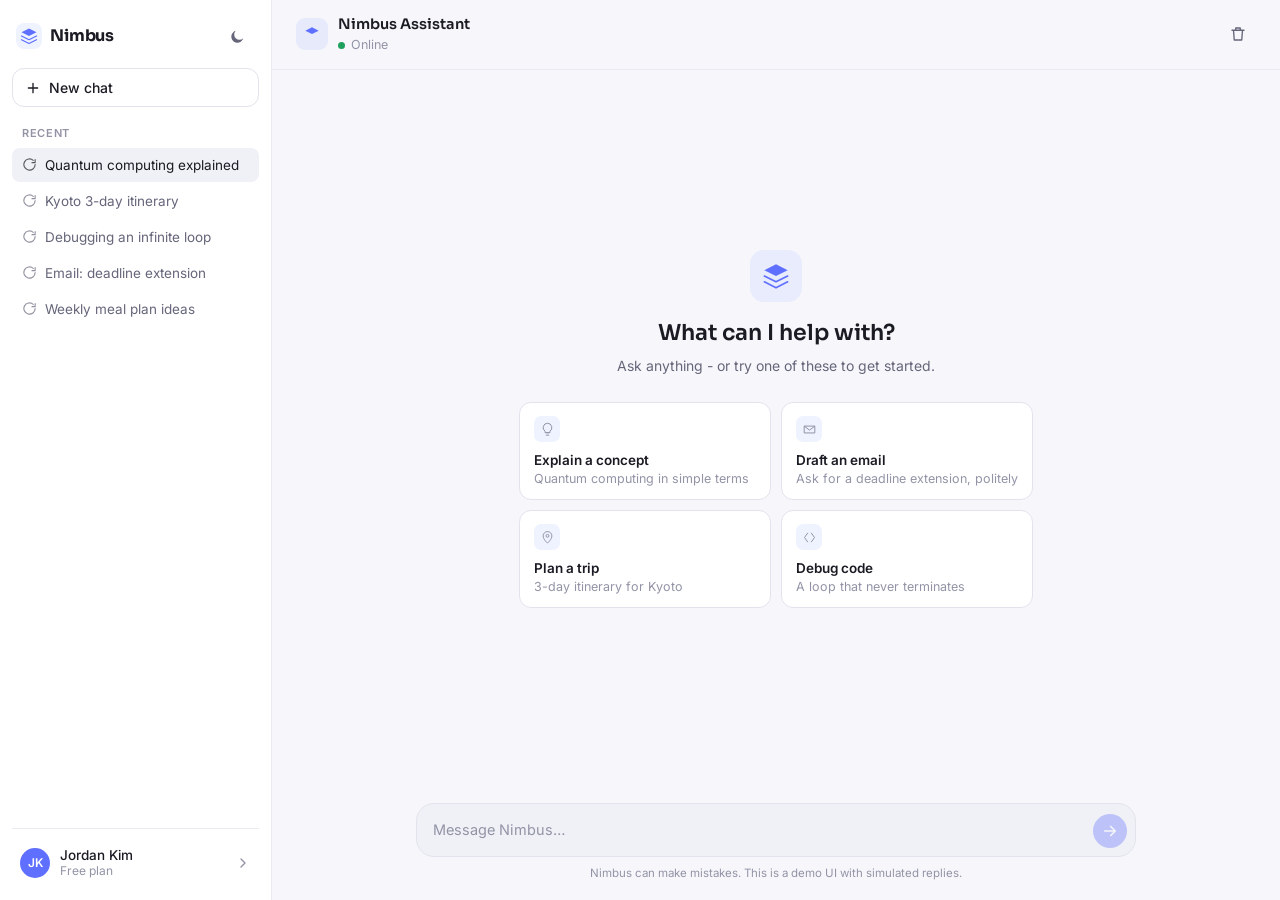
<file: Apexforge/apexforge/examples/nimbus-ai-chat/index.html>
<!doctype html>
<html lang="en">
<head>
<meta charset="UTF-8" />
<meta name="viewport" content="width=device-width, initial-scale=1.0" />
<title>Nimbus - AI Chat</title>
<link rel="preconnect" href="https://fonts.googleapis.com" />
<link rel="preconnect" href="https://fonts.gstatic.com" crossorigin />
<link href="https://fonts.googleapis.com/css2?family=Sora:wght@500;600;700&family=Inter:wght@400;500;600&display=swap" rel="stylesheet" />
<link rel="stylesheet" href="style.css" />
<script>
  // Applied before paint so there's no flash of the wrong theme.
  (function () {
    try {
      var saved = localStorage.getItem("nimbus-theme");
      var theme = saved || (window.matchMedia("(prefers-color-scheme: light)").matches ? "light" : "dark");
      document.documentElement.setAttribute("data-theme", theme);
    } catch (e) {
      document.documentElement.setAttribute("data-theme", "dark");
    }
  })();
</script>
</head>
<body>
  <div class="app">
    <!-- Mobile top bar -->
    <header class="mobile-bar">
      <button class="icon-btn" id="openSidebar" aria-label="Open chat history">
        <svg width="20" height="20" viewBox="0 0 24 24" fill="none"><path d="M3 6h18M3 12h18M3 18h18" stroke="currentColor" stroke-width="2" stroke-linecap="round"/></svg>
      </button>
      <span class="mobile-title">Nimbus</span>
      <button class="icon-btn" id="mobileNewChat" aria-label="New chat">
        <svg width="20" height="20" viewBox="0 0 24 24" fill="none"><path d="M12 5v14M5 12h14" stroke="currentColor" stroke-width="2" stroke-linecap="round"/></svg>
      </button>
    </header>

    <div class="scrim" id="scrim"></div>

    <aside class="sidebar" id="sidebar">
      <div class="sidebar-top">
        <div class="brand">
          <span class="brand-mark" aria-hidden="true">
            <svg width="18" height="18" viewBox="0 0 24 24" fill="none"><path d="M12 2L2 7l10 5 10-5-10-5z" fill="currentColor"/><path d="M2 17l10 5 10-5M2 12l10 5 10-5" stroke="currentColor" stroke-width="1.6" stroke-linecap="round" stroke-linejoin="round" fill="none"/></svg>
          </span>
          <span class="brand-name">Nimbus</span>
        </div>
        <div class="sidebar-top-actions">
          <button class="icon-btn" id="themeToggle" aria-label="Switch to light theme" title="Switch theme" aria-pressed="false">
            <svg width="17" height="17" viewBox="0 0 24 24" fill="none" class="theme-icon theme-icon--sun"><circle cx="12" cy="12" r="4.2" stroke="currentColor" stroke-width="1.8"/><path d="M12 2.5v2.2M12 19.3v2.2M4.9 4.9l1.6 1.6M17.5 17.5l1.6 1.6M2.5 12h2.2M19.3 12h2.2M4.9 19.1l1.6-1.6M17.5 6.5l1.6-1.6" stroke="currentColor" stroke-width="1.8" stroke-linecap="round"/></svg>
            <svg width="17" height="17" viewBox="0 0 24 24" fill="none" class="theme-icon theme-icon--moon"><path d="M20 14.5A8.5 8.5 0 119.5 4a7 7 0 1010.5 10.5z" fill="currentColor"/></svg>
          </button>
          <button class="icon-btn sidebar-close" id="closeSidebar" aria-label="Close chat history">
            <svg width="18" height="18" viewBox="0 0 24 24" fill="none"><path d="M6 6l12 12M18 6L6 18" stroke="currentColor" stroke-width="2" stroke-linecap="round"/></svg>
          </button>
        </div>
      </div>

      <button class="new-chat-btn" id="newChatBtn">
        <svg width="16" height="16" viewBox="0 0 24 24" fill="none"><path d="M12 5v14M5 12h14" stroke="currentColor" stroke-width="2" stroke-linecap="round"/></svg>
        New chat
      </button>

      <div class="history-label">Recent</div>
      <nav class="history-list" id="historyList" aria-label="Chat history"></nav>

      <div class="sidebar-footer">
        <button class="user-chip" id="userChip">
          <span class="avatar avatar--user">JK</span>
          <span class="user-chip-text">
            <span class="user-name">Jordan Kim</span>
            <span class="user-plan">Free plan</span>
          </span>
          <svg width="16" height="16" viewBox="0 0 24 24" fill="none" class="chip-caret"><path d="M9 6l6 6-6 6" stroke="currentColor" stroke-width="2" stroke-linecap="round" stroke-linejoin="round"/></svg>
        </button>
      </div>
    </aside>

    <main class="chat-main">
      <header class="chat-header">
        <div class="chat-header-info">
          <span class="bot-avatar">
            <svg width="16" height="16" viewBox="0 0 24 24" fill="none"><path d="M12 2L2 7l10 5 10-5-10-5z" fill="currentColor"/></svg>
          </span>
          <div>
            <div class="chat-title">Nimbus Assistant</div>
            <div class="chat-status"><span class="status-dot"></span>Online</div>
          </div>
        </div>
        <button class="icon-btn" id="clearChat" aria-label="Clear conversation" title="Clear conversation">
          <svg width="18" height="18" viewBox="0 0 24 24" fill="none"><path d="M4 7h16M9 7V4h6v3M6 7l1 13h10l1-13" stroke="currentColor" stroke-width="1.8" stroke-linecap="round" stroke-linejoin="round"/></svg>
        </button>
      </header>

      <div class="message-list" id="messageList">
        <div class="empty-state" id="emptyState">
          <span class="empty-mark">
            <svg width="28" height="28" viewBox="0 0 24 24" fill="none"><path d="M12 2L2 7l10 5 10-5-10-5z" fill="currentColor"/><path d="M2 17l10 5 10-5M2 12l10 5 10-5" stroke="currentColor" stroke-width="1.4" stroke-linecap="round" stroke-linejoin="round" fill="none"/></svg>
          </span>
          <h1>What can I help with?</h1>
          <p>Ask anything - or try one of these to get started.</p>
          <div class="suggestions" id="suggestions">
            <button class="suggestion-card" data-prompt="Explain quantum computing in simple terms">
              <span class="suggestion-icon"><svg width="15" height="15" viewBox="0 0 24 24" fill="none"><path d="M12 2a7 7 0 00-4 12.7V17h8v-2.3A7 7 0 0012 2z" stroke="currentColor" stroke-width="1.6" stroke-linejoin="round"/><path d="M10 21h4M11 17.5h2" stroke="currentColor" stroke-width="1.6" stroke-linecap="round"/></svg></span>
              <strong>Explain a concept</strong>
              <span>Quantum computing in simple terms</span>
            </button>
            <button class="suggestion-card" data-prompt="Write a polite email asking for a deadline extension">
              <span class="suggestion-icon"><svg width="15" height="15" viewBox="0 0 24 24" fill="none"><path d="M3.5 6.5h17v11h-17z" stroke="currentColor" stroke-width="1.6" stroke-linejoin="round"/><path d="M4 7l8 6 8-6" stroke="currentColor" stroke-width="1.6" stroke-linecap="round" stroke-linejoin="round"/></svg></span>
              <strong>Draft an email</strong>
              <span>Ask for a deadline extension, politely</span>
            </button>
            <button class="suggestion-card" data-prompt="Give me a 3-day itinerary for Kyoto, Japan">
              <span class="suggestion-icon"><svg width="15" height="15" viewBox="0 0 24 24" fill="none"><path d="M12 21s7-6.1 7-11.5A7 7 0 005 9.5C5 14.9 12 21 12 21z" stroke="currentColor" stroke-width="1.6" stroke-linejoin="round"/><circle cx="12" cy="9.3" r="2.3" stroke="currentColor" stroke-width="1.6"/></svg></span>
              <strong>Plan a trip</strong>
              <span>3-day itinerary for Kyoto</span>
            </button>
            <button class="suggestion-card" data-prompt="Debug this: my for loop never terminates in Python">
              <span class="suggestion-icon"><svg width="15" height="15" viewBox="0 0 24 24" fill="none"><path d="M9 5l-5 7 5 7M15 5l5 7-5 7" stroke="currentColor" stroke-width="1.6" stroke-linecap="round" stroke-linejoin="round"/></svg></span>
              <strong>Debug code</strong>
              <span>A loop that never terminates</span>
            </button>
          </div>
        </div>
      </div>

      <button class="scroll-bottom-btn" id="scrollBottomBtn" aria-label="Scroll to latest message" hidden>
        <svg width="16" height="16" viewBox="0 0 24 24" fill="none"><path d="M6 9l6 6 6-6" stroke="currentColor" stroke-width="2" stroke-linecap="round" stroke-linejoin="round"/></svg>
      </button>

      <form class="composer" id="composerForm">
        <div class="composer-box">
          <textarea
            id="messageInput"
            class="composer-input"
            placeholder="Message Nimbus…"
            rows="1"
            maxlength="4000"
            aria-label="Message"
          ></textarea>
          <button type="submit" class="send-btn" id="sendBtn" aria-label="Send message" disabled>
            <svg width="18" height="18" viewBox="0 0 24 24" fill="none"><path d="M5 12h14M13 6l6 6-6 6" stroke="currentColor" stroke-width="2.2" stroke-linecap="round" stroke-linejoin="round"/></svg>
          </button>
        </div>
        <div class="composer-hint">Nimbus can make mistakes. This is a demo UI with simulated replies.</div>
      </form>
    </main>
  </div>

  <script src="script.js"></script>
</body>
</html>
</file>
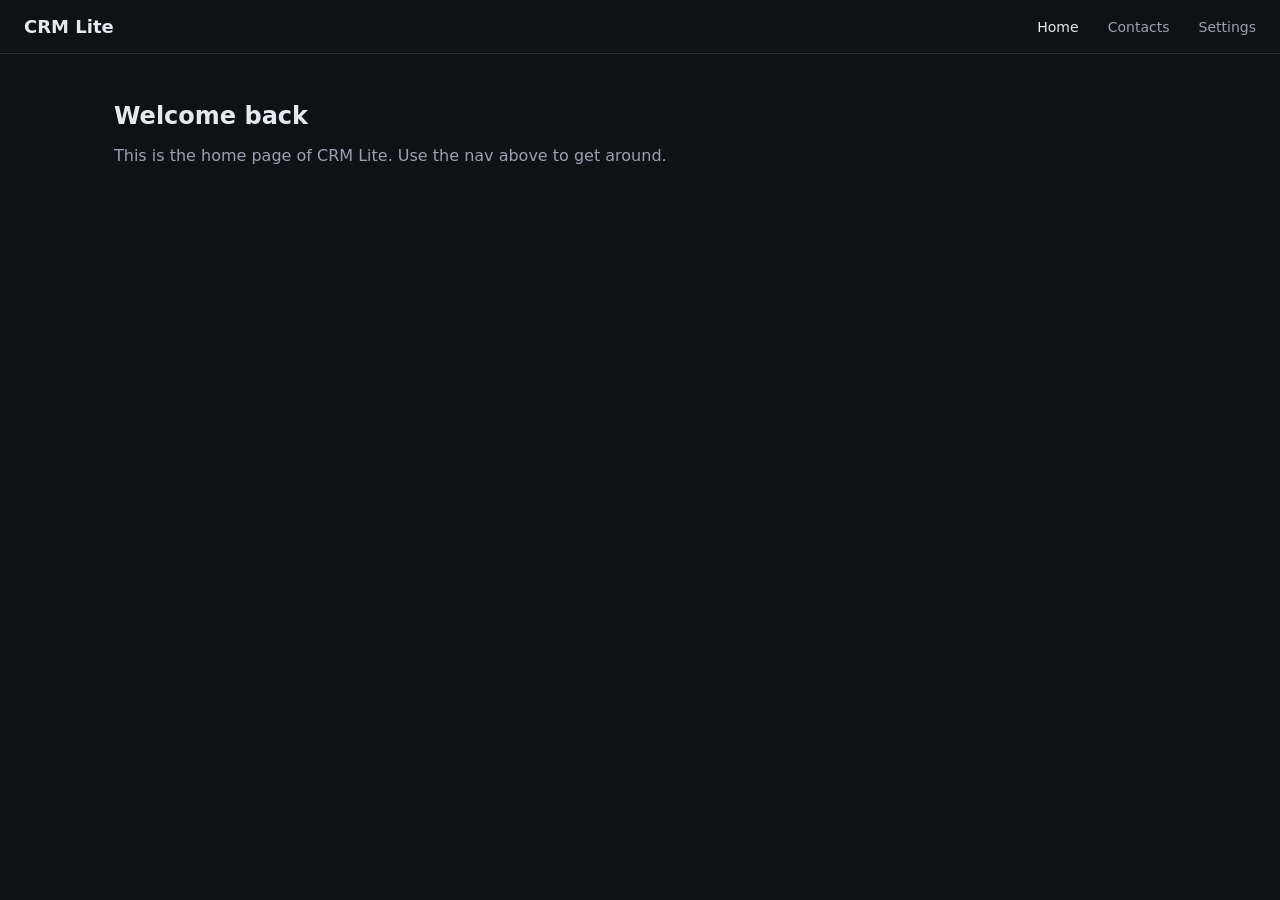
<file: Apexforge/apexforge/evals/dashboard-in-existing-site/files/index.html>
<!doctype html>
<html lang="en">
<head>
  <meta charset="UTF-8" />
  <meta name="viewport" content="width=device-width, initial-scale=1.0" />
  <title>CRM Lite</title>
  <link rel="stylesheet" href="style.css" />
</head>
<body>
  <header class="topbar">
    <div class="brand">CRM Lite</div>
    <nav class="topnav">
      <a href="index.html" class="active">Home</a>
      <a href="#">Contacts</a>
      <a href="#">Settings</a>
    </nav>
  </header>

  <main class="page">
    <h1>Welcome back</h1>
    <p>This is the home page of CRM Lite. Use the nav above to get around.</p>
  </main>
</body>
</html>
</file>
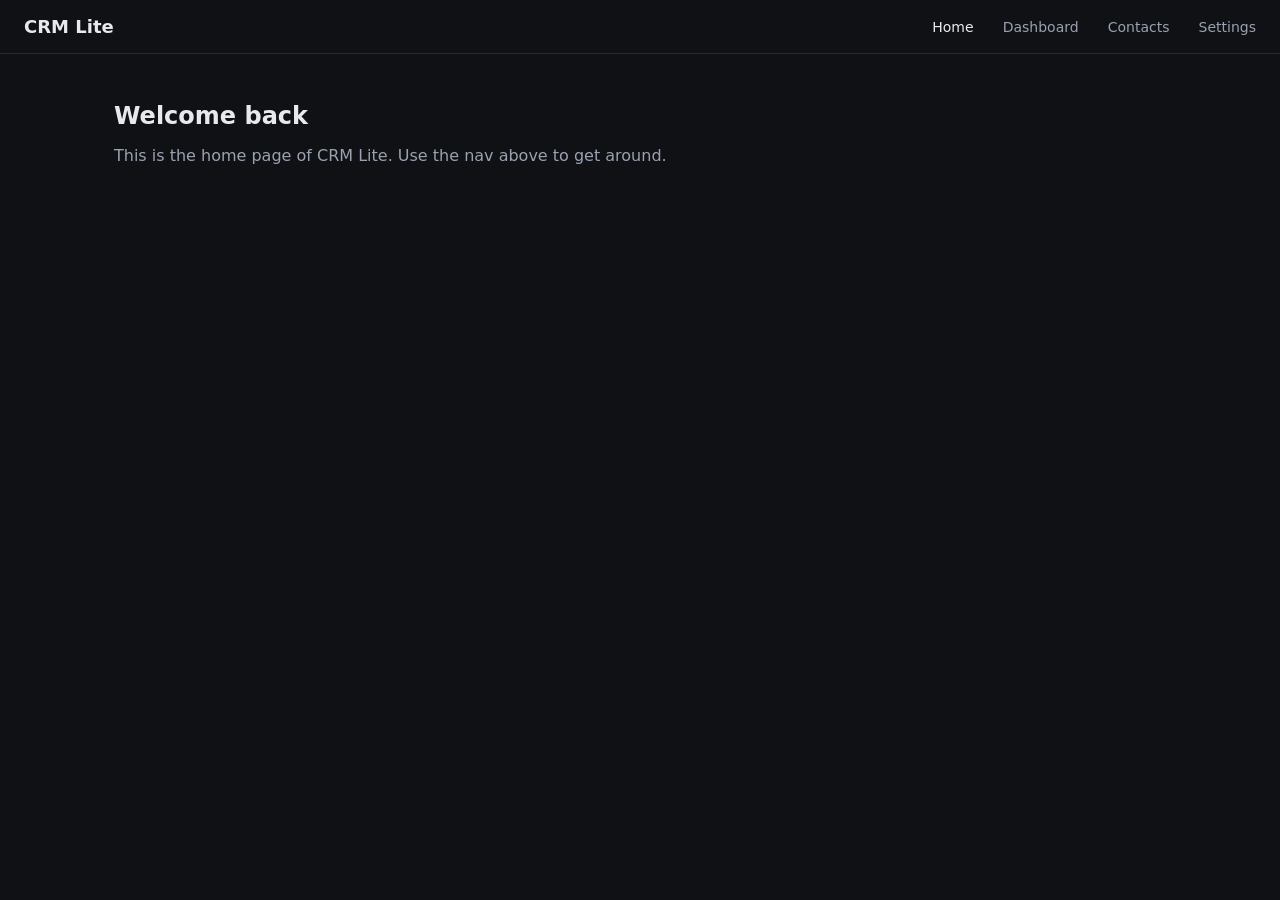
<file: Apexforge/apexforge-workspace/iteration-1/dashboard-in-existing-site/with_skill/outputs/index.html>
<!doctype html>
<html lang="en">
<head>
  <meta charset="UTF-8" />
  <meta name="viewport" content="width=device-width, initial-scale=1.0" />
  <title>CRM Lite</title>
  <link rel="stylesheet" href="style.css" />
</head>
<body>
  <header class="topbar">
    <div class="brand">CRM Lite</div>
    <nav class="topnav">
      <a href="index.html" class="active">Home</a>
      <a href="dashboard.html">Dashboard</a>
      <a href="#">Contacts</a>
      <a href="#">Settings</a>
    </nav>
  </header>

  <main class="page">
    <h1>Welcome back</h1>
    <p>This is the home page of CRM Lite. Use the nav above to get around.</p>
  </main>
</body>
</html>
</file>
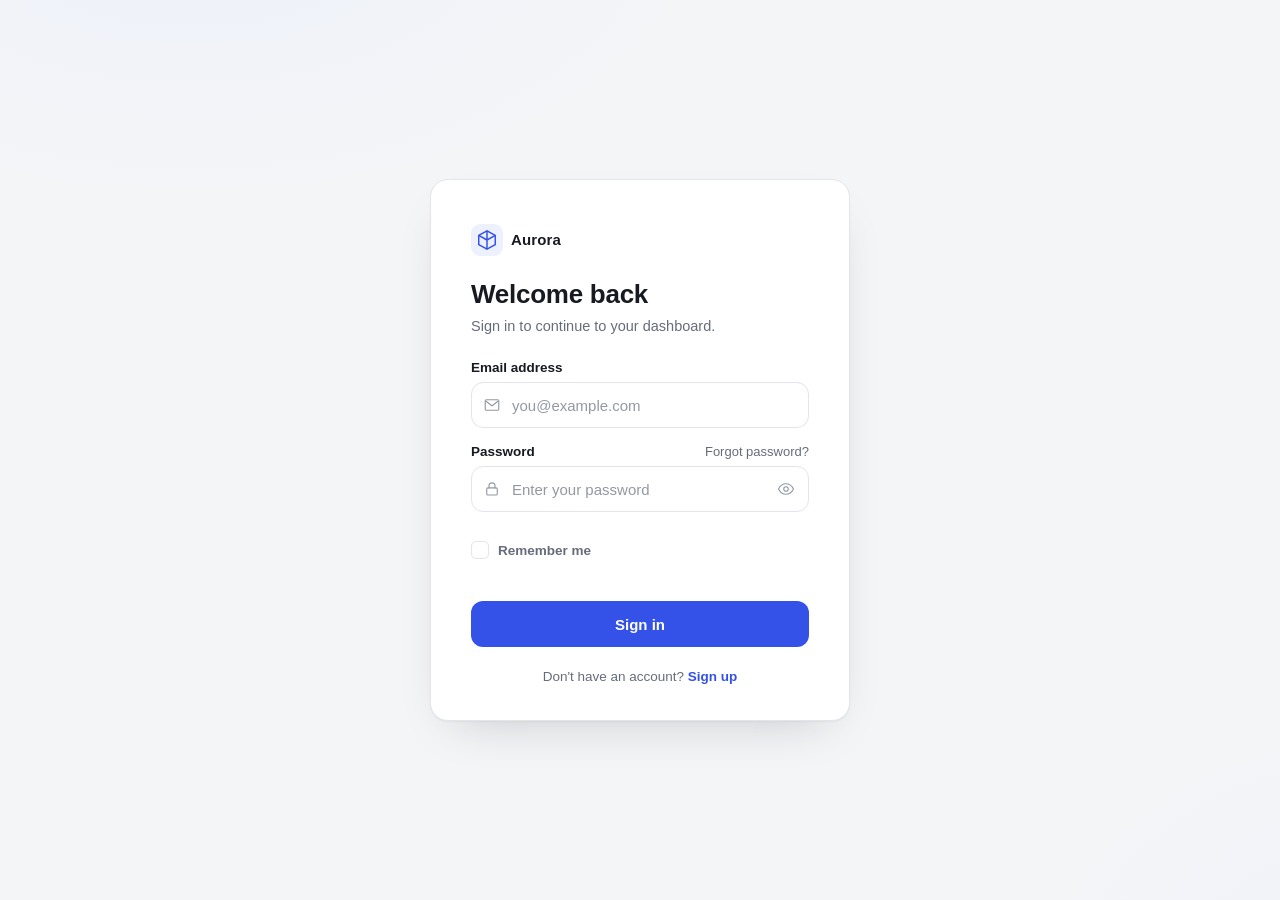
<file: Apexforge/apexforge-workspace/iteration-1/login-form-with-validation/with_skill/outputs/index.html>
<!doctype html>
<html lang="en">
<head>
<meta charset="UTF-8" />
<meta name="viewport" content="width=device-width, initial-scale=1.0" />
<title>Sign in · Aurora</title>
<link rel="stylesheet" href="style.css" />
</head>
<body>
  <div class="page">
    <div class="card">
      <div class="brand">
        <span class="brand-mark" aria-hidden="true">
          <svg width="22" height="22" viewBox="0 0 24 24" fill="none">
            <path d="M12 2L3 7v10l9 5 9-5V7l-9-5z" stroke="currentColor" stroke-width="1.6" stroke-linejoin="round"/>
            <path d="M12 2v20M3 7l9 5 9-5" stroke="currentColor" stroke-width="1.6" stroke-linejoin="round"/>
          </svg>
        </span>
        <span class="brand-name">Aurora</span>
      </div>

      <h1 class="title">Welcome back</h1>
      <p class="subtitle">Sign in to continue to your dashboard.</p>

      <div class="banner" id="formBanner" role="alert" hidden></div>

      <form id="loginForm" novalidate>
        <div class="field">
          <label for="email">Email address</label>
          <div class="input-wrap">
            <svg class="input-icon" width="18" height="18" viewBox="0 0 24 24" fill="none" aria-hidden="true">
              <path d="M3 6.5A1.5 1.5 0 0 1 4.5 5h15A1.5 1.5 0 0 1 21 6.5v11a1.5 1.5 0 0 1-1.5 1.5h-15A1.5 1.5 0 0 1 3 17.5v-11z" stroke="currentColor" stroke-width="1.5"/>
              <path d="M4 7l7.4 5.6a1 1 0 0 0 1.2 0L20 7" stroke="currentColor" stroke-width="1.5" stroke-linecap="round" stroke-linejoin="round"/>
            </svg>
            <input
              type="email"
              id="email"
              name="email"
              placeholder="you@example.com"
              autocomplete="email"
              aria-describedby="emailError"
              required
            />
          </div>
          <p class="error" id="emailError"></p>
        </div>

        <div class="field">
          <div class="field-head">
            <label for="password">Password</label>
            <a href="#" class="link-muted" id="forgotLink">Forgot password?</a>
          </div>
          <div class="input-wrap">
            <svg class="input-icon" width="18" height="18" viewBox="0 0 24 24" fill="none" aria-hidden="true">
              <rect x="5" y="10.5" width="14" height="9.5" rx="1.5" stroke="currentColor" stroke-width="1.5"/>
              <path d="M8 10.5V7.8a4 4 0 0 1 8 0v2.7" stroke="currentColor" stroke-width="1.5" stroke-linecap="round"/>
            </svg>
            <input
              type="password"
              id="password"
              name="password"
              placeholder="Enter your password"
              autocomplete="current-password"
              aria-describedby="passwordError"
              required
              minlength="8"
            />
            <button type="button" class="toggle-visibility" id="togglePassword" aria-label="Show password" aria-pressed="false">
              <svg class="icon-eye" width="18" height="18" viewBox="0 0 24 24" fill="none" aria-hidden="true">
                <path d="M2 12s3.6-7 10-7 10 7 10 7-3.6 7-10 7-10-7-10-7z" stroke="currentColor" stroke-width="1.5" stroke-linejoin="round"/>
                <circle cx="12" cy="12" r="3" stroke="currentColor" stroke-width="1.5"/>
              </svg>
              <svg class="icon-eye-off icon-is-hidden" width="18" height="18" viewBox="0 0 24 24" fill="none" aria-hidden="true">
                <path d="M3 3l18 18" stroke="currentColor" stroke-width="1.5" stroke-linecap="round"/>
                <path d="M9.9 5.2A10.8 10.8 0 0 1 12 5c6.4 0 10 7 10 7a15.6 15.6 0 0 1-3.2 4.1M6.5 6.6C4 8.3 2 12 2 12s3.6 7 10 7c1.1 0 2.1-.2 3-.5M9.9 9.9a3 3 0 0 0 4.2 4.2" stroke="currentColor" stroke-width="1.5" stroke-linecap="round" stroke-linejoin="round"/>
              </svg>
            </button>
          </div>
          <p class="error" id="passwordError"></p>
        </div>

        <div class="field-row">
          <label class="checkbox">
            <input type="checkbox" id="rememberMe" name="rememberMe" />
            <span class="checkbox-box" aria-hidden="true">
              <svg width="12" height="12" viewBox="0 0 16 16" fill="none">
                <path d="M3 8.5l3.2 3.2L13 4.5" stroke="white" stroke-width="2" stroke-linecap="round" stroke-linejoin="round"/>
              </svg>
            </span>
            <span>Remember me</span>
          </label>
        </div>

        <button type="submit" class="submit-btn" id="submitBtn">
          <span class="btn-label">Sign in</span>
          <span class="spinner" aria-hidden="true" hidden></span>
        </button>
      </form>

      <p class="signup-line">
        Don't have an account? <a href="#" id="signupLink" class="link-strong">Sign up</a>
      </p>
    </div>
  </div>

  <script src="script.js"></script>
</body>
</html>
</file>
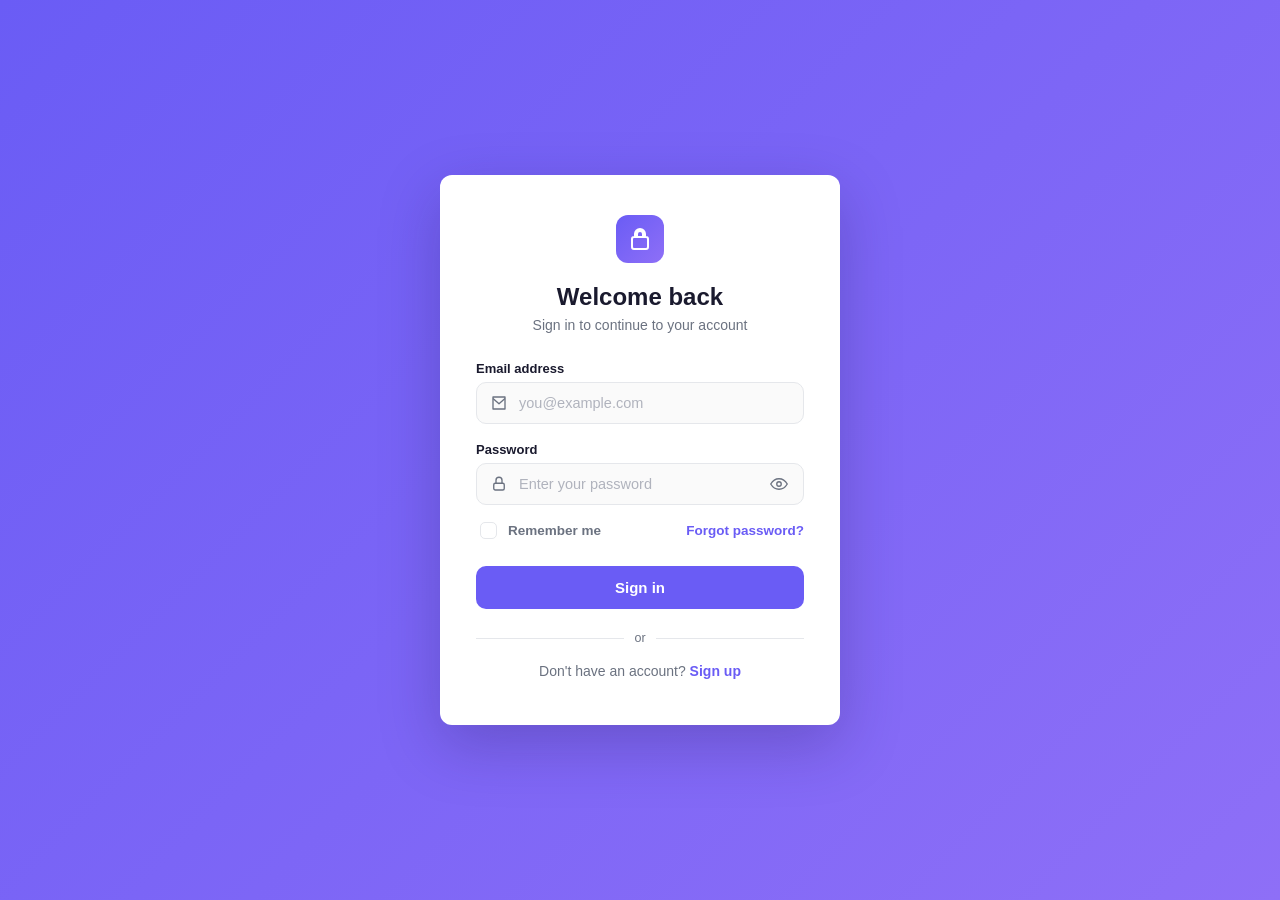
<file: Apexforge/apexforge-workspace/iteration-1/login-form-with-validation/without_skill/outputs/index.html>
<!DOCTYPE html>
<html lang="en">
<head>
<meta charset="UTF-8">
<meta name="viewport" content="width=device-width, initial-scale=1.0">
<title>Sign In</title>
<style>
  :root {
    --bg-grad-1: #6a5cf5;
    --bg-grad-2: #8e6ff7;
    --card-bg: #ffffff;
    --text-primary: #1a1a2e;
    --text-secondary: #6b7280;
    --accent: #6a5cf5;
    --accent-hover: #5847d9;
    --border: #e5e7eb;
    --border-focus: #6a5cf5;
    --error: #e5484d;
    --error-bg: #fef2f2;
    --radius: 12px;
  }

  * {
    box-sizing: border-box;
  }

  html, body {
    margin: 0;
    padding: 0;
    height: 100%;
    font-family: 'Segoe UI', 'Helvetica Neue', Arial, sans-serif;
  }

  body {
    min-height: 100vh;
    display: flex;
    align-items: center;
    justify-content: center;
    background: linear-gradient(135deg, var(--bg-grad-1), var(--bg-grad-2));
    padding: 24px;
  }

  .card {
    background: var(--card-bg);
    width: 100%;
    max-width: 400px;
    border-radius: var(--radius);
    padding: 40px 36px 32px;
    box-shadow: 0 20px 60px rgba(30, 20, 80, 0.25);
    animation: rise 0.45s ease-out;
  }

  @keyframes rise {
    from { opacity: 0; transform: translateY(14px); }
    to   { opacity: 1; transform: translateY(0); }
  }

  .logo {
    width: 48px;
    height: 48px;
    border-radius: 12px;
    background: linear-gradient(135deg, var(--bg-grad-1), var(--bg-grad-2));
    display: flex;
    align-items: center;
    justify-content: center;
    margin: 0 auto 20px;
  }

  .logo svg {
    width: 24px;
    height: 24px;
    stroke: #fff;
    fill: none;
    stroke-width: 2;
  }

  h1 {
    font-size: 24px;
    font-weight: 700;
    color: var(--text-primary);
    text-align: center;
    margin: 0 0 6px;
  }

  .subtitle {
    font-size: 14px;
    color: var(--text-secondary);
    text-align: center;
    margin: 0 0 28px;
  }

  form {
    display: flex;
    flex-direction: column;
    gap: 18px;
  }

  .field {
    display: flex;
    flex-direction: column;
    gap: 6px;
  }

  label {
    font-size: 13px;
    font-weight: 600;
    color: var(--text-primary);
  }

  .input-wrap {
    position: relative;
    display: flex;
    align-items: center;
  }

  .input-wrap svg.icon {
    position: absolute;
    left: 14px;
    width: 18px;
    height: 18px;
    stroke: var(--text-secondary);
    fill: none;
    stroke-width: 1.8;
    pointer-events: none;
  }

  input[type="email"],
  input[type="password"],
  input[type="text"] {
    width: 100%;
    padding: 12px 14px 12px 42px;
    border: 1.5px solid var(--border);
    border-radius: 10px;
    font-size: 14.5px;
    color: var(--text-primary);
    outline: none;
    transition: border-color 0.15s ease, box-shadow 0.15s ease;
    background: #fafafa;
  }

  input::placeholder {
    color: #b0b3bd;
  }

  input:focus {
    border-color: var(--border-focus);
    background: #fff;
    box-shadow: 0 0 0 3px rgba(106, 92, 245, 0.12);
  }

  input.input-error {
    border-color: var(--error);
  }

  input.input-error:focus {
    box-shadow: 0 0 0 3px rgba(229, 72, 77, 0.12);
  }

  .toggle-pw {
    position: absolute;
    right: 12px;
    background: none;
    border: none;
    cursor: pointer;
    padding: 4px;
    display: flex;
    align-items: center;
    color: var(--text-secondary);
  }

  .toggle-pw svg {
    width: 18px;
    height: 18px;
    stroke: currentColor;
    fill: none;
    stroke-width: 1.8;
  }

  .error-msg {
    font-size: 12.5px;
    color: var(--error);
    min-height: 0;
    display: none;
  }

  .error-msg.show {
    display: block;
  }

  .row-between {
    display: flex;
    align-items: center;
    justify-content: space-between;
    margin-top: -4px;
  }

  .remember {
    display: flex;
    align-items: center;
    gap: 8px;
    font-size: 13.5px;
    color: var(--text-secondary);
    cursor: pointer;
    user-select: none;
  }

  .remember input[type="checkbox"] {
    appearance: none;
    -webkit-appearance: none;
    width: 17px;
    height: 17px;
    border: 1.5px solid var(--border);
    border-radius: 5px;
    cursor: pointer;
    display: inline-flex;
    align-items: center;
    justify-content: center;
    position: relative;
    flex-shrink: 0;
    transition: background 0.15s, border-color 0.15s;
  }

  .remember input[type="checkbox"]:checked {
    background: var(--accent);
    border-color: var(--accent);
  }

  .remember input[type="checkbox"]:checked::after {
    content: "";
    position: absolute;
    left: 5px;
    top: 1.5px;
    width: 5px;
    height: 9px;
    border: solid white;
    border-width: 0 2px 2px 0;
    transform: rotate(45deg);
  }

  .forgot-link {
    font-size: 13.5px;
    color: var(--accent);
    text-decoration: none;
    font-weight: 600;
  }

  .forgot-link:hover {
    text-decoration: underline;
  }

  .submit-btn {
    margin-top: 6px;
    background: var(--accent);
    color: #fff;
    border: none;
    border-radius: 10px;
    padding: 13px;
    font-size: 15px;
    font-weight: 600;
    cursor: pointer;
    transition: background 0.15s ease, transform 0.08s ease;
    display: flex;
    align-items: center;
    justify-content: center;
    gap: 8px;
  }

  .submit-btn:hover {
    background: var(--accent-hover);
  }

  .submit-btn:active {
    transform: scale(0.98);
  }

  .submit-btn:disabled {
    opacity: 0.75;
    cursor: not-allowed;
  }

  .spinner {
    width: 16px;
    height: 16px;
    border: 2px solid rgba(255,255,255,0.4);
    border-top-color: #fff;
    border-radius: 50%;
    animation: spin 0.7s linear infinite;
    display: none;
  }

  .submit-btn.loading .spinner {
    display: inline-block;
  }

  .submit-btn.loading .btn-text {
    display: none;
  }

  @keyframes spin {
    to { transform: rotate(360deg); }
  }

  .divider {
    display: flex;
    align-items: center;
    gap: 10px;
    margin: 22px 0 18px;
    color: var(--text-secondary);
    font-size: 12.5px;
  }

  .divider::before,
  .divider::after {
    content: "";
    flex: 1;
    height: 1px;
    background: var(--border);
  }

  .signup {
    text-align: center;
    font-size: 14px;
    color: var(--text-secondary);
  }

  .signup a {
    color: var(--accent);
    font-weight: 600;
    text-decoration: none;
  }

  .signup a:hover {
    text-decoration: underline;
  }

  .toast {
    position: fixed;
    bottom: 28px;
    left: 50%;
    transform: translateX(-50%) translateY(20px);
    background: #1a1a2e;
    color: #fff;
    padding: 12px 20px;
    border-radius: 10px;
    font-size: 14px;
    opacity: 0;
    transition: opacity 0.25s ease, transform 0.25s ease;
    pointer-events: none;
    box-shadow: 0 8px 24px rgba(0,0,0,0.25);
  }

  .toast.show {
    opacity: 1;
    transform: translateX(-50%) translateY(0);
  }

  @media (prefers-color-scheme: dark) {
    body {
      background: linear-gradient(135deg, #2a2550, #4b3a8f);
    }
    .card {
      background: #1e1e2e;
      box-shadow: 0 20px 60px rgba(0,0,0,0.45);
    }
    h1, label { color: #f1f1f6; }
    .subtitle, .remember, .signup { color: #a0a3b1; }
    input {
      background: #262636;
      border-color: #3a3a4d;
      color: #f1f1f6;
    }
    input:focus { background: #2b2b3d; }
    .divider::before, .divider::after { background: #3a3a4d; }
    .remember input[type="checkbox"] { border-color: #4a4a5d; }
  }
</style>
</head>
<body>

  <div class="card">
    <div class="logo">
      <svg viewBox="0 0 24 24"><path d="M12 2a5 5 0 0 0-5 5v3H6a2 2 0 0 0-2 2v8a2 2 0 0 0 2 2h12a2 2 0 0 0 2-2v-8a2 2 0 0 0-2-2h-1V7a5 5 0 0 0-5-5zm-3 8V7a3 3 0 0 1 6 0v3H9z"/></svg>
    </div>
    <h1>Welcome back</h1>
    <p class="subtitle">Sign in to continue to your account</p>

    <form id="loginForm" novalidate>
      <div class="field">
        <label for="email">Email address</label>
        <div class="input-wrap">
          <svg class="icon" viewBox="0 0 24 24"><path d="M4 4h16v16H4z" stroke-linejoin="round"/><path d="M4 6l8 7 8-7" stroke-linejoin="round"/></svg>
          <input type="email" id="email" name="email" placeholder="you@example.com" autocomplete="email">
        </div>
        <span class="error-msg" id="emailError">Please enter a valid email address.</span>
      </div>

      <div class="field">
        <label for="password">Password</label>
        <div class="input-wrap">
          <svg class="icon" viewBox="0 0 24 24"><rect x="5" y="11" width="14" height="9" rx="2"/><path d="M8 11V7a4 4 0 0 1 8 0v4"/></svg>
          <input type="password" id="password" name="password" placeholder="Enter your password" autocomplete="current-password">
          <button type="button" class="toggle-pw" id="togglePw" aria-label="Show password">
            <svg id="eyeIcon" viewBox="0 0 24 24"><path d="M1 12s4-7 11-7 11 7 11 7-4 7-11 7-11-7-11-7z"/><circle cx="12" cy="12" r="3"/></svg>
          </button>
        </div>
        <span class="error-msg" id="passwordError">Password must be at least 6 characters.</span>
      </div>

      <div class="row-between">
        <label class="remember">
          <input type="checkbox" id="remember" name="remember">
          Remember me
        </label>
        <a href="#" class="forgot-link" id="forgotLink">Forgot password?</a>
      </div>

      <button type="submit" class="submit-btn" id="submitBtn">
        <span class="spinner"></span>
        <span class="btn-text">Sign in</span>
      </button>
    </form>

    <div class="divider">or</div>
    <p class="signup">Don't have an account? <a href="#" id="signupLink">Sign up</a></p>
  </div>

  <div class="toast" id="toast"></div>

<script>
  const form = document.getElementById('loginForm');
  const emailInput = document.getElementById('email');
  const passwordInput = document.getElementById('password');
  const emailError = document.getElementById('emailError');
  const passwordError = document.getElementById('passwordError');
  const submitBtn = document.getElementById('submitBtn');
  const togglePw = document.getElementById('togglePw');
  const eyeIcon = document.getElementById('eyeIcon');
  const toast = document.getElementById('toast');
  const forgotLink = document.getElementById('forgotLink');
  const signupLink = document.getElementById('signupLink');

  function showToast(message) {
    toast.textContent = message;
    toast.classList.add('show');
    setTimeout(() => toast.classList.remove('show'), 2500);
  }

  function isValidEmail(value) {
    return /^[^\s@]+@[^\s@]+\.[^\s@]+$/.test(value);
  }

  function validateEmail() {
    const value = emailInput.value.trim();
    const valid = isValidEmail(value);
    emailInput.classList.toggle('input-error', !valid);
    emailError.classList.toggle('show', !valid);
    return valid;
  }

  function validatePassword() {
    const value = passwordInput.value;
    const valid = value.length >= 6;
    passwordInput.classList.toggle('input-error', !valid);
    passwordError.classList.toggle('show', !valid);
    return valid;
  }

  emailInput.addEventListener('blur', validateEmail);
  passwordInput.addEventListener('blur', validatePassword);

  emailInput.addEventListener('input', () => {
    if (emailInput.classList.contains('input-error')) validateEmail();
  });
  passwordInput.addEventListener('input', () => {
    if (passwordInput.classList.contains('input-error')) validatePassword();
  });

  togglePw.addEventListener('click', () => {
    const isPassword = passwordInput.type === 'password';
    passwordInput.type = isPassword ? 'text' : 'password';
    togglePw.setAttribute('aria-label', isPassword ? 'Hide password' : 'Show password');
    eyeIcon.innerHTML = isPassword
      ? '<path d="M3 3l18 18"/><path d="M10.6 10.6a2 2 0 0 0 2.8 2.8"/><path d="M9.5 5.4A10.6 10.6 0 0 1 12 5c7 0 11 7 11 7a13.2 13.2 0 0 1-3 3.4M6.3 6.3C3.5 8.1 1 12 1 12s4 7 11 7a10.6 10.6 0 0 0 4.1-.8"/>'
      : '<path d="M1 12s4-7 11-7 11 7 11 7-4 7-11 7-11-7-11-7z"/><circle cx="12" cy="12" r="3"/>';
  });

  form.addEventListener('submit', (e) => {
    e.preventDefault();
    const emailValid = validateEmail();
    const passwordValid = validatePassword();
    if (!emailValid || !passwordValid) return;

    submitBtn.classList.add('loading');
    submitBtn.disabled = true;

    setTimeout(() => {
      submitBtn.classList.remove('loading');
      submitBtn.disabled = false;
      showToast('Signed in successfully (demo only).');
      form.reset();
      emailInput.classList.remove('input-error');
      passwordInput.classList.remove('input-error');
      emailError.classList.remove('show');
      passwordError.classList.remove('show');
    }, 1200);
  });

  forgotLink.addEventListener('click', (e) => {
    e.preventDefault();
    showToast('Forgot password flow would go here.');
  });

  signupLink.addEventListener('click', (e) => {
    e.preventDefault();
    showToast('Sign up flow would go here.');
  });
</script>

</body>
</html>
</file>
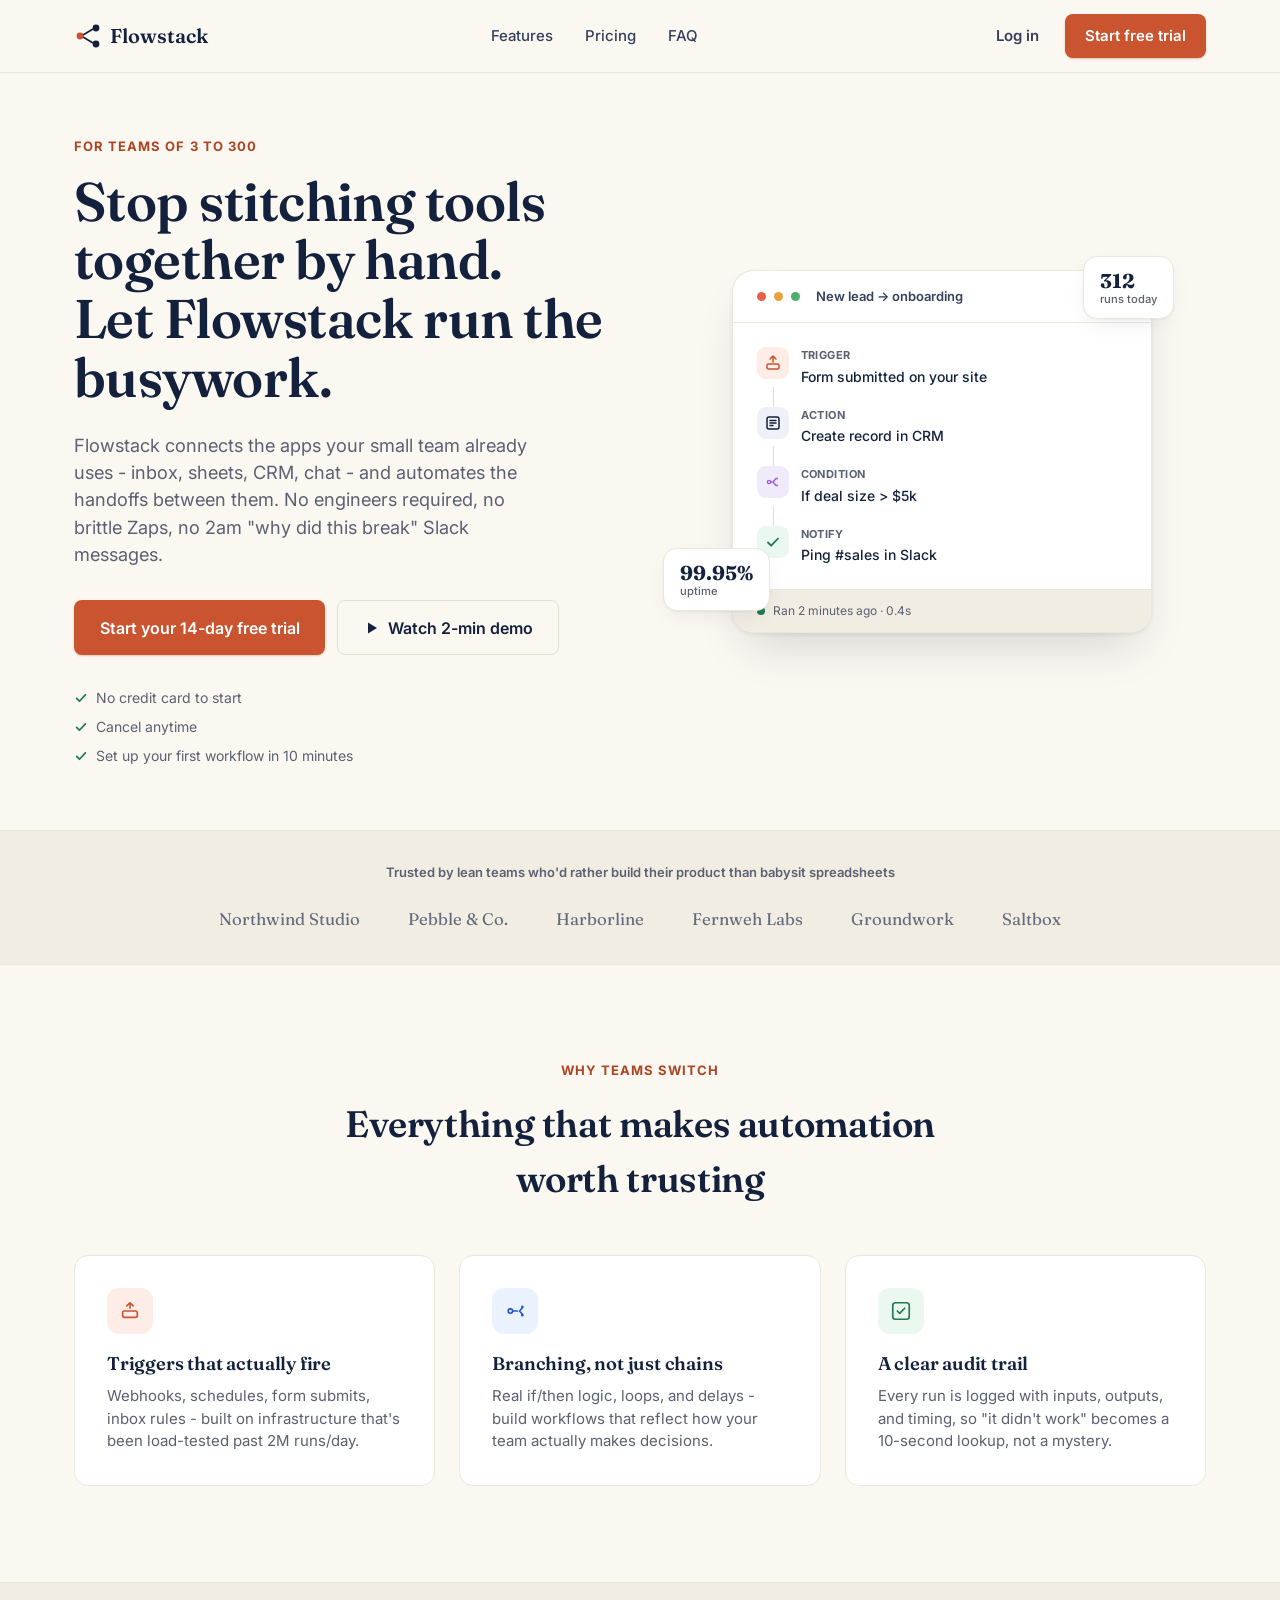
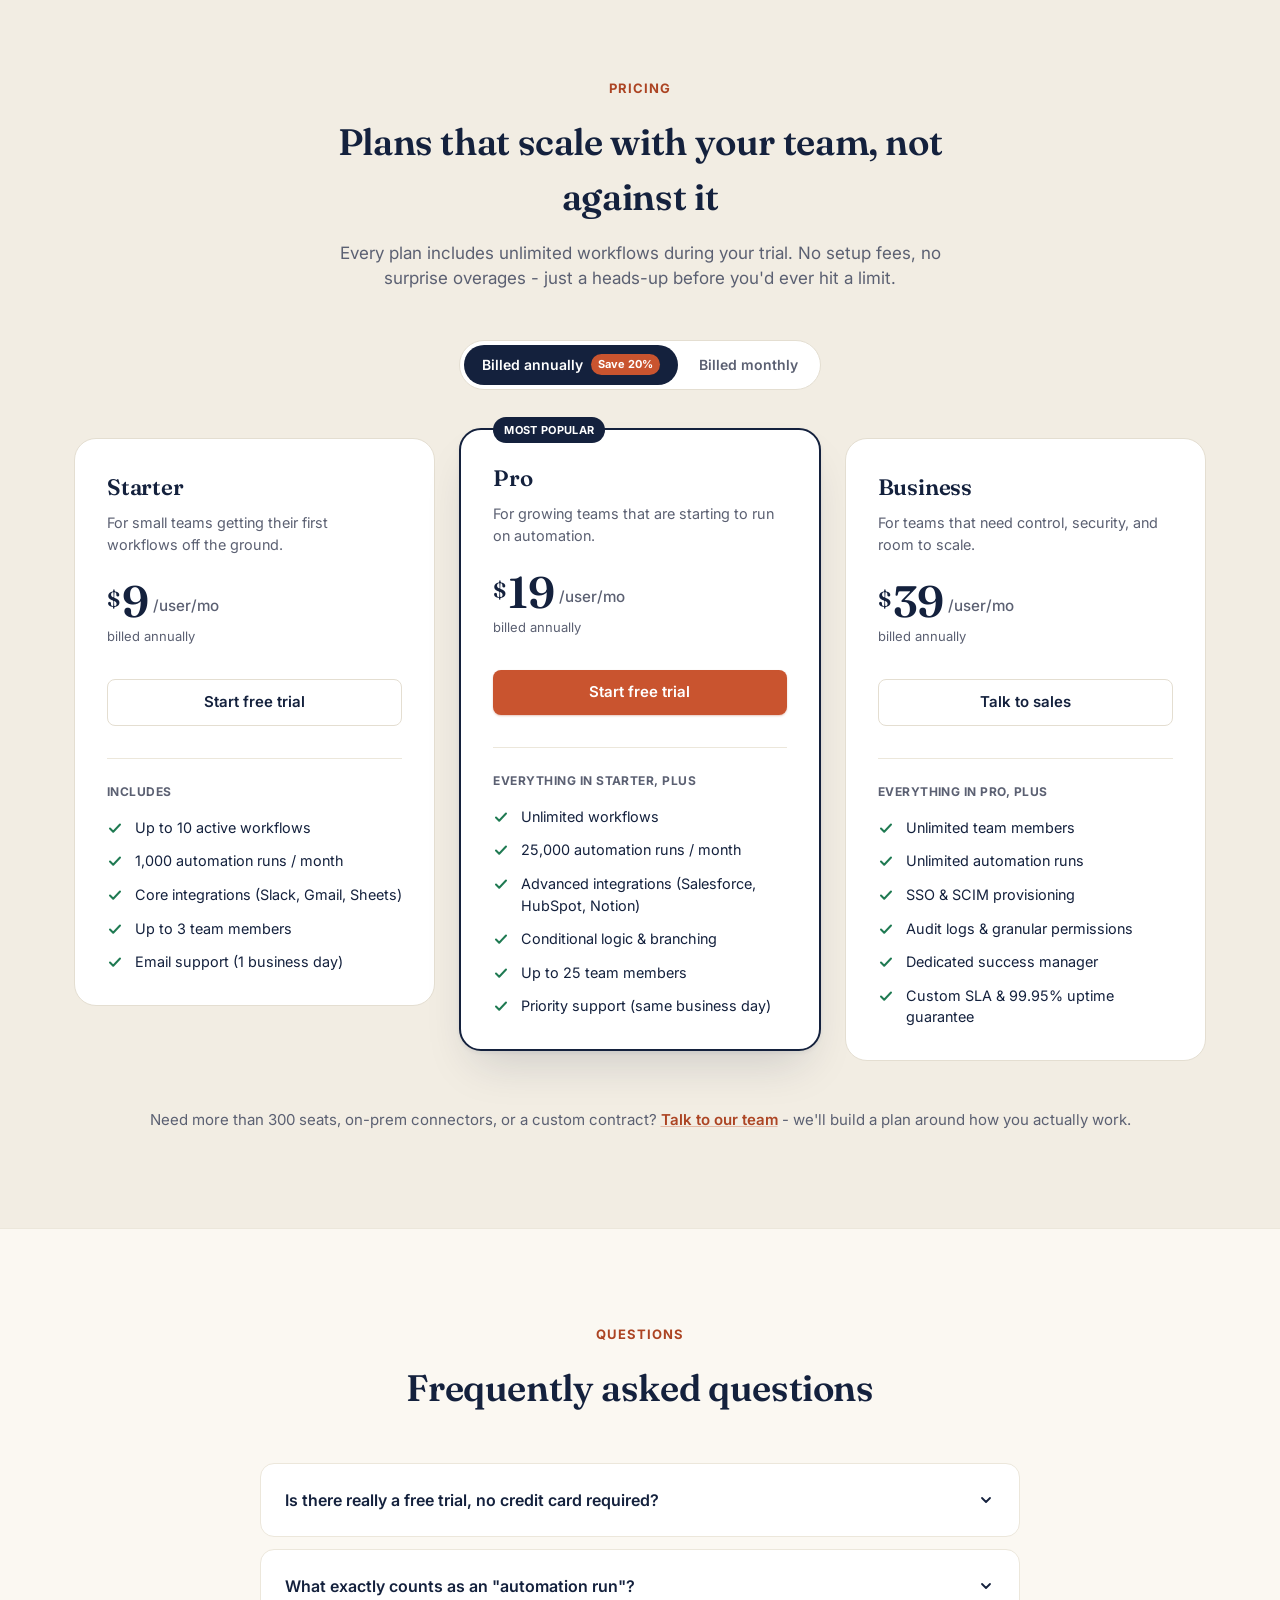
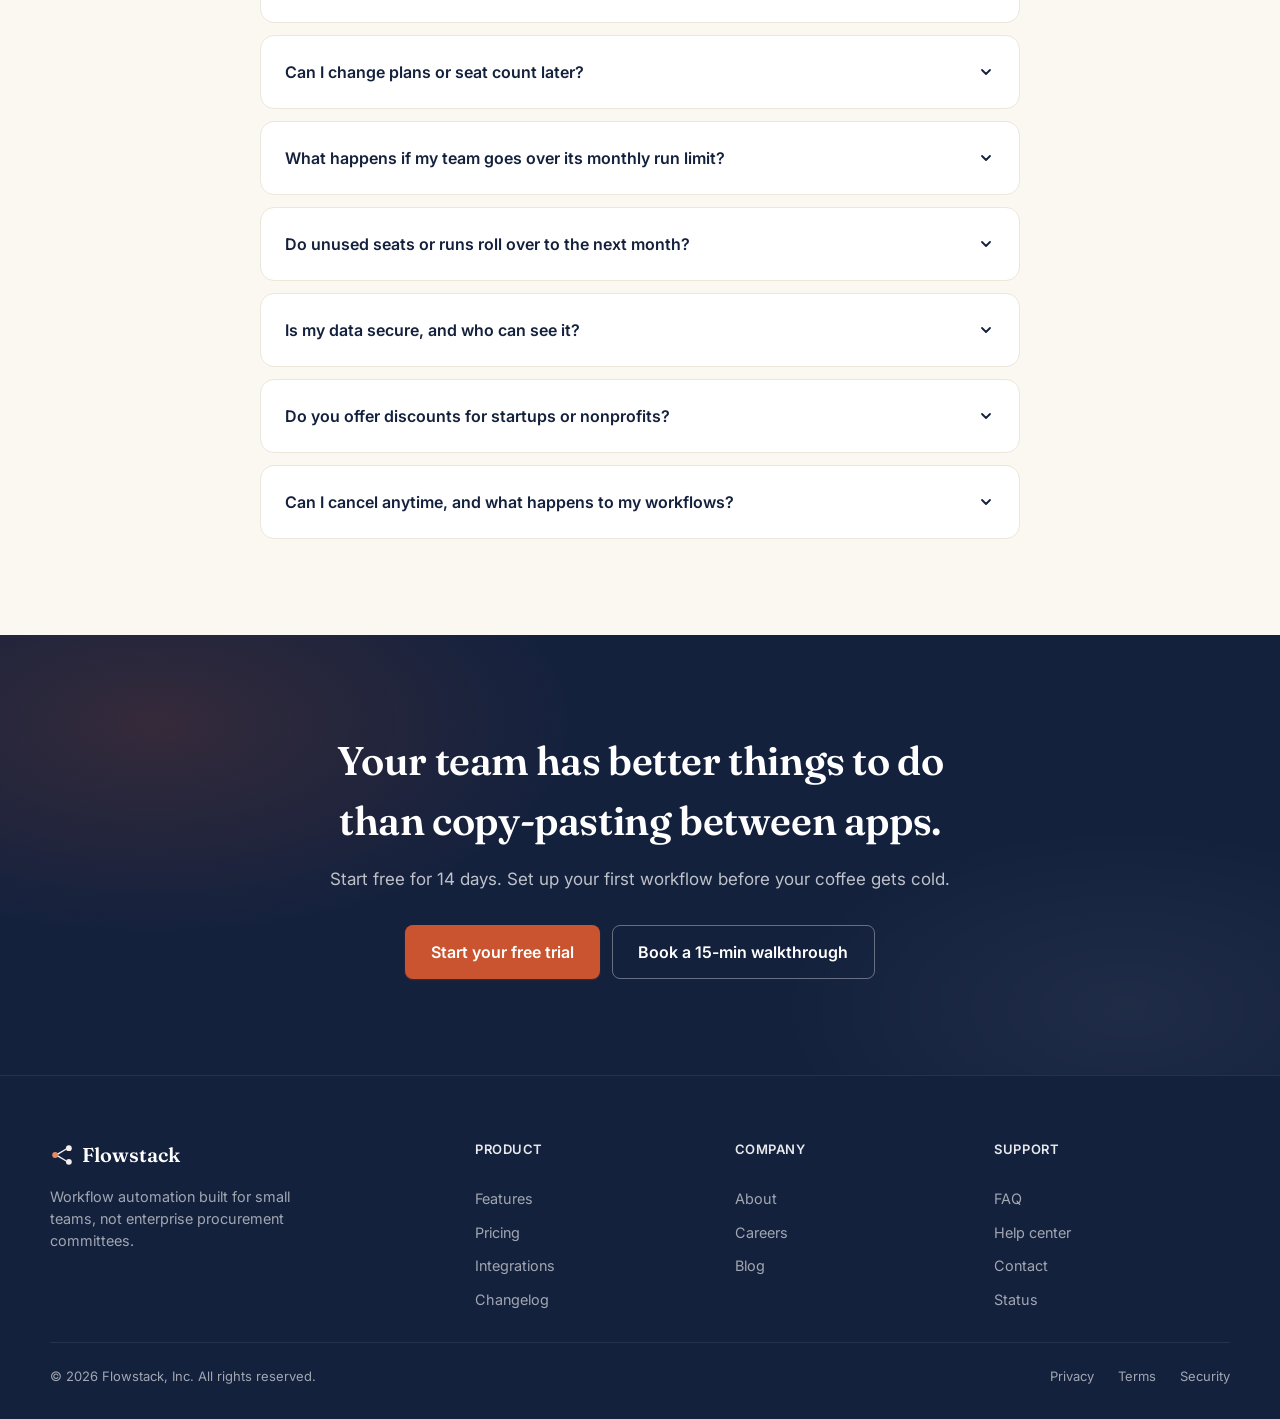
<file: Apexforge/apexforge-workspace/iteration-1/saas-pricing-landing-page/with_skill/outputs/index.html>
<!DOCTYPE html>
<html lang="en">
<head>
<meta charset="UTF-8" />
<meta name="viewport" content="width=device-width, initial-scale=1.0" />
<title>Pricing - Flowstack</title>
<meta name="description" content="Simple, transparent pricing for Flowstack - the workflow automation tool built for small teams." />
<link rel="icon" href="data:,">
<link rel="preconnect" href="https://fonts.googleapis.com">
<link rel="preconnect" href="https://fonts.gstatic.com" crossorigin>
<link href="https://fonts.googleapis.com/css2?family=Fraunces:ital,opsz,wght@0,9..144,420..700;1,9..144,420..600&family=Inter:wght@400;500;600;700;800&display=swap" rel="stylesheet">
<link rel="stylesheet" href="styles.css">
</head>
<body>

<a class="skip-link" href="#pricing">Skip to pricing</a>

<!-- ============ NAV ============ -->
<header class="site-header">
  <div class="wrap header-inner">
    <a href="#top" class="logo" aria-label="Flowstack home">
      <svg width="28" height="28" viewBox="0 0 28 28" fill="none" xmlns="http://www.w3.org/2000/svg" aria-hidden="true">
        <circle cx="6" cy="14" r="3.4" fill="#C9542F"/>
        <circle cx="22" cy="6" r="3.4" fill="#14213D"/>
        <circle cx="22" cy="22" r="3.4" fill="#14213D"/>
        <path d="M9 13 L19 7" stroke="#14213D" stroke-width="1.6"/>
        <path d="M9 15 L19 21" stroke="#14213D" stroke-width="1.6"/>
      </svg>
      <span>Flowstack</span>
    </a>

    <nav class="main-nav" aria-label="Primary">
      <a href="#features">Features</a>
      <a href="#pricing">Pricing</a>
      <a href="#faq">FAQ</a>
    </nav>

    <div class="header-actions">
      <a href="#" class="btn btn-ghost">Log in</a>
      <a href="#pricing" class="btn btn-primary">Start free trial</a>
    </div>

    <button class="nav-toggle" id="navToggle" aria-label="Open menu" aria-expanded="false" aria-controls="mobileNav">
      <span></span><span></span><span></span>
    </button>
  </div>

  <div class="mobile-nav" id="mobileNav">
    <a href="#features">Features</a>
    <a href="#pricing">Pricing</a>
    <a href="#faq">FAQ</a>
    <hr>
    <a href="#" class="btn btn-ghost btn-block">Log in</a>
    <a href="#pricing" class="btn btn-primary btn-block">Start free trial</a>
  </div>
</header>

<main id="top">

  <!-- ============ HERO / TOP CTA ============ -->
  <section class="hero">
    <div class="wrap hero-inner">
      <div class="hero-copy">
        <p class="eyebrow">For teams of 3 to 300</p>
        <h1>Stop stitching tools together by hand.<br>Let Flowstack run the busywork.</h1>
        <p class="hero-sub">
          Flowstack connects the apps your small team already uses - inbox, sheets, CRM, chat - and
          automates the handoffs between them. No engineers required, no brittle Zaps, no 2am "why did this break" Slack messages.
        </p>
        <div class="hero-cta-row">
          <a href="#pricing" class="btn btn-primary btn-lg">Start your 14-day free trial</a>
          <a href="#demo" class="btn btn-outline btn-lg" id="demoBtn">
            <svg width="16" height="16" viewBox="0 0 16 16" fill="none" aria-hidden="true"><path d="M4 2.5L13 8L4 13.5V2.5Z" fill="currentColor"/></svg>
            Watch 2-min demo
          </a>
        </div>
        <ul class="hero-trust">
          <li><svg width="14" height="14" viewBox="0 0 16 16" fill="none"><path d="M3 8.5L6.2 11.7L13 4.5" stroke="#1F7A52" stroke-width="2" stroke-linecap="round" stroke-linejoin="round"/></svg> No credit card to start</li>
          <li><svg width="14" height="14" viewBox="0 0 16 16" fill="none"><path d="M3 8.5L6.2 11.7L13 4.5" stroke="#1F7A52" stroke-width="2" stroke-linecap="round" stroke-linejoin="round"/></svg> Cancel anytime</li>
          <li><svg width="14" height="14" viewBox="0 0 16 16" fill="none"><path d="M3 8.5L6.2 11.7L13 4.5" stroke="#1F7A52" stroke-width="2" stroke-linecap="round" stroke-linejoin="round"/></svg> Set up your first workflow in 10 minutes</li>
        </ul>
      </div>

      <div class="hero-visual" aria-hidden="true">
        <div class="flow-card">
          <div class="flow-card-head">
            <span class="dot dot-red"></span><span class="dot dot-amber"></span><span class="dot dot-green"></span>
            <span class="flow-card-title">New lead → onboarding</span>
          </div>
          <div class="flow-steps">
            <div class="flow-step">
              <div class="flow-step-icon icon-trigger">
                <svg width="16" height="16" viewBox="0 0 16 16" fill="none"><path d="M8 1v6M8 1L5 4M8 1l3 3" stroke="#C9542F" stroke-width="1.5" stroke-linecap="round" stroke-linejoin="round"/><rect x="2" y="9" width="12" height="5" rx="1.5" stroke="#C9542F" stroke-width="1.5"/></svg>
              </div>
              <div>
                <p class="flow-step-label">Trigger</p>
                <p class="flow-step-text">Form submitted on your site</p>
              </div>
            </div>
            <div class="flow-connector"></div>
            <div class="flow-step">
              <div class="flow-step-icon icon-action">
                <svg width="16" height="16" viewBox="0 0 16 16" fill="none"><rect x="2" y="2" width="12" height="12" rx="2" stroke="#14213D" stroke-width="1.5"/><path d="M5 8h6M5 5.5h6M5 10.5h3" stroke="#14213D" stroke-width="1.5" stroke-linecap="round"/></svg>
              </div>
              <div>
                <p class="flow-step-label">Action</p>
                <p class="flow-step-text">Create record in CRM</p>
              </div>
            </div>
            <div class="flow-connector"></div>
            <div class="flow-step">
              <div class="flow-step-icon icon-branch">
                <svg width="16" height="16" viewBox="0 0 16 16" fill="none"><circle cx="4" cy="8" r="1.6" stroke="#9B5DE5" stroke-width="1.4"/><path d="M5.6 8h2.4M8 8l3-3.5M8 8l3 3.5" stroke="#9B5DE5" stroke-width="1.4" stroke-linecap="round"/><circle cx="12" cy="4.5" r="1" fill="#9B5DE5"/><circle cx="12" cy="11.5" r="1" fill="#9B5DE5"/></svg>
              </div>
              <div>
                <p class="flow-step-label">Condition</p>
                <p class="flow-step-text">If deal size &gt; $5k</p>
              </div>
            </div>
            <div class="flow-connector"></div>
            <div class="flow-step flow-step-done">
              <div class="flow-step-icon icon-done">
                <svg width="16" height="16" viewBox="0 0 16 16" fill="none"><path d="M3 8.5L6.2 11.7L13 4.5" stroke="#1F7A52" stroke-width="1.8" stroke-linecap="round" stroke-linejoin="round"/></svg>
              </div>
              <div>
                <p class="flow-step-label">Notify</p>
                <p class="flow-step-text">Ping #sales in Slack</p>
              </div>
            </div>
          </div>
          <div class="flow-card-foot">
            <span class="run-pulse"></span> Ran 2 minutes ago · 0.4s
          </div>
        </div>
        <div class="float-chip float-chip-1">
          <strong>312</strong><span>runs today</span>
        </div>
        <div class="float-chip float-chip-2">
          <strong>99.95%</strong><span>uptime</span>
        </div>
      </div>
    </div>
  </section>

  <!-- ============ LOGO / TRUST STRIP ============ -->
  <section class="trust-strip">
    <div class="wrap">
      <p>Trusted by lean teams who'd rather build their product than babysit spreadsheets</p>
      <ul class="trust-logos">
        <li>Northwind Studio</li>
        <li>Pebble &amp; Co.</li>
        <li>Harborline</li>
        <li>Fernweh Labs</li>
        <li>Groundwork</li>
        <li>Saltbox</li>
      </ul>
    </div>
  </section>

  <!-- ============ FEATURES (brief, supports pricing claims) ============ -->
  <section class="features" id="features">
    <div class="wrap">
      <div class="section-head">
        <p class="eyebrow eyebrow-center">Why teams switch</p>
        <h2>Everything that makes automation worth trusting</h2>
      </div>
      <div class="feature-grid">
        <div class="feature-card">
          <div class="feature-icon" style="background:#FDEDE6">
            <svg width="22" height="22" viewBox="0 0 24 24" fill="none"><path d="M12 3v6M12 3l-3.5 3.5M12 3l3.5 3.5" stroke="#C9542F" stroke-width="1.8" stroke-linecap="round" stroke-linejoin="round"/><rect x="4" y="12" width="16" height="7" rx="2" stroke="#C9542F" stroke-width="1.8"/></svg>
          </div>
          <h3>Triggers that actually fire</h3>
          <p>Webhooks, schedules, form submits, inbox rules - built on infrastructure that's been load-tested past 2M runs/day.</p>
        </div>
        <div class="feature-card">
          <div class="feature-icon" style="background:#EAF2FF">
            <svg width="22" height="22" viewBox="0 0 24 24" fill="none"><circle cx="7" cy="12" r="2.4" stroke="#2457C5" stroke-width="1.8"/><path d="M9.4 12h5.2M17 12l3-3.5M17 12l3 3.5" stroke="#2457C5" stroke-width="1.8" stroke-linecap="round"/><circle cx="20" cy="7.5" r="1.4" fill="#2457C5"/><circle cx="20" cy="16.5" r="1.4" fill="#2457C5"/></svg>
          </div>
          <h3>Branching, not just chains</h3>
          <p>Real if/then logic, loops, and delays - build workflows that reflect how your team actually makes decisions.</p>
        </div>
        <div class="feature-card">
          <div class="feature-icon" style="background:#EAF8EF">
            <svg width="22" height="22" viewBox="0 0 24 24" fill="none"><rect x="3" y="3" width="18" height="18" rx="3" stroke="#1F7A52" stroke-width="1.8"/><path d="M8 12l2.5 2.5L16 9" stroke="#1F7A52" stroke-width="1.8" stroke-linecap="round" stroke-linejoin="round"/></svg>
          </div>
          <h3>A clear audit trail</h3>
          <p>Every run is logged with inputs, outputs, and timing, so "it didn't work" becomes a 10-second lookup, not a mystery.</p>
        </div>
      </div>
    </div>
  </section>

  <!-- ============ PRICING ============ -->
  <section class="pricing" id="pricing">
    <div class="wrap">
      <div class="section-head">
        <p class="eyebrow eyebrow-center">Pricing</p>
        <h2>Plans that scale with your team, not against it</h2>
        <p class="section-sub">Every plan includes unlimited workflows during your trial. No setup fees, no surprise overages - just a heads-up before you'd ever hit a limit.</p>
      </div>

      <div class="billing-toggle" role="group" aria-label="Billing period">
        <button type="button" class="toggle-option is-active" data-period="annual" id="btnAnnual">
          Billed annually <span class="toggle-badge">Save 20%</span>
        </button>
        <button type="button" class="toggle-option" data-period="monthly" id="btnMonthly">
          Billed monthly
        </button>
      </div>

      <div class="pricing-grid">

        <!-- Starter -->
        <article class="price-card">
          <div class="price-card-top">
            <h3>Starter</h3>
            <p class="price-card-desc">For small teams getting their first workflows off the ground.</p>
            <p class="price">
              <span class="price-currency">$</span><span class="price-amount" data-annual="9" data-monthly="12">9</span><span class="price-period">/user/mo</span>
            </p>
            <p class="price-note" data-annual-note="billed annually" data-monthly-note="billed monthly">billed annually</p>
            <a href="#" class="btn btn-outline btn-block">Start free trial</a>
          </div>
          <div class="price-card-body">
            <p class="includes-label">Includes</p>
            <ul class="feature-list">
              <li><svg class="check" viewBox="0 0 16 16" fill="none"><path d="M3 8.5L6.2 11.7L13 4.5" stroke="#1F7A52" stroke-width="2" stroke-linecap="round" stroke-linejoin="round"/></svg> Up to 10 active workflows</li>
              <li><svg class="check" viewBox="0 0 16 16" fill="none"><path d="M3 8.5L6.2 11.7L13 4.5" stroke="#1F7A52" stroke-width="2" stroke-linecap="round" stroke-linejoin="round"/></svg> 1,000 automation runs / month</li>
              <li><svg class="check" viewBox="0 0 16 16" fill="none"><path d="M3 8.5L6.2 11.7L13 4.5" stroke="#1F7A52" stroke-width="2" stroke-linecap="round" stroke-linejoin="round"/></svg> Core integrations (Slack, Gmail, Sheets)</li>
              <li><svg class="check" viewBox="0 0 16 16" fill="none"><path d="M3 8.5L6.2 11.7L13 4.5" stroke="#1F7A52" stroke-width="2" stroke-linecap="round" stroke-linejoin="round"/></svg> Up to 3 team members</li>
              <li><svg class="check" viewBox="0 0 16 16" fill="none"><path d="M3 8.5L6.2 11.7L13 4.5" stroke="#1F7A52" stroke-width="2" stroke-linecap="round" stroke-linejoin="round"/></svg> Email support (1 business day)</li>
            </ul>
          </div>
        </article>

        <!-- Pro -->
        <article class="price-card price-card-featured">
          <p class="popular-badge">Most popular</p>
          <div class="price-card-top">
            <h3>Pro</h3>
            <p class="price-card-desc">For growing teams that are starting to run on automation.</p>
            <p class="price">
              <span class="price-currency">$</span><span class="price-amount" data-annual="19" data-monthly="24">19</span><span class="price-period">/user/mo</span>
            </p>
            <p class="price-note" data-annual-note="billed annually" data-monthly-note="billed monthly">billed annually</p>
            <a href="#" class="btn btn-primary btn-block">Start free trial</a>
          </div>
          <div class="price-card-body">
            <p class="includes-label">Everything in Starter, plus</p>
            <ul class="feature-list">
              <li><svg class="check" viewBox="0 0 16 16" fill="none"><path d="M3 8.5L6.2 11.7L13 4.5" stroke="#1F7A52" stroke-width="2" stroke-linecap="round" stroke-linejoin="round"/></svg> Unlimited workflows</li>
              <li><svg class="check" viewBox="0 0 16 16" fill="none"><path d="M3 8.5L6.2 11.7L13 4.5" stroke="#1F7A52" stroke-width="2" stroke-linecap="round" stroke-linejoin="round"/></svg> 25,000 automation runs / month</li>
              <li><svg class="check" viewBox="0 0 16 16" fill="none"><path d="M3 8.5L6.2 11.7L13 4.5" stroke="#1F7A52" stroke-width="2" stroke-linecap="round" stroke-linejoin="round"/></svg> Advanced integrations (Salesforce, HubSpot, Notion)</li>
              <li><svg class="check" viewBox="0 0 16 16" fill="none"><path d="M3 8.5L6.2 11.7L13 4.5" stroke="#1F7A52" stroke-width="2" stroke-linecap="round" stroke-linejoin="round"/></svg> Conditional logic &amp; branching</li>
              <li><svg class="check" viewBox="0 0 16 16" fill="none"><path d="M3 8.5L6.2 11.7L13 4.5" stroke="#1F7A52" stroke-width="2" stroke-linecap="round" stroke-linejoin="round"/></svg> Up to 25 team members</li>
              <li><svg class="check" viewBox="0 0 16 16" fill="none"><path d="M3 8.5L6.2 11.7L13 4.5" stroke="#1F7A52" stroke-width="2" stroke-linecap="round" stroke-linejoin="round"/></svg> Priority support (same business day)</li>
            </ul>
          </div>
        </article>

        <!-- Business -->
        <article class="price-card">
          <div class="price-card-top">
            <h3>Business</h3>
            <p class="price-card-desc">For teams that need control, security, and room to scale.</p>
            <p class="price">
              <span class="price-currency">$</span><span class="price-amount" data-annual="39" data-monthly="48">39</span><span class="price-period">/user/mo</span>
            </p>
            <p class="price-note" data-annual-note="billed annually" data-monthly-note="billed monthly">billed annually</p>
            <a href="#" class="btn btn-outline btn-block">Talk to sales</a>
          </div>
          <div class="price-card-body">
            <p class="includes-label">Everything in Pro, plus</p>
            <ul class="feature-list">
              <li><svg class="check" viewBox="0 0 16 16" fill="none"><path d="M3 8.5L6.2 11.7L13 4.5" stroke="#1F7A52" stroke-width="2" stroke-linecap="round" stroke-linejoin="round"/></svg> Unlimited team members</li>
              <li><svg class="check" viewBox="0 0 16 16" fill="none"><path d="M3 8.5L6.2 11.7L13 4.5" stroke="#1F7A52" stroke-width="2" stroke-linecap="round" stroke-linejoin="round"/></svg> Unlimited automation runs</li>
              <li><svg class="check" viewBox="0 0 16 16" fill="none"><path d="M3 8.5L6.2 11.7L13 4.5" stroke="#1F7A52" stroke-width="2" stroke-linecap="round" stroke-linejoin="round"/></svg> SSO &amp; SCIM provisioning</li>
              <li><svg class="check" viewBox="0 0 16 16" fill="none"><path d="M3 8.5L6.2 11.7L13 4.5" stroke="#1F7A52" stroke-width="2" stroke-linecap="round" stroke-linejoin="round"/></svg> Audit logs &amp; granular permissions</li>
              <li><svg class="check" viewBox="0 0 16 16" fill="none"><path d="M3 8.5L6.2 11.7L13 4.5" stroke="#1F7A52" stroke-width="2" stroke-linecap="round" stroke-linejoin="round"/></svg> Dedicated success manager</li>
              <li><svg class="check" viewBox="0 0 16 16" fill="none"><path d="M3 8.5L6.2 11.7L13 4.5" stroke="#1F7A52" stroke-width="2" stroke-linecap="round" stroke-linejoin="round"/></svg> Custom SLA &amp; 99.95% uptime guarantee</li>
            </ul>
          </div>
        </article>

      </div>

      <p class="enterprise-note">
        Need more than 300 seats, on-prem connectors, or a custom contract? <a href="#">Talk to our team</a> - we'll build a plan around how you actually work.
      </p>
    </div>
  </section>

  <!-- ============ FAQ ============ -->
  <section class="faq" id="faq">
    <div class="wrap">
      <div class="section-head">
        <p class="eyebrow eyebrow-center">Questions</p>
        <h2>Frequently asked questions</h2>
      </div>

      <div class="faq-list">

        <div class="faq-item">
          <button class="faq-question" aria-expanded="false">
            <span>Is there really a free trial, no credit card required?</span>
            <svg class="faq-chevron" width="18" height="18" viewBox="0 0 18 18" fill="none"><path d="M5 7l4 4 4-4" stroke="#14213D" stroke-width="1.8" stroke-linecap="round" stroke-linejoin="round"/></svg>
          </button>
          <div class="faq-answer">
            <p>Yes. Every plan starts with a 14-day trial of Pro-level features, and we don't ask for a card to start it. You'll get a reminder three days before it ends, and nothing is charged unless you choose a plan.</p>
          </div>
        </div>

        <div class="faq-item">
          <button class="faq-question" aria-expanded="false">
            <span>What exactly counts as an "automation run"?</span>
            <svg class="faq-chevron" width="18" height="18" viewBox="0 0 18 18" fill="none"><path d="M5 7l4 4 4-4" stroke="#14213D" stroke-width="1.8" stroke-linecap="round" stroke-linejoin="round"/></svg>
          </button>
          <div class="faq-answer">
            <p>One run is one complete execution of a workflow from trigger to final step, regardless of how many actions or conditions it contains inside. Checking a trigger that doesn't fire (e.g. a schedule check with nothing new to do) doesn't count against your limit.</p>
          </div>
        </div>

        <div class="faq-item">
          <button class="faq-question" aria-expanded="false">
            <span>Can I change plans or seat count later?</span>
            <svg class="faq-chevron" width="18" height="18" viewBox="0 0 18 18" fill="none"><path d="M5 7l4 4 4-4" stroke="#14213D" stroke-width="1.8" stroke-linecap="round" stroke-linejoin="round"/></svg>
          </button>
          <div class="faq-answer">
            <p>Anytime, from your billing settings. Upgrades apply immediately and we prorate the difference; downgrades take effect at the start of your next billing cycle so you never lose access mid-month. Adding or removing seats is immediate and adjusts your next invoice automatically.</p>
          </div>
        </div>

        <div class="faq-item">
          <button class="faq-question" aria-expanded="false">
            <span>What happens if my team goes over its monthly run limit?</span>
            <svg class="faq-chevron" width="18" height="18" viewBox="0 0 18 18" fill="none"><path d="M5 7l4 4 4-4" stroke="#14213D" stroke-width="1.8" stroke-linecap="round" stroke-linejoin="round"/></svg>
          </button>
          <div class="faq-answer">
            <p>We'll email you at 80% and 100% of your limit - nothing is cut off automatically. If you consistently run over, we'll suggest the next plan up rather than billing surprise overage fees; Business plans have no run limit at all.</p>
          </div>
        </div>

        <div class="faq-item">
          <button class="faq-question" aria-expanded="false">
            <span>Do unused seats or runs roll over to the next month?</span>
            <svg class="faq-chevron" width="18" height="18" viewBox="0 0 18 18" fill="none"><path d="M5 7l4 4 4-4" stroke="#14213D" stroke-width="1.8" stroke-linecap="round" stroke-linejoin="round"/></svg>
          </button>
          <div class="faq-answer">
            <p>Automation runs reset at the start of each billing cycle and don't carry over. Seats work differently - if you remove a teammate mid-cycle, that seat's unused time is credited toward your next invoice rather than lost.</p>
          </div>
        </div>

        <div class="faq-item">
          <button class="faq-question" aria-expanded="false">
            <span>Is my data secure, and who can see it?</span>
            <svg class="faq-chevron" width="18" height="18" viewBox="0 0 18 18" fill="none"><path d="M5 7l4 4 4-4" stroke="#14213D" stroke-width="1.8" stroke-linecap="round" stroke-linejoin="round"/></svg>
          </button>
          <div class="faq-answer">
            <p>All data is encrypted in transit and at rest. Workflow data is scoped to your workspace and only visible to teammates you've invited. Business plans add SSO/SCIM, full audit logs, and granular per-workflow permissions for teams with stricter compliance needs.</p>
          </div>
        </div>

        <div class="faq-item">
          <button class="faq-question" aria-expanded="false">
            <span>Do you offer discounts for startups or nonprofits?</span>
            <svg class="faq-chevron" width="18" height="18" viewBox="0 0 18 18" fill="none"><path d="M5 7l4 4 4-4" stroke="#14213D" stroke-width="1.8" stroke-linecap="round" stroke-linejoin="round"/></svg>
          </button>
          <div class="faq-answer">
            <p>Yes - registered nonprofits get 30% off any plan, and early-stage startups (under 2 years old, pre-Series A) get 50% off their first year on Pro. Reach out from the billing page and we'll get you set up within a day.</p>
          </div>
        </div>

        <div class="faq-item">
          <button class="faq-question" aria-expanded="false">
            <span>Can I cancel anytime, and what happens to my workflows?</span>
            <svg class="faq-chevron" width="18" height="18" viewBox="0 0 18 18" fill="none"><path d="M5 7l4 4 4-4" stroke="#14213D" stroke-width="1.8" stroke-linecap="round" stroke-linejoin="round"/></svg>
          </button>
          <div class="faq-answer">
            <p>Yes, with no cancellation fee - your plan stays active until the end of the current billing period. Your workflows are paused (not deleted) for 30 days afterward in case you change your mind, then archived.</p>
          </div>
        </div>

      </div>
    </div>
  </section>

  <!-- ============ FINAL CTA ============ -->
  <section class="final-cta" id="demo">
    <div class="wrap final-cta-inner">
      <h2>Your team has better things to do than copy-pasting between apps.</h2>
      <p>Start free for 14 days. Set up your first workflow before your coffee gets cold.</p>
      <div class="hero-cta-row final-cta-row">
        <a href="#pricing" class="btn btn-primary btn-lg">Start your free trial</a>
        <a href="#" class="btn btn-outline-light btn-lg">Book a 15-min walkthrough</a>
      </div>
    </div>
  </section>

</main>

<!-- ============ FOOTER ============ -->
<footer class="site-footer">
  <div class="wrap footer-inner">
    <div class="footer-brand">
      <a href="#top" class="logo logo-footer">
        <svg width="24" height="24" viewBox="0 0 28 28" fill="none" xmlns="http://www.w3.org/2000/svg" aria-hidden="true">
          <circle cx="6" cy="14" r="3.4" fill="#E68A66"/>
          <circle cx="22" cy="6" r="3.4" fill="#F4F1EC"/>
          <circle cx="22" cy="22" r="3.4" fill="#F4F1EC"/>
          <path d="M9 13 L19 7" stroke="#F4F1EC" stroke-width="1.6"/>
          <path d="M9 15 L19 21" stroke="#F4F1EC" stroke-width="1.6"/>
        </svg>
        <span>Flowstack</span>
      </a>
      <p>Workflow automation built for small teams, not enterprise procurement committees.</p>
    </div>
    <div class="footer-links">
      <div class="footer-col">
        <p class="footer-col-title">Product</p>
        <a href="#features">Features</a>
        <a href="#pricing">Pricing</a>
        <a href="#">Integrations</a>
        <a href="#">Changelog</a>
      </div>
      <div class="footer-col">
        <p class="footer-col-title">Company</p>
        <a href="#">About</a>
        <a href="#">Careers</a>
        <a href="#">Blog</a>
      </div>
      <div class="footer-col">
        <p class="footer-col-title">Support</p>
        <a href="#faq">FAQ</a>
        <a href="#">Help center</a>
        <a href="#">Contact</a>
        <a href="#">Status</a>
      </div>
    </div>
  </div>
  <div class="wrap footer-bottom">
    <p>© 2026 Flowstack, Inc. All rights reserved.</p>
    <div class="footer-legal">
      <a href="#">Privacy</a>
      <a href="#">Terms</a>
      <a href="#">Security</a>
    </div>
  </div>
</footer>

<script src="script.js"></script>
</body>
</html>
</file>
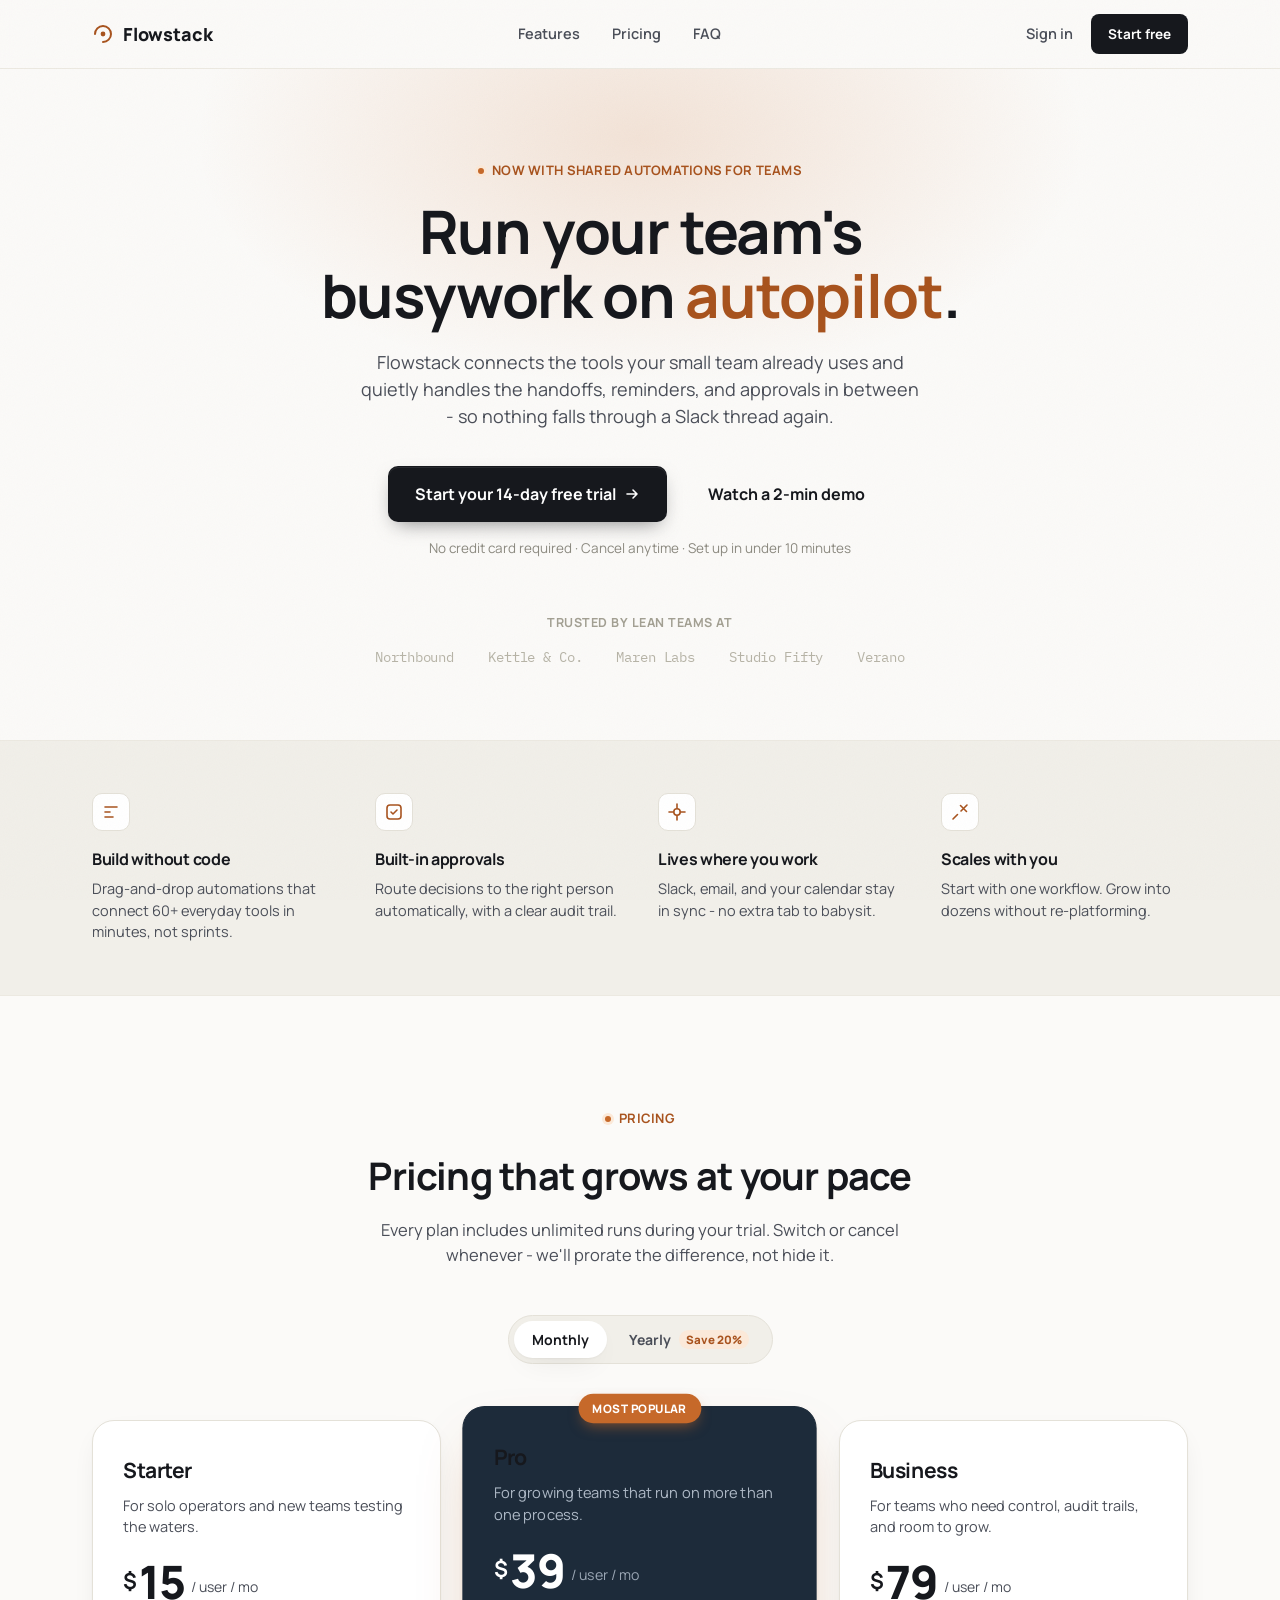
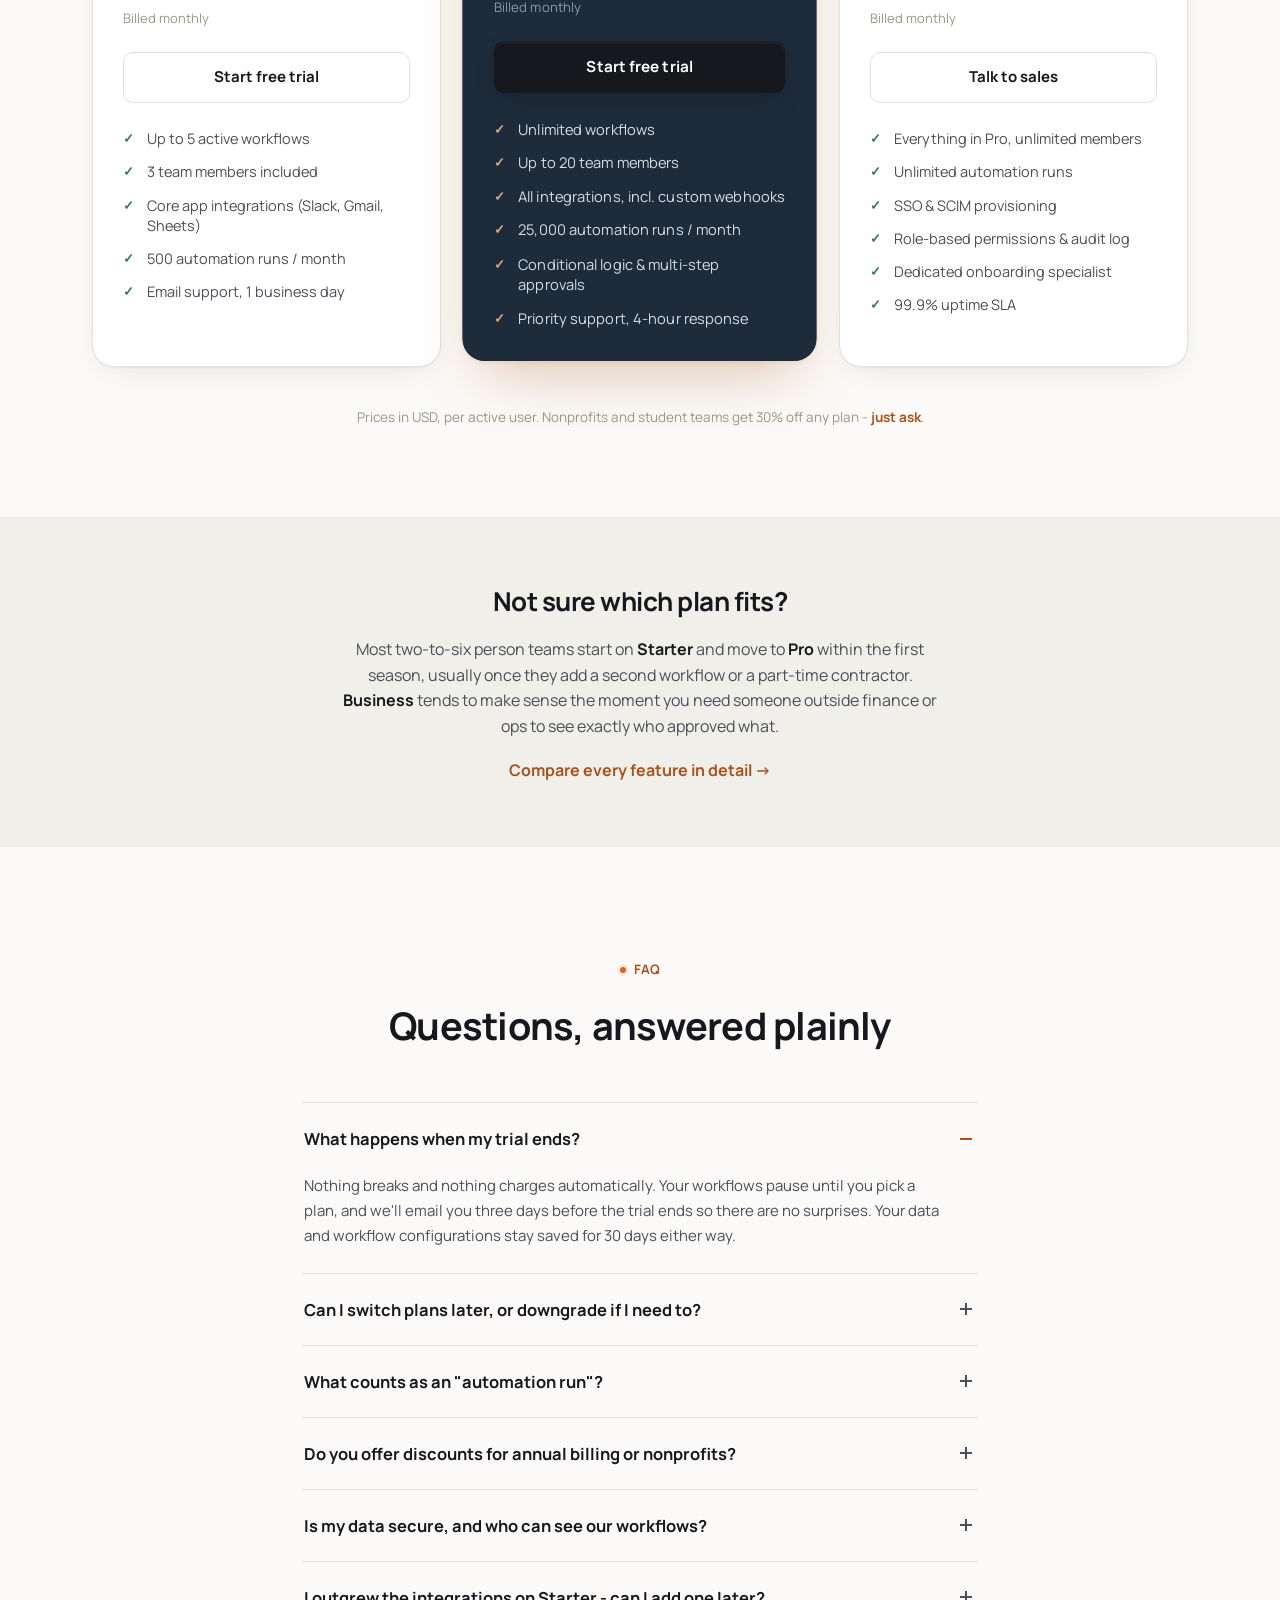
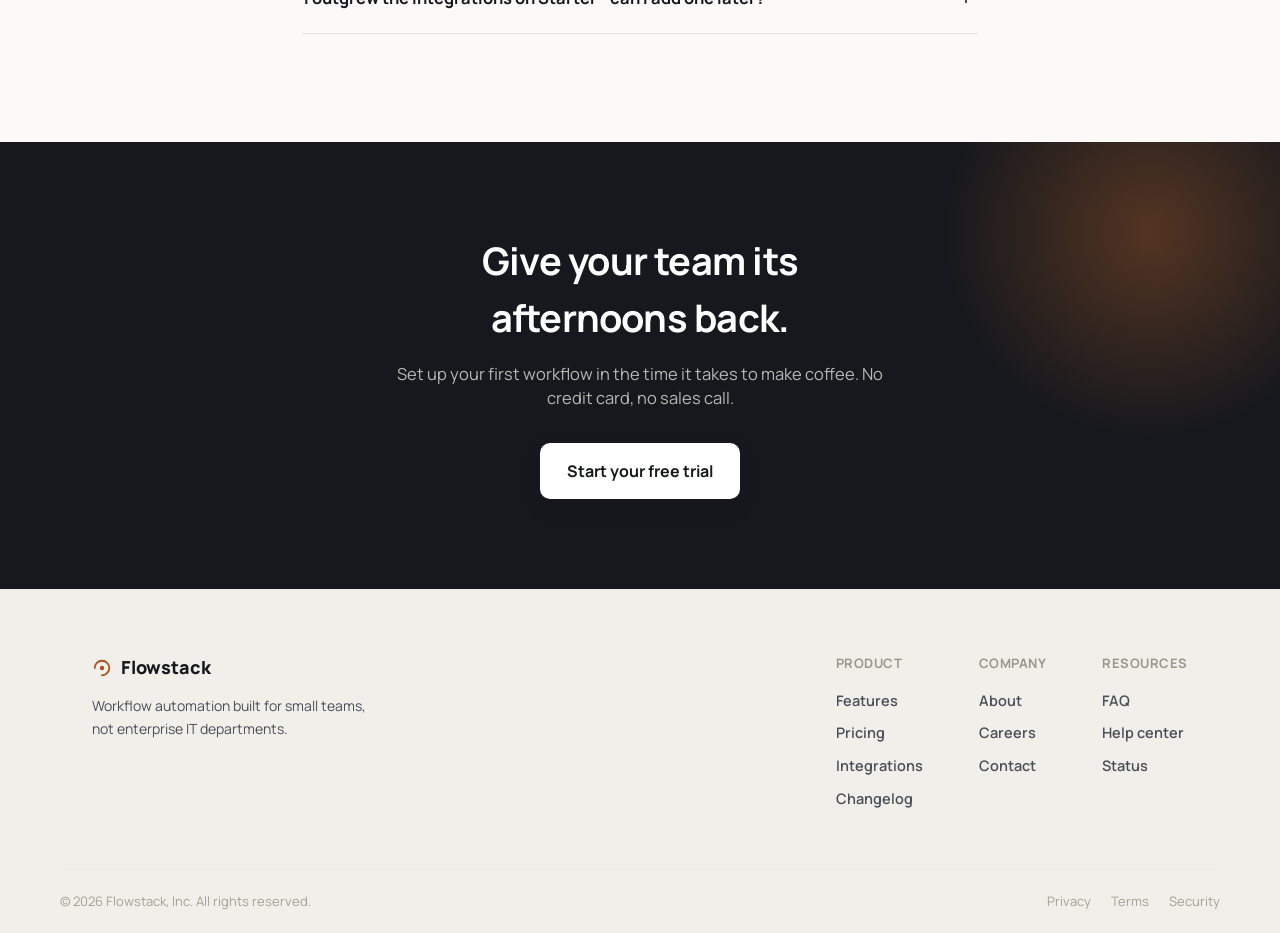
<file: Apexforge/apexforge-workspace/iteration-1/saas-pricing-landing-page/without_skill/outputs/index.html>
<!DOCTYPE html>
<html lang="en">
<head>
<meta charset="UTF-8" />
<meta name="viewport" content="width=device-width, initial-scale=1.0" />
<title>Pricing - Flowstack</title>
<meta name="description" content="Simple, transparent pricing for Flowstack - the workflow automation tool built for small teams." />
<link rel="preconnect" href="https://fonts.googleapis.com">
<link rel="preconnect" href="https://fonts.gstatic.com" crossorigin>
<link href="https://fonts.googleapis.com/css2?family=Manrope:wght@400;500;600;700;800&family=IBM+Plex+Mono:wght@500&display=swap" rel="stylesheet">
<link rel="stylesheet" href="styles.css">
</head>
<body>

<div class="noise-overlay" aria-hidden="true"></div>

<header class="site-header">
  <div class="wrap header-inner">
    <a href="#top" class="brand">
      <span class="brand-mark" aria-hidden="true">
        <svg width="22" height="22" viewBox="0 0 22 22" fill="none">
          <path d="M3 11C3 6.58 6.58 3 11 3s8 3.58 8 8-3.58 8-8 8" stroke="currentColor" stroke-width="2" stroke-linecap="round"/>
          <circle cx="11" cy="11" r="2.4" fill="currentColor"/>
        </svg>
      </span>
      Flowstack
    </a>
    <nav class="main-nav" aria-label="Primary">
      <a href="#features">Features</a>
      <a href="#pricing">Pricing</a>
      <a href="#faq">FAQ</a>
    </nav>
    <div class="header-cta">
      <a href="#" class="link-muted">Sign in</a>
      <a href="#pricing" class="btn btn-small btn-dark">Start free</a>
    </div>
  </div>
</header>

<main id="top">

  <!-- ============ HERO / TOP CTA ============ -->
  <section class="hero">
    <div class="wrap hero-inner">
      <p class="eyebrow"><span class="dot"></span> Now with shared automations for teams</p>
      <h1>
        Run your team's busywork on <span class="hl">autopilot</span>.
      </h1>
      <p class="hero-sub">
        Flowstack connects the tools your small team already uses and quietly handles the
        handoffs, reminders, and approvals in between - so nothing falls through a Slack thread again.
      </p>

      <div class="hero-ctas">
        <a href="#pricing" class="btn btn-primary btn-lg">
          Start your 14-day free trial
          <svg width="16" height="16" viewBox="0 0 16 16" fill="none"><path d="M3 8h10M9 4l4 4-4 4" stroke="currentColor" stroke-width="1.6" stroke-linecap="round" stroke-linejoin="round"/></svg>
        </a>
        <a href="#demo" class="btn btn-ghost btn-lg">Watch a 2-min demo</a>
      </div>

      <p class="hero-fineprint">No credit card required · Cancel anytime · Set up in under 10 minutes</p>

      <div class="hero-proof">
        <span>Trusted by lean teams at</span>
        <div class="proof-logos" aria-label="Customer logos">
          <span>Northbound</span><span>Kettle&nbsp;&amp;&nbsp;Co.</span><span>Maren Labs</span><span>Studio Fifty</span><span>Verano</span>
        </div>
      </div>
    </div>
    <div class="hero-glow" aria-hidden="true"></div>
  </section>

  <!-- ============ FEATURE STRIP ============ -->
  <section class="feature-strip" id="features">
    <div class="wrap feature-grid">
      <div class="feature-item">
        <div class="feature-icon">
          <svg width="20" height="20" viewBox="0 0 20 20" fill="none"><path d="M4 10h5M4 5h12M4 15h8" stroke="currentColor" stroke-width="1.6" stroke-linecap="round"/></svg>
        </div>
        <h3>Build without code</h3>
        <p>Drag-and-drop automations that connect 60+ everyday tools in minutes, not sprints.</p>
      </div>
      <div class="feature-item">
        <div class="feature-icon">
          <svg width="20" height="20" viewBox="0 0 20 20" fill="none"><rect x="3" y="3" width="14" height="14" rx="3" stroke="currentColor" stroke-width="1.6"/><path d="M7 10l2 2 4-4" stroke="currentColor" stroke-width="1.6" stroke-linecap="round" stroke-linejoin="round"/></svg>
        </div>
        <h3>Built-in approvals</h3>
        <p>Route decisions to the right person automatically, with a clear audit trail.</p>
      </div>
      <div class="feature-item">
        <div class="feature-icon">
          <svg width="20" height="20" viewBox="0 0 20 20" fill="none"><path d="M10 2v4M10 14v4M2 10h4M14 10h4" stroke="currentColor" stroke-width="1.6" stroke-linecap="round"/><circle cx="10" cy="10" r="3.2" stroke="currentColor" stroke-width="1.6"/></svg>
        </div>
        <h3>Lives where you work</h3>
        <p>Slack, email, and your calendar stay in sync - no extra tab to babysit.</p>
      </div>
      <div class="feature-item">
        <div class="feature-icon">
          <svg width="20" height="20" viewBox="0 0 20 20" fill="none"><path d="M3 17l4.5-4.5M17 3l-6 6M10.5 3.5l6 6" stroke="currentColor" stroke-width="1.6" stroke-linecap="round" stroke-linejoin="round"/></svg>
        </div>
        <h3>Scales with you</h3>
        <p>Start with one workflow. Grow into dozens without re-platforming.</p>
      </div>
    </div>
  </section>

  <!-- ============ PRICING ============ -->
  <section class="pricing" id="pricing">
    <div class="wrap">
      <div class="section-head">
        <p class="eyebrow eyebrow-center"><span class="dot"></span> Pricing</p>
        <h2>Pricing that grows at your pace</h2>
        <p class="section-sub">Every plan includes unlimited runs during your trial. Switch or cancel whenever - we'll prorate the difference, not hide it.</p>
      </div>

      <div class="billing-toggle" role="group" aria-label="Billing period">
        <button type="button" class="toggle-btn is-active" data-period="monthly">Monthly</button>
        <button type="button" class="toggle-btn" data-period="yearly">
          Yearly <span class="save-chip">Save 20%</span>
        </button>
      </div>

      <div class="pricing-grid">

        <!-- Starter -->
        <article class="plan-card">
          <div class="plan-head">
            <h3>Starter</h3>
            <p class="plan-desc">For solo operators and new teams testing the waters.</p>
          </div>
          <div class="plan-price">
            <span class="price-currency">$</span>
            <span class="price-amount" data-monthly="15" data-yearly="12">15</span>
            <span class="price-period">/ user / mo</span>
          </div>
          <p class="plan-billed-as" data-monthly-text="Billed monthly" data-yearly-text="Billed yearly at $144/user">Billed monthly</p>
          <a href="#" class="btn btn-outline btn-full">Start free trial</a>
          <ul class="plan-features">
            <li>Up to 5 active workflows</li>
            <li>3 team members included</li>
            <li>Core app integrations (Slack, Gmail, Sheets)</li>
            <li>500 automation runs / month</li>
            <li>Email support, 1 business day</li>
          </ul>
        </article>

        <!-- Pro - featured -->
        <article class="plan-card plan-featured">
          <p class="plan-badge">Most popular</p>
          <div class="plan-head">
            <h3>Pro</h3>
            <p class="plan-desc">For growing teams that run on more than one process.</p>
          </div>
          <div class="plan-price">
            <span class="price-currency">$</span>
            <span class="price-amount" data-monthly="39" data-yearly="31">39</span>
            <span class="price-period">/ user / mo</span>
          </div>
          <p class="plan-billed-as" data-monthly-text="Billed monthly" data-yearly-text="Billed yearly at $372/user">Billed monthly</p>
          <a href="#" class="btn btn-primary btn-full">Start free trial</a>
          <ul class="plan-features">
            <li>Unlimited workflows</li>
            <li>Up to 20 team members</li>
            <li>All integrations, incl. custom webhooks</li>
            <li>25,000 automation runs / month</li>
            <li>Conditional logic &amp; multi-step approvals</li>
            <li>Priority support, 4-hour response</li>
          </ul>
        </article>

        <!-- Business -->
        <article class="plan-card">
          <div class="plan-head">
            <h3>Business</h3>
            <p class="plan-desc">For teams who need control, audit trails, and room to grow.</p>
          </div>
          <div class="plan-price">
            <span class="price-currency">$</span>
            <span class="price-amount" data-monthly="79" data-yearly="63">79</span>
            <span class="price-period">/ user / mo</span>
          </div>
          <p class="plan-billed-as" data-monthly-text="Billed monthly" data-yearly-text="Billed yearly at $756/user">Billed monthly</p>
          <a href="#" class="btn btn-outline btn-full">Talk to sales</a>
          <ul class="plan-features">
            <li>Everything in Pro, unlimited members</li>
            <li>Unlimited automation runs</li>
            <li>SSO &amp; SCIM provisioning</li>
            <li>Role-based permissions &amp; audit log</li>
            <li>Dedicated onboarding specialist</li>
            <li>99.9% uptime SLA</li>
          </ul>
        </article>

      </div>

      <p class="pricing-footnote">
        Prices in USD, per active user. Nonprofits and student teams get 30% off any plan -
        <a href="#">just ask</a>.
      </p>
    </div>
  </section>

  <!-- ============ COMPARISON DETAIL ============ -->
  <section class="compare">
    <div class="wrap compare-inner">
      <h2>Not sure which plan fits?</h2>
      <p>Most two-to-six person teams start on <strong>Starter</strong> and move to <strong>Pro</strong> within the first season, usually once they add a second workflow or a part-time contractor. <strong>Business</strong> tends to make sense the moment you need someone outside finance or ops to see exactly who approved what.</p>
      <a href="#" class="link-arrow">Compare every feature in detail →</a>
    </div>
  </section>

  <!-- ============ FAQ ============ -->
  <section class="faq" id="faq">
    <div class="wrap faq-inner">
      <div class="section-head">
        <p class="eyebrow eyebrow-center"><span class="dot"></span> FAQ</p>
        <h2>Questions, answered plainly</h2>
      </div>

      <div class="faq-list">

        <div class="faq-item is-open">
          <button class="faq-question" aria-expanded="true">
            What happens when my trial ends?
            <span class="faq-icon" aria-hidden="true"></span>
          </button>
          <div class="faq-answer">
            <p>Nothing breaks and nothing charges automatically. Your workflows pause until you pick a plan, and we'll email you three days before the trial ends so there are no surprises. Your data and workflow configurations stay saved for 30 days either way.</p>
          </div>
        </div>

        <div class="faq-item">
          <button class="faq-question" aria-expanded="false">
            Can I switch plans later, or downgrade if I need to?
            <span class="faq-icon" aria-hidden="true"></span>
          </button>
          <div class="faq-answer">
            <p>Yes, anytime from your billing settings. Upgrades apply immediately and we prorate the remainder of your cycle. Downgrades take effect at the start of your next billing period, so you keep what you've already paid for.</p>
          </div>
        </div>

        <div class="faq-item">
          <button class="faq-question" aria-expanded="false">
            What counts as an "automation run"?
            <span class="faq-icon" aria-hidden="true"></span>
          </button>
          <div class="faq-answer">
            <p>One run is one completed trip through a workflow - for example, "new form submission → create task → notify channel" counts as a single run, even though it touches three apps. Failed or retried steps within the same trigger don't count twice.</p>
          </div>
        </div>

        <div class="faq-item">
          <button class="faq-question" aria-expanded="false">
            Do you offer discounts for annual billing or nonprofits?
            <span class="faq-icon" aria-hidden="true"></span>
          </button>
          <div class="faq-answer">
            <p>Annual billing saves 20% on every plan, charged as one upfront payment. Registered nonprofits and student-run teams get an additional 30% off on top of that - reach out to our team with proof of status and we'll apply it manually.</p>
          </div>
        </div>

        <div class="faq-item">
          <button class="faq-question" aria-expanded="false">
            Is my data secure, and who can see our workflows?
            <span class="faq-icon" aria-hidden="true"></span>
          </button>
          <div class="faq-answer">
            <p>All data is encrypted in transit and at rest, and workflows are only visible to members you've explicitly added to your workspace. Business plans add role-based permissions and a full audit log so you can see exactly who changed what, and when.</p>
          </div>
        </div>

        <div class="faq-item">
          <button class="faq-question" aria-expanded="false">
            I outgrew the integrations on Starter - can I add one later?
            <span class="faq-icon" aria-hidden="true"></span>
          </button>
          <div class="faq-answer">
            <p>You don't need to re-build anything. Upgrading to Pro or Business unlocks the rest of our integration catalog instantly, and any workflows you've already built keep running - you're just adding new steps to them.</p>
          </div>
        </div>

      </div>
    </div>
  </section>

  <!-- ============ BOTTOM CTA ============ -->
  <section class="bottom-cta">
    <div class="wrap bottom-cta-inner">
      <h2>Give your team its afternoons back.</h2>
      <p>Set up your first workflow in the time it takes to make coffee. No credit card, no sales call.</p>
      <a href="#pricing" class="btn btn-primary btn-lg">Start your free trial</a>
    </div>
  </section>

</main>

<footer class="site-footer">
  <div class="wrap footer-inner">
    <div class="footer-brand">
      <a href="#top" class="brand brand-footer">
        <span class="brand-mark" aria-hidden="true">
          <svg width="20" height="20" viewBox="0 0 22 22" fill="none">
            <path d="M3 11C3 6.58 6.58 3 11 3s8 3.58 8 8-3.58 8-8 8" stroke="currentColor" stroke-width="2" stroke-linecap="round"/>
            <circle cx="11" cy="11" r="2.4" fill="currentColor"/>
          </svg>
        </span>
        Flowstack
      </a>
      <p>Workflow automation built for small teams, not enterprise IT departments.</p>
    </div>
    <div class="footer-links">
      <div>
        <h4>Product</h4>
        <a href="#features">Features</a>
        <a href="#pricing">Pricing</a>
        <a href="#">Integrations</a>
        <a href="#">Changelog</a>
      </div>
      <div>
        <h4>Company</h4>
        <a href="#">About</a>
        <a href="#">Careers</a>
        <a href="#">Contact</a>
      </div>
      <div>
        <h4>Resources</h4>
        <a href="#faq">FAQ</a>
        <a href="#">Help center</a>
        <a href="#">Status</a>
      </div>
    </div>
  </div>
  <div class="wrap footer-bottom">
    <p>© 2026 Flowstack, Inc. All rights reserved.</p>
    <div class="footer-legal">
      <a href="#">Privacy</a>
      <a href="#">Terms</a>
      <a href="#">Security</a>
    </div>
  </div>
</footer>

<script src="script.js"></script>
</body>
</html>
</file>
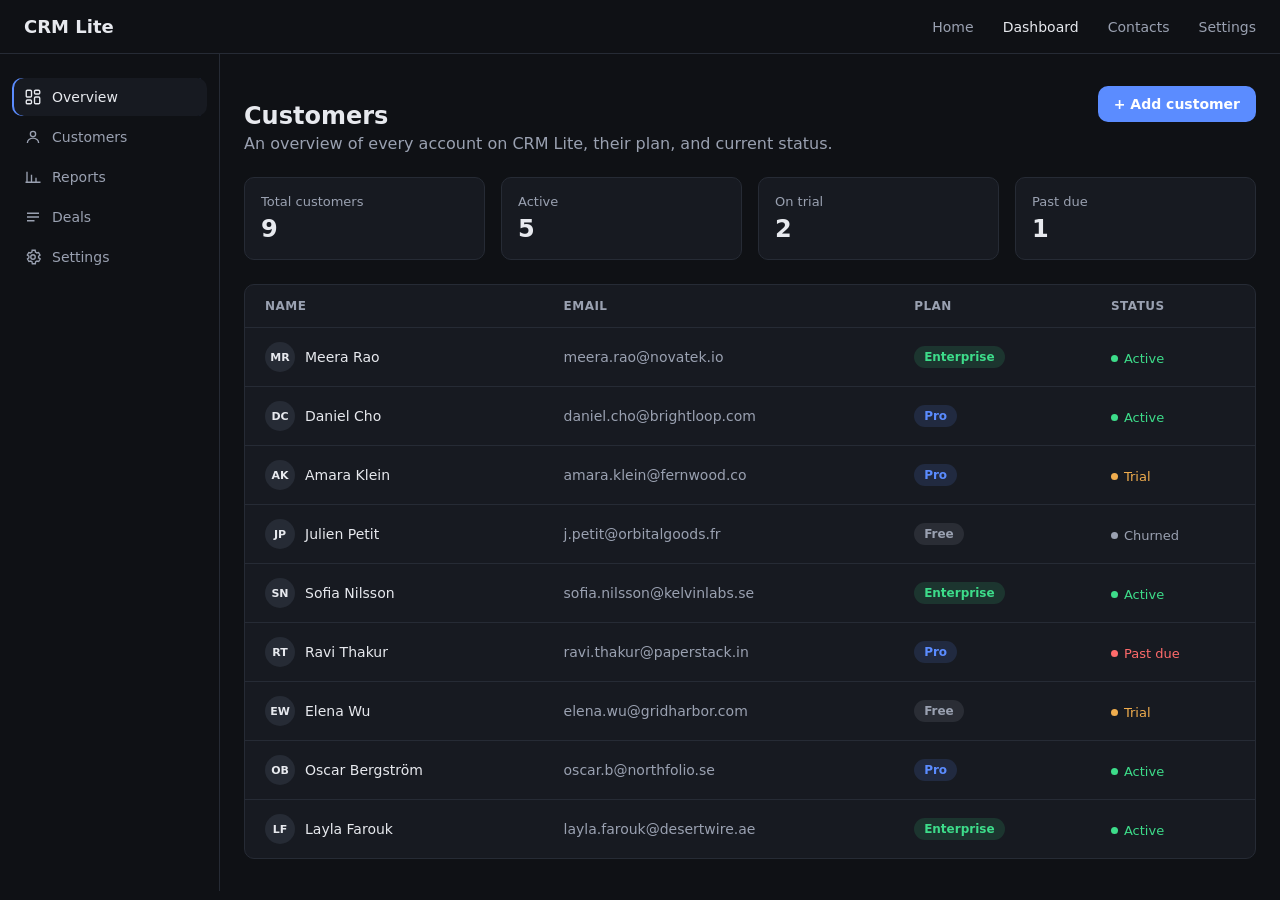
<file: Apexforge/apexforge-workspace/iteration-1/dashboard-in-existing-site/with_skill/outputs/dashboard.html>
<!doctype html>
<html lang="en">
<head>
  <meta charset="UTF-8" />
  <meta name="viewport" content="width=device-width, initial-scale=1.0" />
  <title>Dashboard · CRM Lite</title>
  <link rel="stylesheet" href="style.css" />
</head>
<body>
  <header class="topbar">
    <div class="brand">CRM Lite</div>
    <nav class="topnav">
      <a href="index.html">Home</a>
      <a href="dashboard.html" class="active">Dashboard</a>
      <a href="#">Contacts</a>
      <a href="#">Settings</a>
    </nav>
  </header>

  <div class="layout">
    <aside class="sidebar" aria-label="Dashboard navigation">
      <nav class="sidenav">
        <a href="#" class="sidenav-item active">
          <svg class="sidenav-icon" viewBox="0 0 24 24" fill="none" stroke="currentColor" stroke-width="1.8"><rect x="3" y="3" width="7" height="9" rx="1.5"/><rect x="14" y="3" width="7" height="5" rx="1.5"/><rect x="14" y="12" width="7" height="9" rx="1.5"/><rect x="3" y="16" width="7" height="5" rx="1.5"/></svg>
          <span>Overview</span>
        </a>
        <a href="#" class="sidenav-item">
          <svg class="sidenav-icon" viewBox="0 0 24 24" fill="none" stroke="currentColor" stroke-width="1.8"><circle cx="12" cy="8" r="3.5"/><path d="M4.5 20c0-3.6 3.4-6.5 7.5-6.5s7.5 2.9 7.5 6.5"/></svg>
          <span>Customers</span>
        </a>
        <a href="#" class="sidenav-item">
          <svg class="sidenav-icon" viewBox="0 0 24 24" fill="none" stroke="currentColor" stroke-width="1.8"><path d="M4 19V5M10 19V9M16 19v-6M22 19H2"/></svg>
          <span>Reports</span>
        </a>
        <a href="#" class="sidenav-item">
          <svg class="sidenav-icon" viewBox="0 0 24 24" fill="none" stroke="currentColor" stroke-width="1.8"><path d="M4 7h16M4 12h16M4 17h10"/></svg>
          <span>Deals</span>
        </a>
        <a href="#" class="sidenav-item">
          <svg class="sidenav-icon" viewBox="0 0 24 24" fill="none" stroke="currentColor" stroke-width="1.8"><circle cx="12" cy="12" r="3"/><path d="M19.4 13a7.6 7.6 0 0 0 0-2l2-1.6-2-3.4-2.4.6a7.6 7.6 0 0 0-1.7-1l-.4-2.6h-4l-.4 2.6a7.6 7.6 0 0 0-1.7 1l-2.4-.6-2 3.4L6.6 11a7.6 7.6 0 0 0 0 2l-2 1.6 2 3.4 2.4-.6c.5.4 1.1.75 1.7 1l.4 2.6h4l.4-2.6c.6-.25 1.2-.6 1.7-1l2.4.6 2-3.4-2-1.6Z"/></svg>
          <span>Settings</span>
        </a>
      </nav>
    </aside>

    <main class="page dashboard-main">
      <div class="page-head">
        <div>
          <h1>Customers</h1>
          <p>An overview of every account on CRM Lite, their plan, and current status.</p>
        </div>
        <button type="button" class="btn-primary">+ Add customer</button>
      </div>

      <section class="stat-row">
        <div class="stat-card">
          <span class="stat-label">Total customers</span>
          <span class="stat-value">9</span>
        </div>
        <div class="stat-card">
          <span class="stat-label">Active</span>
          <span class="stat-value">5</span>
        </div>
        <div class="stat-card">
          <span class="stat-label">On trial</span>
          <span class="stat-value">2</span>
        </div>
        <div class="stat-card">
          <span class="stat-label">Past due</span>
          <span class="stat-value">1</span>
        </div>
      </section>

      <section class="table-card">
        <div class="table-scroll">
          <table class="data-table">
            <thead>
              <tr>
                <th>Name</th>
                <th>Email</th>
                <th>Plan</th>
                <th>Status</th>
              </tr>
            </thead>
            <tbody>
              <tr>
                <td class="cell-name">
                  <span class="avatar">MR</span>
                  <span>Meera Rao</span>
                </td>
                <td>meera.rao@novatek.io</td>
                <td><span class="plan-pill plan-enterprise">Enterprise</span></td>
                <td><span class="status-dot status-active">Active</span></td>
              </tr>
              <tr>
                <td class="cell-name">
                  <span class="avatar">DC</span>
                  <span>Daniel Cho</span>
                </td>
                <td>daniel.cho@brightloop.com</td>
                <td><span class="plan-pill plan-pro">Pro</span></td>
                <td><span class="status-dot status-active">Active</span></td>
              </tr>
              <tr>
                <td class="cell-name">
                  <span class="avatar">AK</span>
                  <span>Amara Klein</span>
                </td>
                <td>amara.klein@fernwood.co</td>
                <td><span class="plan-pill plan-pro">Pro</span></td>
                <td><span class="status-dot status-trial">Trial</span></td>
              </tr>
              <tr>
                <td class="cell-name">
                  <span class="avatar">JP</span>
                  <span>Julien Petit</span>
                </td>
                <td>j.petit@orbitalgoods.fr</td>
                <td><span class="plan-pill plan-free">Free</span></td>
                <td><span class="status-dot status-churned">Churned</span></td>
              </tr>
              <tr>
                <td class="cell-name">
                  <span class="avatar">SN</span>
                  <span>Sofia Nilsson</span>
                </td>
                <td>sofia.nilsson@kelvinlabs.se</td>
                <td><span class="plan-pill plan-enterprise">Enterprise</span></td>
                <td><span class="status-dot status-active">Active</span></td>
              </tr>
              <tr>
                <td class="cell-name">
                  <span class="avatar">RT</span>
                  <span>Ravi Thakur</span>
                </td>
                <td>ravi.thakur@paperstack.in</td>
                <td><span class="plan-pill plan-pro">Pro</span></td>
                <td><span class="status-dot status-past-due">Past due</span></td>
              </tr>
              <tr>
                <td class="cell-name">
                  <span class="avatar">EW</span>
                  <span>Elena Wu</span>
                </td>
                <td>elena.wu@gridharbor.com</td>
                <td><span class="plan-pill plan-free">Free</span></td>
                <td><span class="status-dot status-trial">Trial</span></td>
              </tr>
              <tr>
                <td class="cell-name">
                  <span class="avatar">OB</span>
                  <span>Oscar Bergström</span>
                </td>
                <td>oscar.b@northfolio.se</td>
                <td><span class="plan-pill plan-pro">Pro</span></td>
                <td><span class="status-dot status-active">Active</span></td>
              </tr>
              <tr>
                <td class="cell-name">
                  <span class="avatar">LF</span>
                  <span>Layla Farouk</span>
                </td>
                <td>layla.farouk@desertwire.ae</td>
                <td><span class="plan-pill plan-enterprise">Enterprise</span></td>
                <td><span class="status-dot status-active">Active</span></td>
              </tr>
            </tbody>
          </table>
        </div>
      </section>
    </main>
  </div>
</body>
</html>
</file>
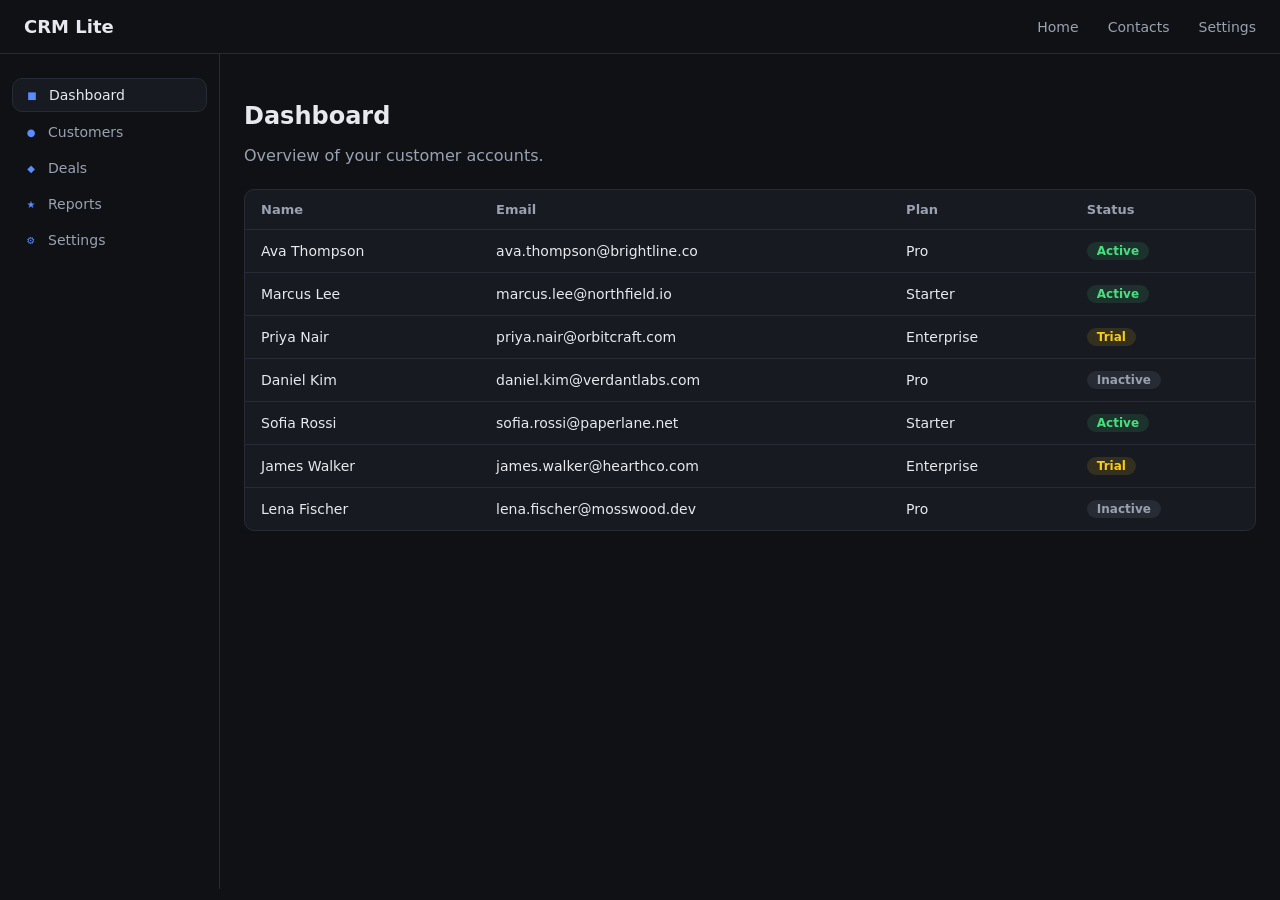
<file: Apexforge/apexforge-workspace/iteration-1/dashboard-in-existing-site/without_skill/outputs/dashboard.html>
<!doctype html>
<html lang="en">
<head>
  <meta charset="UTF-8" />
  <meta name="viewport" content="width=device-width, initial-scale=1.0" />
  <title>Dashboard - CRM Lite</title>
  <link rel="stylesheet" href="style.css" />
</head>
<body>
  <header class="topbar">
    <div class="brand">CRM Lite</div>
    <nav class="topnav">
      <a href="index.html">Home</a>
      <a href="#">Contacts</a>
      <a href="#">Settings</a>
    </nav>
  </header>

  <div class="layout">
    <aside class="sidebar">
      <nav class="sidenav">
        <a href="#" class="active">
          <span class="sidenav-icon" aria-hidden="true">&#9632;</span>
          Dashboard
        </a>
        <a href="#">
          <span class="sidenav-icon" aria-hidden="true">&#9679;</span>
          Customers
        </a>
        <a href="#">
          <span class="sidenav-icon" aria-hidden="true">&#9670;</span>
          Deals
        </a>
        <a href="#">
          <span class="sidenav-icon" aria-hidden="true">&#9733;</span>
          Reports
        </a>
        <a href="#">
          <span class="sidenav-icon" aria-hidden="true">&#9881;</span>
          Settings
        </a>
      </nav>
    </aside>

    <main class="page">
      <h1>Dashboard</h1>
      <p>Overview of your customer accounts.</p>

      <div class="card">
        <table class="data-table">
          <thead>
            <tr>
              <th>Name</th>
              <th>Email</th>
              <th>Plan</th>
              <th>Status</th>
            </tr>
          </thead>
          <tbody>
            <tr>
              <td>Ava Thompson</td>
              <td>ava.thompson@brightline.co</td>
              <td>Pro</td>
              <td><span class="status status-active">Active</span></td>
            </tr>
            <tr>
              <td>Marcus Lee</td>
              <td>marcus.lee@northfield.io</td>
              <td>Starter</td>
              <td><span class="status status-active">Active</span></td>
            </tr>
            <tr>
              <td>Priya Nair</td>
              <td>priya.nair@orbitcraft.com</td>
              <td>Enterprise</td>
              <td><span class="status status-trial">Trial</span></td>
            </tr>
            <tr>
              <td>Daniel Kim</td>
              <td>daniel.kim@verdantlabs.com</td>
              <td>Pro</td>
              <td><span class="status status-inactive">Inactive</span></td>
            </tr>
            <tr>
              <td>Sofia Rossi</td>
              <td>sofia.rossi@paperlane.net</td>
              <td>Starter</td>
              <td><span class="status status-active">Active</span></td>
            </tr>
            <tr>
              <td>James Walker</td>
              <td>james.walker@hearthco.com</td>
              <td>Enterprise</td>
              <td><span class="status status-trial">Trial</span></td>
            </tr>
            <tr>
              <td>Lena Fischer</td>
              <td>lena.fischer@mosswood.dev</td>
              <td>Pro</td>
              <td><span class="status status-inactive">Inactive</span></td>
            </tr>
          </tbody>
        </table>
      </div>
    </main>
  </div>
</body>
</html>
</file>
<file: Apexforge/apexforge/examples/nimbus-ai-chat/style.css>
:root {
  --bg: #0e0f13;
  --surface: #16171d;
  --surface-raised: #1c1e26;
  --surface-hover: #22242e;
  --border: #2a2c36;
  --border-soft: #22232b;
  --text: #ecedf1;
  --text-muted: #9a9cab;
  --text-faint: #6b6d7c;
  --accent: #7c9cff;
  --accent-strong: #5f7fff;
  --accent-contrast: #0c0f1a;
  --user-bubble: #2a3a6b;
  --danger: #ff6b6b;
  --success: #4ade80;
  --shadow-float: 0 8px 24px rgba(0, 0, 0, 0.35);
  --radius-sm: 8px;
  --radius-md: 12px;
  --radius-lg: 18px;
  --font-display: "Sora", "Inter", system-ui, sans-serif;
  --font-body: "Inter", system-ui, -apple-system, sans-serif;
  --sidebar-w: 272px;
  color-scheme: dark;
}

:root[data-theme="light"] {
  --bg: #f7f7fb;
  --surface: #ffffff;
  --surface-raised: #f0f1f6;
  --surface-hover: #e7e9f2;
  --border: #e2e3ec;
  --border-soft: #ebecf3;
  --text: #1a1b23;
  --text-muted: #65667a;
  --text-faint: #9294a6;
  --accent: #5f6fff;
  --accent-strong: #4a58e6;
  --accent-contrast: #ffffff;
  --user-bubble: #5f6fff;
  --danger: #e0394f;
  --success: #1fa05c;
  --shadow-float: 0 8px 24px rgba(30, 32, 60, 0.12);
  color-scheme: light;
}

* { box-sizing: border-box; }
html, body { margin: 0; padding: 0; }

body {
  background: var(--bg);
  color: var(--text);
  font-family: var(--font-body);
  font-size: 15px;
  line-height: 1.5;
  height: 100vh;
  overflow: hidden;
  transition: background 0.2s ease, color 0.2s ease;
}

button {
  font-family: inherit;
  cursor: pointer;
  background: none;
  border: none;
  color: inherit;
}

.app {
  display: grid;
  grid-template-columns: var(--sidebar-w) 1fr;
  height: 100vh;
}

/* ---------- Icon buttons ---------- */
.icon-btn {
  display: flex;
  align-items: center;
  justify-content: center;
  width: 36px;
  height: 36px;
  border-radius: var(--radius-sm);
  color: var(--text-muted);
  transition: background 0.15s ease, color 0.15s ease;
}
.icon-btn:hover { background: var(--surface-raised); color: var(--text); }
.icon-btn:focus-visible { outline: 2px solid var(--accent); outline-offset: 2px; }
.icon-btn:active { transform: scale(0.94); }

/* ---------- Mobile top bar ---------- */
.mobile-bar {
  display: none;
  align-items: center;
  justify-content: space-between;
  padding: 10px 12px;
  border-bottom: 1px solid var(--border-soft);
  background: var(--surface);
  grid-column: 1 / -1;
}
.mobile-title { font-family: var(--font-display); font-weight: 600; font-size: 15px; }
.scrim { display: none; }

/* ---------- Sidebar ---------- */
.sidebar {
  background: var(--surface);
  border-right: 1px solid var(--border-soft);
  display: flex;
  flex-direction: column;
  padding: 14px 12px;
  min-width: 0;
}

.sidebar-top {
  display: flex;
  align-items: center;
  justify-content: space-between;
  padding: 4px 4px 14px;
}
.brand { display: flex; align-items: center; gap: 8px; }
.brand-mark {
  width: 26px; height: 26px;
  display: flex; align-items: center; justify-content: center;
  color: var(--accent);
  background: rgba(124, 156, 255, 0.12);
  border-radius: var(--radius-sm);
}
.brand-name { font-family: var(--font-display); font-weight: 700; font-size: 16px; letter-spacing: -0.01em; }
.sidebar-top-actions { display: flex; align-items: center; gap: 2px; }
.sidebar-close { display: none; }

.theme-icon--moon { display: none; }
:root[data-theme="light"] .theme-icon--sun { display: none; }
:root[data-theme="light"] .theme-icon--moon { display: block; }

.new-chat-btn {
  display: flex;
  align-items: center;
  gap: 8px;
  width: 100%;
  padding: 10px 12px;
  border: 1px solid var(--border);
  border-radius: var(--radius-md);
  color: var(--text);
  font-weight: 500;
  font-size: 14px;
  transition: background 0.15s ease, border-color 0.15s ease;
}
.new-chat-btn:hover { background: var(--surface-raised); border-color: var(--accent); }
.new-chat-btn:focus-visible { outline: 2px solid var(--accent); outline-offset: 2px; }
.new-chat-btn:active { transform: scale(0.98); }

.history-label {
  font-size: 11px;
  font-weight: 600;
  text-transform: uppercase;
  letter-spacing: 0.06em;
  color: var(--text-faint);
  padding: 18px 10px 6px;
}

.history-list {
  flex: 1;
  overflow-y: auto;
  display: flex;
  flex-direction: column;
  gap: 2px;
  min-height: 0;
}

.history-item {
  display: flex;
  align-items: center;
  gap: 8px;
  width: 100%;
  padding: 9px 10px;
  border-radius: var(--radius-sm);
  font-size: 13.5px;
  color: var(--text-muted);
  text-align: left;
  white-space: nowrap;
  overflow: hidden;
  text-overflow: ellipsis;
  transition: background 0.15s ease, color 0.15s ease;
}
.history-item:hover { background: var(--surface-raised); color: var(--text); }
.history-item:focus-visible { outline: 2px solid var(--accent); outline-offset: 1px; }
.history-item.is-active { background: var(--surface-raised); color: var(--text); }
.history-item svg { flex-shrink: 0; opacity: 0.7; }

.sidebar-footer { border-top: 1px solid var(--border-soft); padding-top: 10px; margin-top: 8px; }

.user-chip {
  display: flex;
  align-items: center;
  gap: 10px;
  width: 100%;
  padding: 8px;
  border-radius: var(--radius-md);
  transition: background 0.15s ease;
}
.user-chip:hover { background: var(--surface-raised); }
.user-chip:focus-visible { outline: 2px solid var(--accent); outline-offset: 2px; }

.avatar {
  width: 30px; height: 30px;
  border-radius: 50%;
  display: flex; align-items: center; justify-content: center;
  font-size: 12px; font-weight: 600;
  flex-shrink: 0;
}
.avatar--user { background: var(--accent); color: var(--accent-contrast); }
.avatar--bot { background: rgba(124, 156, 255, 0.16); color: var(--accent); }

.user-chip-text { display: flex; flex-direction: column; align-items: flex-start; min-width: 0; flex: 1; }
.user-name { font-size: 13.5px; font-weight: 500; color: var(--text); }
.user-plan { font-size: 12px; color: var(--text-faint); }
.chip-caret { color: var(--text-faint); flex-shrink: 0; }

/* ---------- Main chat area ---------- */
.chat-main {
  display: flex;
  flex-direction: column;
  min-width: 0;
  height: 100vh;
  position: relative;
}

.chat-header {
  display: flex;
  align-items: center;
  justify-content: space-between;
  padding: 14px 24px;
  border-bottom: 1px solid var(--border-soft);
  flex-shrink: 0;
}
.chat-header-info { display: flex; align-items: center; gap: 10px; }
.bot-avatar {
  width: 32px; height: 32px;
  border-radius: 9px;
  background: rgba(124, 156, 255, 0.14);
  color: var(--accent);
  display: flex; align-items: center; justify-content: center;
}
.chat-title { font-family: var(--font-display); font-weight: 600; font-size: 14.5px; }
.chat-status { font-size: 12.5px; color: var(--text-faint); display: flex; align-items: center; gap: 6px; }
.status-dot { width: 7px; height: 7px; border-radius: 50%; background: var(--success); display: inline-block; }

/* ---------- Message list ---------- */
.message-list {
  flex: 1;
  overflow-y: auto;
  padding: 24px;
  display: flex;
  flex-direction: column;
  gap: 18px;
  scroll-behavior: smooth;
}

.empty-state {
  flex: 1;
  display: flex;
  flex-direction: column;
  align-items: center;
  justify-content: center;
  text-align: center;
  gap: 6px;
  padding: 20px;
  max-width: 640px;
  margin: 0 auto;
}
.empty-mark {
  width: 52px; height: 52px;
  border-radius: 14px;
  background: rgba(124, 156, 255, 0.12);
  color: var(--accent);
  display: flex; align-items: center; justify-content: center;
  margin-bottom: 8px;
}
.empty-state h1 { font-family: var(--font-display); font-size: 22px; font-weight: 600; margin: 0; }
.empty-state p { color: var(--text-muted); margin: 0 0 20px; font-size: 14px; }

.suggestions {
  display: grid;
  grid-template-columns: 1fr 1fr;
  gap: 10px;
  width: 100%;
}
.suggestion-card {
  display: flex;
  flex-direction: column;
  gap: 3px;
  text-align: left;
  padding: 13px 14px;
  border: 1px solid var(--border);
  border-radius: var(--radius-md);
  background: var(--surface);
  transition: border-color 0.15s ease, background 0.15s ease, transform 0.1s ease;
}
.suggestion-icon {
  width: 26px; height: 26px;
  border-radius: 7px;
  background: rgba(124, 156, 255, 0.12);
  color: var(--accent);
  display: flex; align-items: center; justify-content: center;
  margin-bottom: 7px;
}
.suggestion-card strong { font-size: 13.5px; font-weight: 600; color: var(--text); }
.suggestion-card span { font-size: 12.5px; color: var(--text-faint); }
.suggestion-card:hover { border-color: var(--accent); background: var(--surface-raised); }
.suggestion-card:focus-visible { outline: 2px solid var(--accent); outline-offset: 2px; }
.suggestion-card:active { transform: scale(0.98); }

.message-row {
  display: flex;
  gap: 12px;
  max-width: 720px;
  width: 100%;
  margin: 0 auto;
  animation: rise 0.18s ease;
}
@keyframes rise { from { opacity: 0; transform: translateY(6px); } to { opacity: 1; transform: translateY(0); } }

.message-row.is-user { flex-direction: row-reverse; }

.message-bubble {
  padding: 11px 15px;
  border-radius: var(--radius-lg);
  font-size: 14.5px;
  line-height: 1.55;
  white-space: pre-wrap;
  word-break: break-word;
}
.message-row.is-bot .message-bubble {
  background: var(--surface-raised);
  border: 1px solid var(--border-soft);
  border-top-left-radius: 6px;
}
.message-row.is-user .message-bubble {
  background: var(--user-bubble);
  color: #f3f5ff;
  border-top-right-radius: 6px;
}
.message-bubble strong { font-weight: 600; }
.message-bubble code {
  font-family: "SFMono-Regular", Consolas, "Liberation Mono", Menlo, monospace;
  font-size: 0.9em;
  background: rgba(124, 156, 255, 0.14);
  padding: 0.1em 0.4em;
  border-radius: 4px;
}
.message-row.is-user .message-bubble code { background: rgba(255, 255, 255, 0.18); }
.message-meta-row {
  display: flex;
  align-items: center;
  gap: 10px;
  margin-top: 5px;
}
.message-row.is-user .message-meta-row { flex-direction: row-reverse; }

.message-meta {
  font-size: 11px;
  color: var(--text-faint);
}

.message-actions {
  display: flex;
  align-items: center;
  gap: 2px;
  opacity: 0;
  transition: opacity 0.12s ease;
}
.message-row:hover .message-actions,
.message-actions:focus-within { opacity: 1; }

.msg-action-btn {
  display: flex;
  align-items: center;
  justify-content: center;
  width: 24px;
  height: 24px;
  border-radius: 6px;
  color: var(--text-faint);
  transition: background 0.12s ease, color 0.12s ease;
}
.msg-action-btn:hover { background: var(--surface-hover); color: var(--text); }
.msg-action-btn:focus-visible { outline: 2px solid var(--accent); outline-offset: 1px; }
.msg-action-btn.is-active { color: var(--accent); }
.msg-action-btn.is-copied { color: var(--success); }

.typing-row { display: flex; gap: 12px; max-width: 720px; width: 100%; margin: 0 auto; }
.typing-dots {
  display: flex;
  align-items: center;
  gap: 4px;
  padding: 13px 16px;
  background: var(--surface-raised);
  border: 1px solid var(--border-soft);
  border-radius: var(--radius-lg);
  border-top-left-radius: 6px;
}
.typing-dots span {
  width: 6px; height: 6px;
  border-radius: 50%;
  background: var(--text-faint);
  animation: bounce 1.2s infinite ease-in-out;
}
.typing-dots span:nth-child(2) { animation-delay: 0.15s; }
.typing-dots span:nth-child(3) { animation-delay: 0.3s; }
@keyframes bounce { 0%, 60%, 100% { transform: translateY(0); opacity: 0.5; } 30% { transform: translateY(-4px); opacity: 1; } }

.scroll-bottom-btn {
  position: absolute;
  left: 50%;
  bottom: 110px;
  transform: translateX(-50%);
  width: 34px;
  height: 34px;
  border-radius: 50%;
  background: var(--surface-raised);
  border: 1px solid var(--border);
  color: var(--text-muted);
  display: flex;
  align-items: center;
  justify-content: center;
  box-shadow: var(--shadow-float);
  z-index: 5;
  transition: background 0.15s ease, color 0.15s ease, transform 0.12s ease;
}
.scroll-bottom-btn:hover { background: var(--surface-hover); color: var(--text); }
.scroll-bottom-btn:focus-visible { outline: 2px solid var(--accent); outline-offset: 2px; }
.scroll-bottom-btn:active { transform: translateX(-50%) scale(0.92); }
.scroll-bottom-btn[hidden] { display: none; }

/* ---------- Composer ---------- */
.composer {
  padding: 14px 24px 18px;
  flex-shrink: 0;
}
.composer-box {
  max-width: 720px;
  margin: 0 auto;
  display: flex;
  align-items: flex-end;
  gap: 8px;
  background: var(--surface-raised);
  border: 1px solid var(--border);
  border-radius: var(--radius-lg);
  padding: 8px 8px 8px 16px;
  transition: border-color 0.15s ease;
}
.composer-box:focus-within { border-color: var(--accent); }

.composer-input {
  flex: 1;
  background: none;
  border: none;
  color: var(--text);
  font-family: inherit;
  font-size: 14.5px;
  line-height: 1.5;
  resize: none;
  max-height: 160px;
  padding: 7px 0;
  outline: none;
}
.composer-input::placeholder { color: var(--text-faint); }

.send-btn {
  width: 34px; height: 34px;
  border-radius: 50%;
  background: var(--accent);
  color: var(--accent-contrast);
  display: flex; align-items: center; justify-content: center;
  flex-shrink: 0;
  transition: background 0.15s ease, transform 0.1s ease, opacity 0.15s ease;
}
.send-btn:hover:not(:disabled) { background: var(--accent-strong); }
.send-btn:focus-visible { outline: 2px solid var(--accent); outline-offset: 2px; }
.send-btn:active:not(:disabled) { transform: scale(0.92); }
.send-btn:disabled { opacity: 0.35; cursor: not-allowed; }

.composer-hint {
  text-align: center;
  font-size: 11.5px;
  color: var(--text-faint);
  margin-top: 8px;
}

/* ---------- Scrollbars ---------- */
.history-list::-webkit-scrollbar, .message-list::-webkit-scrollbar { width: 6px; }
.history-list::-webkit-scrollbar-thumb, .message-list::-webkit-scrollbar-thumb {
  background: var(--border); border-radius: 4px;
}

/* ---------- Responsive ---------- */
@media (max-width: 860px) {
  .suggestions { grid-template-columns: 1fr; }
}

@media (max-width: 768px) {
  .app { grid-template-columns: 1fr; }
  .mobile-bar { display: flex; }

  .sidebar {
    position: fixed;
    top: 0; left: 0; bottom: 0;
    width: min(var(--sidebar-w), 82vw);
    z-index: 30;
    transform: translateX(-100%);
    transition: transform 0.22s ease;
    box-shadow: 0 0 0 1px var(--border-soft);
  }
  .sidebar.is-open { transform: translateX(0); }
  .sidebar-close { display: flex; }

  .scrim {
    display: block;
    position: fixed;
    inset: 0;
    background: rgba(0,0,0,0.5);
    z-index: 20;
    opacity: 0;
    pointer-events: none;
    transition: opacity 0.22s ease;
  }
  .scrim.is-visible { opacity: 1; pointer-events: auto; }

  .chat-header { padding: 12px 16px; }
  .message-list { padding: 16px; }
  .composer { padding: 10px 14px 14px; }
  .empty-state h1 { font-size: 19px; }
}

@media (max-width: 480px) {
  .message-bubble { font-size: 14px; }
  .composer-box { padding: 6px 6px 6px 12px; }
}
</file>
<file: Apexforge/apexforge/evals/dashboard-in-existing-site/files/style.css>
:root {
  --color-bg: #0f1115;
  --color-surface: #171a21;
  --color-border: #262b35;
  --color-text: #e7e9ee;
  --color-text-muted: #9aa1b1;
  --color-accent: #5b8cff;
  --radius: 10px;
  --font: "Inter", system-ui, -apple-system, sans-serif;
}

* { box-sizing: border-box; }

body {
  margin: 0;
  font-family: var(--font);
  background: var(--color-bg);
  color: var(--color-text);
}

.topbar {
  display: flex;
  align-items: center;
  justify-content: space-between;
  padding: 16px 24px;
  border-bottom: 1px solid var(--color-border);
}

.brand {
  font-weight: 700;
  font-size: 18px;
}

.topnav a {
  color: var(--color-text-muted);
  text-decoration: none;
  margin-left: 24px;
  font-size: 14px;
}

.topnav a.active,
.topnav a:hover {
  color: var(--color-text);
}

.page {
  padding: 32px 24px;
  max-width: 1100px;
  margin: 0 auto;
}

h1 { font-size: 24px; margin-bottom: 8px; }
p { color: var(--color-text-muted); }
</file>
<file: Apexforge/apexforge-workspace/iteration-1/dashboard-in-existing-site/with_skill/outputs/style.css>
:root {
  --color-bg: #0f1115;
  --color-surface: #171a21;
  --color-border: #262b35;
  --color-text: #e7e9ee;
  --color-text-muted: #9aa1b1;
  --color-accent: #5b8cff;
  --color-success: #3ddc8a;
  --color-success-bg: rgba(61, 220, 138, 0.14);
  --color-warning: #f0ad4e;
  --color-warning-bg: rgba(240, 173, 78, 0.14);
  --color-danger: #ff6b6b;
  --color-danger-bg: rgba(255, 107, 107, 0.14);
  --color-muted-bg: rgba(154, 161, 177, 0.14);
  --radius: 10px;
  --font: "Inter", system-ui, -apple-system, sans-serif;
}

* { box-sizing: border-box; }

body {
  margin: 0;
  font-family: var(--font);
  background: var(--color-bg);
  color: var(--color-text);
}

.topbar {
  display: flex;
  align-items: center;
  justify-content: space-between;
  padding: 16px 24px;
  border-bottom: 1px solid var(--color-border);
}

.brand {
  font-weight: 700;
  font-size: 18px;
}

.topnav a {
  color: var(--color-text-muted);
  text-decoration: none;
  margin-left: 24px;
  font-size: 14px;
}

.topnav a.active,
.topnav a:hover {
  color: var(--color-text);
}

.page {
  padding: 32px 24px;
  max-width: 1100px;
  margin: 0 auto;
}

h1 { font-size: 24px; margin-bottom: 8px; }
p { color: var(--color-text-muted); }

/* ===== Dashboard layout ===== */

.layout {
  display: flex;
  align-items: flex-start;
  max-width: 1280px;
  margin: 0 auto;
}

.sidebar {
  flex: 0 0 220px;
  padding: 24px 12px;
  border-right: 1px solid var(--color-border);
  position: sticky;
  top: 0;
  align-self: stretch;
}

.sidenav {
  display: flex;
  flex-direction: column;
  gap: 2px;
}

.sidenav-item {
  display: flex;
  align-items: center;
  gap: 10px;
  padding: 10px 12px;
  border-radius: var(--radius);
  color: var(--color-text-muted);
  text-decoration: none;
  font-size: 14px;
  font-weight: 500;
}

.sidenav-icon {
  width: 18px;
  height: 18px;
  flex: 0 0 auto;
}

.sidenav-item:hover {
  background: var(--color-surface);
  color: var(--color-text);
}

.sidenav-item.active {
  background: var(--color-surface);
  color: var(--color-text);
  box-shadow: inset 2px 0 0 var(--color-accent);
}

.sidenav-item:focus-visible,
.topnav a:focus-visible,
.btn-primary:focus-visible {
  outline: 2px solid var(--color-accent);
  outline-offset: 2px;
}

.dashboard-main {
  flex: 1 1 auto;
  min-width: 0;
  width: 100%;
  margin: 0;
  max-width: none;
}

.page-head {
  display: flex;
  align-items: flex-start;
  justify-content: space-between;
  gap: 16px;
  margin-bottom: 24px;
}

.page-head h1 { margin-bottom: 4px; }
.page-head p { margin: 0; }

.btn-primary {
  flex: 0 0 auto;
  background: var(--color-accent);
  color: #fff;
  border: none;
  border-radius: var(--radius);
  padding: 10px 16px;
  font-size: 14px;
  font-weight: 600;
  font-family: var(--font);
  cursor: pointer;
  white-space: nowrap;
}

.btn-primary:hover { background: #4a7af0; }
.btn-primary:active { background: #3e6bdb; }

/* ===== Stat cards ===== */

.stat-row {
  display: grid;
  grid-template-columns: repeat(4, 1fr);
  gap: 16px;
  margin-bottom: 24px;
}

.stat-card {
  display: flex;
  flex-direction: column;
  gap: 6px;
  background: var(--color-surface);
  border: 1px solid var(--color-border);
  border-radius: var(--radius);
  padding: 16px;
}

.stat-label {
  font-size: 13px;
  color: var(--color-text-muted);
}

.stat-value {
  font-size: 24px;
  font-weight: 700;
}

/* ===== Table ===== */

.table-card {
  background: var(--color-surface);
  border: 1px solid var(--color-border);
  border-radius: var(--radius);
  overflow: hidden;
}

.table-scroll {
  overflow-x: auto;
}

.data-table {
  width: 100%;
  border-collapse: collapse;
  font-size: 14px;
  min-width: 560px;
}

.data-table th,
.data-table td {
  text-align: left;
  padding: 14px 20px;
  white-space: nowrap;
}

.data-table thead th {
  font-size: 12px;
  text-transform: uppercase;
  letter-spacing: 0.04em;
  color: var(--color-text-muted);
  border-bottom: 1px solid var(--color-border);
  font-weight: 600;
}

.data-table tbody tr {
  border-bottom: 1px solid var(--color-border);
}

.data-table tbody tr:last-child {
  border-bottom: none;
}

.data-table tbody tr:hover {
  background: rgba(255, 255, 255, 0.03);
}

.data-table td {
  color: var(--color-text);
}

.data-table td:nth-child(2) {
  color: var(--color-text-muted);
}

.cell-name {
  display: flex;
  align-items: center;
  gap: 10px;
}

.avatar {
  flex: 0 0 auto;
  width: 30px;
  height: 30px;
  border-radius: 50%;
  background: var(--color-border);
  color: var(--color-text);
  display: flex;
  align-items: center;
  justify-content: center;
  font-size: 11px;
  font-weight: 700;
}

.plan-pill {
  display: inline-flex;
  align-items: center;
  padding: 4px 10px;
  border-radius: 999px;
  font-size: 12px;
  font-weight: 600;
  background: var(--color-muted-bg);
  color: var(--color-text-muted);
}

.plan-pro { background: rgba(91, 140, 255, 0.14); color: var(--color-accent); }
.plan-enterprise { background: var(--color-success-bg); color: var(--color-success); }

.status-dot {
  display: inline-flex;
  align-items: center;
  gap: 6px;
  font-size: 13px;
  color: var(--color-text);
}

.status-dot::before {
  content: "";
  width: 7px;
  height: 7px;
  border-radius: 50%;
  background: currentColor;
}

.status-active { color: var(--color-success); }
.status-trial { color: var(--color-warning); }
.status-past-due { color: var(--color-danger); }
.status-churned { color: var(--color-text-muted); }

/* ===== Responsive ===== */

@media (max-width: 1023px) {
  .stat-row {
    grid-template-columns: repeat(2, 1fr);
  }
}

@media (max-width: 767px) {
  .layout {
    flex-direction: column;
  }

  .sidebar {
    flex: none;
    width: 100%;
    border-right: none;
    border-bottom: 1px solid var(--color-border);
    position: static;
    padding: 12px;
  }

  .sidenav {
    flex-direction: row;
    gap: 4px;
    overflow-x: auto;
    -webkit-overflow-scrolling: touch;
  }

  .sidenav-item {
    flex: 0 0 auto;
    white-space: nowrap;
  }

  .sidenav-item.active {
    box-shadow: inset 0 -2px 0 var(--color-accent);
  }

  .page-head {
    flex-direction: column;
  }

  .btn-primary {
    align-self: flex-start;
  }

  .stat-row {
    grid-template-columns: 1fr 1fr;
    gap: 10px;
  }

  .topnav a {
    margin-left: 14px;
  }
}

@media (max-width: 480px) {
  .stat-row {
    grid-template-columns: 1fr;
  }
}
</file>
<file: Apexforge/apexforge-workspace/iteration-1/login-form-with-validation/with_skill/outputs/style.css>
:root {
  --color-bg: #f4f5f7;
  --color-bg-accent: #eef1fb;
  --color-card: #ffffff;
  --color-border: #e3e5eb;
  --color-text: #171a21;
  --color-text-muted: #666c7a;
  --color-text-faint: #9398a3;
  --color-accent: #3451e8;
  --color-accent-hover: #2a40c4;
  --color-accent-soft: #edf0fd;
  --color-error: #d13438;
  --color-error-soft: #fdecec;
  --radius-sm: 8px;
  --radius-md: 12px;
  --radius-lg: 18px;
  --shadow-card: 0 1px 2px rgba(20, 22, 30, 0.04), 0 20px 48px -24px rgba(20, 22, 30, 0.22);
  --font-sans: -apple-system, BlinkMacSystemFont, "Segoe UI", Roboto, Helvetica, Arial, sans-serif, "Apple Color Emoji", "Segoe UI Emoji";
}

@media (prefers-color-scheme: dark) {
  :root:not([data-theme="light"]) {
    --color-bg: #0f1117;
    --color-bg-accent: #161a24;
    --color-card: #171b26;
    --color-border: #2a2f3d;
    --color-text: #f1f2f6;
    --color-text-muted: #a3a8b5;
    --color-text-faint: #6c7180;
    --color-accent: #5b74ff;
    --color-accent-hover: #7689ff;
    --color-accent-soft: #1b2140;
    --color-error: #ff6b6b;
    --color-error-soft: #2c1a1c;
    --shadow-card: 0 1px 2px rgba(0, 0, 0, 0.3), 0 20px 48px -24px rgba(0, 0, 0, 0.6);
  }
}

:root[data-theme="dark"] {
  --color-bg: #0f1117;
  --color-bg-accent: #161a24;
  --color-card: #171b26;
  --color-border: #2a2f3d;
  --color-text: #f1f2f6;
  --color-text-muted: #a3a8b5;
  --color-text-faint: #6c7180;
  --color-accent: #5b74ff;
  --color-accent-hover: #7689ff;
  --color-accent-soft: #1b2140;
  --color-error: #ff6b6b;
  --color-error-soft: #2c1a1c;
  --shadow-card: 0 1px 2px rgba(0, 0, 0, 0.3), 0 20px 48px -24px rgba(0, 0, 0, 0.6);
}

* {
  box-sizing: border-box;
}

html, body {
  margin: 0;
  padding: 0;
}

body {
  font-family: var(--font-sans);
  color: var(--color-text);
  background: var(--color-bg);
  -webkit-font-smoothing: antialiased;
}

.page {
  min-height: 100vh;
  display: flex;
  align-items: center;
  justify-content: center;
  padding: 24px 16px;
  background:
    radial-gradient(900px 500px at 15% -10%, var(--color-bg-accent), transparent 60%),
    radial-gradient(700px 500px at 110% 110%, var(--color-bg-accent), transparent 55%),
    var(--color-bg);
}

.card {
  width: 100%;
  max-width: 400px;
  background: var(--color-card);
  border: 1px solid var(--color-border);
  border-radius: var(--radius-lg);
  box-shadow: var(--shadow-card);
  padding: 32px 28px 28px;
}

.brand {
  display: flex;
  align-items: center;
  gap: 8px;
  color: var(--color-accent);
  margin-bottom: 22px;
}

.brand-mark {
  display: inline-flex;
  width: 32px;
  height: 32px;
  align-items: center;
  justify-content: center;
  border-radius: 9px;
  background: var(--color-accent-soft);
  color: var(--color-accent);
}

.brand-name {
  font-weight: 700;
  font-size: 15px;
  letter-spacing: 0.01em;
  color: var(--color-text);
}

.title {
  font-size: clamp(22px, 4vw, 26px);
  line-height: 1.25;
  font-weight: 700;
  margin: 0 0 6px;
  letter-spacing: -0.01em;
}

.subtitle {
  margin: 0 0 22px;
  color: var(--color-text-muted);
  font-size: 14.5px;
  line-height: 1.5;
}

.banner {
  background: var(--color-error-soft);
  color: var(--color-error);
  border: 1px solid color-mix(in srgb, var(--color-error) 25%, transparent);
  border-radius: var(--radius-sm);
  padding: 10px 12px;
  font-size: 13.5px;
  margin-bottom: 18px;
  line-height: 1.4;
}

.field {
  margin-bottom: 16px;
}

.field-head {
  display: flex;
  align-items: baseline;
  justify-content: space-between;
  gap: 8px;
}

label {
  display: block;
  font-size: 13.5px;
  font-weight: 600;
  margin-bottom: 7px;
  color: var(--color-text);
}

.link-muted {
  font-size: 13px;
  color: var(--color-text-muted);
  text-decoration: none;
  border-radius: 4px;
}

.link-muted:hover {
  color: var(--color-accent);
  text-decoration: underline;
}

.link-muted:focus-visible,
.link-strong:focus-visible,
.toggle-visibility:focus-visible,
input:focus-visible,
button:focus-visible {
  outline: 2px solid var(--color-accent);
  outline-offset: 2px;
}

.input-wrap {
  position: relative;
  display: flex;
  align-items: center;
}

.input-icon {
  position: absolute;
  left: 12px;
  color: var(--color-text-faint);
  pointer-events: none;
}

input[type="email"],
input[type="password"],
input[type="text"] {
  width: 100%;
  min-height: 46px;
  padding: 0 14px 0 40px;
  border: 1.5px solid var(--color-border);
  border-radius: var(--radius-md);
  background: var(--color-card);
  color: var(--color-text);
  font-size: 15px;
  font-family: inherit;
  transition: border-color 0.15s ease, box-shadow 0.15s ease;
}

input[type="password"] {
  padding-right: 42px;
}

input::placeholder {
  color: var(--color-text-faint);
}

input:hover {
  border-color: color-mix(in srgb, var(--color-accent) 40%, var(--color-border));
}

input:focus {
  outline: none;
  border-color: var(--color-accent);
  box-shadow: 0 0 0 3.5px var(--color-accent-soft);
}

.field.has-error input {
  border-color: var(--color-error);
}

.field.has-error input:focus {
  box-shadow: 0 0 0 3.5px var(--color-error-soft);
}

.toggle-visibility {
  position: absolute;
  right: 6px;
  display: inline-flex;
  align-items: center;
  justify-content: center;
  width: 34px;
  height: 34px;
  border: none;
  background: transparent;
  color: var(--color-text-faint);
  border-radius: var(--radius-sm);
  cursor: pointer;
  padding: 0;
}

.toggle-visibility:hover {
  color: var(--color-text-muted);
  background: var(--color-bg-accent);
}

/* SVG elements don't reliably support the `hidden` attribute/property across
   browsers (it doesn't always map to display:none, and the JS `.hidden`
   property doesn't always sync back to the attribute), so visibility toggling
   on these icons uses an explicit class instead. */
.toggle-visibility svg.icon-is-hidden {
  display: none;
}

.error {
  margin: 6px 0 0;
  font-size: 12.5px;
  color: var(--color-error);
  min-height: 0;
  line-height: 1.4;
}

.error:empty {
  display: none;
}

.field-row {
  display: flex;
  align-items: center;
  justify-content: space-between;
  margin: 4px 0 22px;
}

.checkbox {
  display: flex;
  align-items: center;
  gap: 9px;
  font-size: 13.5px;
  color: var(--color-text-muted);
  cursor: pointer;
  user-select: none;
  min-height: 44px;
}

.checkbox input {
  position: absolute;
  opacity: 0;
  width: 1px;
  height: 1px;
}

.checkbox-box {
  flex: none;
  width: 18px;
  height: 18px;
  border-radius: 5px;
  border: 1.5px solid var(--color-border);
  background: var(--color-card);
  display: inline-flex;
  align-items: center;
  justify-content: center;
  transition: background 0.12s ease, border-color 0.12s ease;
}

.checkbox-box svg {
  opacity: 0;
  transform: scale(0.6);
  transition: opacity 0.12s ease, transform 0.12s ease;
}

.checkbox input:checked + .checkbox-box {
  background: var(--color-accent);
  border-color: var(--color-accent);
}

.checkbox input:checked + .checkbox-box svg {
  opacity: 1;
  transform: scale(1);
}

.checkbox input:focus-visible + .checkbox-box {
  outline: 2px solid var(--color-accent);
  outline-offset: 2px;
}

.checkbox:hover .checkbox-box {
  border-color: var(--color-accent);
}

.submit-btn {
  width: 100%;
  min-height: 46px;
  border: none;
  border-radius: var(--radius-md);
  background: var(--color-accent);
  color: #fff;
  font-size: 15px;
  font-weight: 600;
  font-family: inherit;
  cursor: pointer;
  display: flex;
  align-items: center;
  justify-content: center;
  gap: 8px;
  transition: background 0.15s ease, transform 0.05s ease;
}

.submit-btn:hover {
  background: var(--color-accent-hover);
}

.submit-btn:active {
  transform: translateY(1px);
}

.submit-btn:disabled {
  opacity: 0.75;
  cursor: not-allowed;
}

.spinner {
  width: 16px;
  height: 16px;
  border-radius: 50%;
  border: 2px solid rgba(255, 255, 255, 0.4);
  border-top-color: #fff;
  animation: spin 0.7s linear infinite;
}

@keyframes spin {
  to {
    transform: rotate(360deg);
  }
}

.signup-line {
  text-align: center;
  margin: 22px 0 0;
  font-size: 13.5px;
  color: var(--color-text-muted);
}

.link-strong {
  color: var(--color-accent);
  font-weight: 600;
  text-decoration: none;
}

.link-strong:hover {
  text-decoration: underline;
}

@media (min-width: 480px) {
  .card {
    padding: 40px 36px 32px;
  }
}

@media (min-width: 768px) {
  .page {
    padding: 48px;
  }

  .card {
    max-width: 420px;
    padding: 44px 40px 36px;
  }
}
</file>
<file: Apexforge/apexforge-workspace/iteration-1/saas-pricing-landing-page/with_skill/outputs/styles.css>
/* =========================================================
   Flowstack pricing page
   Design system: ink navy + terracotta accent on warm cream
   Type: Fraunces (display) + Inter (body/UI)
   ========================================================= */

:root {
  /* color */
  --ink: #14213D;
  --ink-soft: #35405c;
  --cream: #FBF8F2;
  --cream-deep: #F2EDE3;
  --paper: #FFFFFF;
  --terracotta: #C9542F;
  --terracotta-dark: #AC4423;
  --terracotta-tint: #FDEDE6;
  --green: #1F7A52;
  --green-tint: #EAF8EF;
  --line: #E4DED1;
  --line-soft: #ECE7DB;
  --text-muted: #5B6072;

  /* type scale */
  --font-display: 'Fraunces', serif;
  --font-body: 'Inter', -apple-system, BlinkMacSystemFont, sans-serif;

  /* spacing scale */
  --s-1: 0.25rem;
  --s-2: 0.5rem;
  --s-3: 0.75rem;
  --s-4: 1rem;
  --s-5: 1.5rem;
  --s-6: 2rem;
  --s-7: 3rem;
  --s-8: 4rem;
  --s-9: 6rem;

  --radius-sm: 8px;
  --radius-md: 14px;
  --radius-lg: 22px;

  --shadow-card: 0 1px 2px rgba(20, 33, 61, 0.04), 0 8px 24px -8px rgba(20, 33, 61, 0.10);
  --shadow-card-lg: 0 2px 4px rgba(20, 33, 61, 0.06), 0 24px 48px -16px rgba(20, 33, 61, 0.18);
}

/* =================== RESET =================== */
*, *::before, *::after { box-sizing: border-box; }
html { scroll-behavior: smooth; }
body, h1, h2, h3, p, ul, figure { margin: 0; }
ul { padding: 0; list-style: none; }
img { max-width: 100%; display: block; }
a { color: inherit; text-decoration: none; }
button { font: inherit; background: none; border: none; cursor: pointer; color: inherit; }

body {
  font-family: var(--font-body);
  color: var(--ink);
  background: var(--cream);
  -webkit-font-smoothing: antialiased;
  line-height: 1.5;
}

h1, h2, h3 { font-family: var(--font-display); font-weight: 600; letter-spacing: -0.01em; color: var(--ink); }

.wrap {
  max-width: 1180px;
  margin: 0 auto;
  padding: 0 var(--s-5);
}

.skip-link {
  position: absolute; left: -999px; top: 0;
  background: var(--ink); color: #fff; padding: var(--s-2) var(--s-4); z-index: 200;
}
.skip-link:focus { left: var(--s-4); top: var(--s-4); border-radius: var(--radius-sm); }

:focus-visible {
  outline: 2px solid var(--terracotta);
  outline-offset: 2px;
  border-radius: 4px;
}

/* =================== BUTTONS =================== */
.btn {
  display: inline-flex;
  align-items: center;
  justify-content: center;
  gap: var(--s-2);
  font-weight: 600;
  font-size: 0.9375rem;
  padding: 0.7rem 1.25rem;
  border-radius: var(--radius-sm);
  min-height: 44px;
  transition: background 0.15s ease, color 0.15s ease, border-color 0.15s ease, transform 0.08s ease, box-shadow 0.15s ease;
  white-space: nowrap;
}
.btn:active { transform: translateY(1px); }

.btn-primary {
  background: var(--terracotta);
  color: #fff;
  box-shadow: 0 1px 2px rgba(172, 68, 35, 0.3);
}
.btn-primary:hover { background: var(--terracotta-dark); }
.btn-primary:focus-visible { outline-color: var(--ink); }

.btn-outline {
  background: transparent;
  border: 1.5px solid var(--line);
  color: var(--ink);
}
.btn-outline:hover { border-color: var(--ink); background: var(--cream-deep); }

.btn-ghost {
  color: var(--ink-soft);
  padding: 0.7rem 0.9rem;
}
.btn-ghost:hover { color: var(--ink); }

.btn-outline-light {
  border: 1.5px solid rgba(255,255,255,0.35);
  color: #fff;
}
.btn-outline-light:hover { background: rgba(255,255,255,0.1); border-color: rgba(255,255,255,0.6); }

.btn-lg { padding: 0.9rem 1.6rem; font-size: 1rem; }
.btn-block { width: 100%; }

/* =================== HEADER / NAV =================== */
.site-header {
  position: sticky;
  top: 0;
  z-index: 100;
  background: rgba(251, 248, 242, 0.88);
  backdrop-filter: blur(10px);
  border-bottom: 1px solid var(--line-soft);
}
.header-inner {
  display: flex;
  align-items: center;
  justify-content: space-between;
  height: 72px;
  gap: var(--s-5);
}
.logo {
  display: flex;
  align-items: center;
  gap: var(--s-2);
  font-family: var(--font-display);
  font-size: 1.25rem;
  font-weight: 600;
  flex-shrink: 0;
}
.main-nav {
  display: none;
  gap: var(--s-6);
  font-size: 0.9375rem;
  font-weight: 500;
}
.main-nav a { color: var(--ink-soft); position: relative; padding: var(--s-2) 0; }
.main-nav a:hover { color: var(--ink); }

.header-actions { display: none; align-items: center; gap: var(--s-3); }

.nav-toggle {
  display: flex;
  flex-direction: column;
  justify-content: center;
  gap: 5px;
  width: 44px;
  height: 44px;
  align-items: center;
}
.nav-toggle span {
  display: block;
  width: 22px;
  height: 2px;
  background: var(--ink);
  transition: transform 0.2s ease, opacity 0.2s ease;
}
.nav-toggle[aria-expanded="true"] span:nth-child(1) { transform: translateY(7px) rotate(45deg); }
.nav-toggle[aria-expanded="true"] span:nth-child(2) { opacity: 0; }
.nav-toggle[aria-expanded="true"] span:nth-child(3) { transform: translateY(-7px) rotate(-45deg); }

.mobile-nav {
  display: none;
  flex-direction: column;
  gap: var(--s-4);
  padding: var(--s-5);
  background: var(--cream);
  border-bottom: 1px solid var(--line-soft);
}
.mobile-nav.is-open { display: flex; }
.mobile-nav a { font-weight: 500; padding: var(--s-2) 0; font-size: 1.05rem; }
.mobile-nav hr { border: none; border-top: 1px solid var(--line); margin: var(--s-2) 0; }

@media (min-width: 900px) {
  .main-nav { display: flex; }
  .header-actions { display: flex; }
  .nav-toggle { display: none; }
  .mobile-nav { display: none !important; }
}

/* =================== HERO =================== */
.hero { padding: var(--s-8) 0 var(--s-8); overflow: hidden; }
.hero-inner {
  display: grid;
  gap: var(--s-7);
  align-items: center;
}
.eyebrow {
  font-size: 0.8125rem;
  font-weight: 700;
  letter-spacing: 0.08em;
  text-transform: uppercase;
  color: var(--terracotta-dark);
  margin-bottom: var(--s-4);
}
.eyebrow-center { text-align: center; }

.hero-copy h1 {
  font-size: clamp(2rem, 1.3rem + 4.2vw, 3.4rem);
  line-height: 1.08;
  margin-bottom: var(--s-5);
}
.hero-sub {
  font-size: clamp(1rem, 0.9rem + 0.3vw, 1.15rem);
  color: var(--text-muted);
  max-width: 42ch;
  margin-bottom: var(--s-6);
}
.hero-cta-row { display: flex; flex-wrap: wrap; gap: var(--s-3); margin-bottom: var(--s-6); }
.hero-trust { display: flex; flex-direction: column; gap: var(--s-2); font-size: 0.875rem; color: var(--text-muted); }
.hero-trust li { display: flex; align-items: center; gap: var(--s-2); }
.hero-trust svg { flex-shrink: 0; }

/* hero visual: workflow card mock */
.hero-visual { position: relative; display: flex; justify-content: center; }
.flow-card {
  background: var(--paper);
  border-radius: var(--radius-lg);
  box-shadow: var(--shadow-card-lg);
  width: 100%;
  max-width: 420px;
  overflow: hidden;
  border: 1px solid var(--line-soft);
}
.flow-card-head {
  display: flex;
  align-items: center;
  gap: var(--s-2);
  padding: var(--s-4) var(--s-5);
  border-bottom: 1px solid var(--line-soft);
}
.dot { width: 9px; height: 9px; border-radius: 50%; }
.dot-red { background: #E8604A; }
.dot-amber { background: #E8A23D; }
.dot-green { background: #4FAE6E; }
.flow-card-title { font-size: 0.8125rem; font-weight: 600; color: var(--ink-soft); margin-left: var(--s-2); }

.flow-steps { padding: var(--s-5); display: flex; flex-direction: column; }
.flow-step { display: flex; align-items: flex-start; gap: var(--s-3); }
.flow-step-icon {
  width: 32px; height: 32px; border-radius: 9px;
  display: flex; align-items: center; justify-content: center;
  flex-shrink: 0;
}
.icon-trigger { background: var(--terracotta-tint); }
.icon-action { background: #EEF1F7; }
.icon-branch { background: #F1EAFB; }
.icon-done { background: var(--green-tint); }
.flow-step-label { font-size: 0.6875rem; font-weight: 700; text-transform: uppercase; letter-spacing: 0.04em; color: var(--text-muted); margin-bottom: 2px; }
.flow-step-text { font-size: 0.875rem; font-weight: 500; color: var(--ink); }
.flow-connector { width: 1.5px; height: 20px; background: var(--line); margin-left: 16px; }

.flow-card-foot {
  display: flex; align-items: center; gap: var(--s-2);
  padding: var(--s-3) var(--s-5);
  background: var(--cream-deep);
  font-size: 0.75rem;
  color: var(--text-muted);
  border-top: 1px solid var(--line-soft);
}
.run-pulse {
  width: 8px; height: 8px; border-radius: 50%;
  background: var(--green);
  box-shadow: 0 0 0 0 rgba(31,122,82,0.5);
  animation: pulse 2s infinite;
}
@keyframes pulse {
  0% { box-shadow: 0 0 0 0 rgba(31,122,82,0.45); }
  70% { box-shadow: 0 0 0 7px rgba(31,122,82,0); }
  100% { box-shadow: 0 0 0 0 rgba(31,122,82,0); }
}

.float-chip {
  position: absolute;
  background: var(--paper);
  border: 1px solid var(--line-soft);
  border-radius: var(--radius-md);
  box-shadow: var(--shadow-card);
  padding: var(--s-3) var(--s-4);
  display: none;
  flex-direction: column;
  line-height: 1.2;
}
.float-chip strong { font-family: var(--font-display); font-size: 1.25rem; color: var(--ink); }
.float-chip span { font-size: 0.7rem; color: var(--text-muted); font-weight: 500; }
.float-chip-1 { top: -14px; right: 6%; }
.float-chip-2 { bottom: 6%; left: -14px; }

@media (min-width: 640px) {
  .float-chip { display: flex; }
}

@media (min-width: 1000px) {
  .hero-inner { grid-template-columns: 1.05fr 1fr; }
}

@media (prefers-reduced-motion: reduce) {
  .run-pulse { animation: none; }
}

/* =================== TRUST STRIP =================== */
.trust-strip {
  border-top: 1px solid var(--line-soft);
  border-bottom: 1px solid var(--line-soft);
  padding: var(--s-6) 0;
  background: var(--cream-deep);
}
.trust-strip p {
  text-align: center;
  font-size: 0.8125rem;
  color: var(--text-muted);
  font-weight: 600;
  margin-bottom: var(--s-5);
}
.trust-logos {
  display: flex;
  flex-wrap: wrap;
  justify-content: center;
  gap: var(--s-6) var(--s-7);
  font-family: var(--font-display);
  font-size: 1.05rem;
  color: var(--ink-soft);
  opacity: 0.75;
}

/* =================== SECTION HEAD =================== */
.section-head { max-width: 640px; margin: 0 auto var(--s-7); text-align: center; }
.section-head h2 { font-size: clamp(1.6rem, 1.3rem + 1.4vw, 2.3rem); margin-bottom: var(--s-4); }
.section-sub { color: var(--text-muted); font-size: 1.0625rem; }

/* =================== FEATURES =================== */
.features { padding: var(--s-9) 0; }
.feature-grid {
  display: grid;
  gap: var(--s-5);
  grid-template-columns: 1fr;
}
.feature-card {
  background: var(--paper);
  border: 1px solid var(--line-soft);
  border-radius: var(--radius-md);
  padding: var(--s-6);
}
.feature-icon {
  width: 46px; height: 46px;
  border-radius: 12px;
  display: flex; align-items: center; justify-content: center;
  margin-bottom: var(--s-4);
}
.feature-card h3 { font-size: 1.15rem; margin-bottom: var(--s-2); }
.feature-card p { color: var(--text-muted); font-size: 0.9375rem; }

@media (min-width: 760px) {
  .feature-grid { grid-template-columns: repeat(3, 1fr); }
}

/* =================== PRICING =================== */
.pricing { padding: var(--s-9) 0; background: var(--cream-deep); border-top: 1px solid var(--line-soft); border-bottom: 1px solid var(--line-soft); }

.billing-toggle {
  display: flex;
  justify-content: center;
  gap: var(--s-1);
  background: var(--paper);
  border: 1px solid var(--line);
  border-radius: 999px;
  padding: 4px;
  max-width: fit-content;
  margin: 0 auto var(--s-7);
}
.toggle-option {
  padding: 0.55rem 1.1rem;
  border-radius: 999px;
  font-size: 0.875rem;
  font-weight: 600;
  color: var(--text-muted);
  display: inline-flex;
  align-items: center;
  gap: var(--s-2);
  min-height: 40px;
  transition: background 0.15s ease, color 0.15s ease;
}
.toggle-option.is-active { background: var(--ink); color: #fff; }
.toggle-option:not(.is-active):hover { color: var(--ink); }
.toggle-badge {
  background: var(--terracotta-tint);
  color: var(--terracotta-dark);
  font-size: 0.6875rem;
  font-weight: 700;
  padding: 2px 7px;
  border-radius: 999px;
}
.toggle-option.is-active .toggle-badge { background: var(--terracotta); color: #fff; }

.pricing-grid {
  display: grid;
  gap: var(--s-5);
  grid-template-columns: 1fr;
}

.price-card {
  position: relative;
  background: var(--paper);
  border: 1px solid var(--line);
  border-radius: var(--radius-lg);
  padding: var(--s-6);
  display: flex;
  flex-direction: column;
  gap: var(--s-6);
}
.price-card-featured {
  border: 2px solid var(--ink);
  box-shadow: var(--shadow-card-lg);
}
.popular-badge {
  position: absolute;
  top: -13px;
  left: var(--s-6);
  background: var(--ink);
  color: #fff;
  font-size: 0.6875rem;
  font-weight: 700;
  letter-spacing: 0.03em;
  text-transform: uppercase;
  padding: 5px 11px;
  border-radius: 999px;
}

.price-card-top h3 { font-size: 1.4rem; margin-bottom: var(--s-2); }
.price-card-desc { color: var(--text-muted); font-size: 0.9rem; margin-bottom: var(--s-5); min-height: 2.7em; }
.price { display: flex; align-items: flex-start; gap: 2px; font-family: var(--font-display); margin-bottom: var(--s-1); }
.price-currency { font-size: 1.4rem; font-weight: 600; margin-top: 4px; }
.price-amount { font-size: 2.75rem; font-weight: 600; line-height: 1; }
.price-period { font-size: 0.95rem; font-weight: 500; color: var(--text-muted); align-self: flex-end; margin-bottom: 6px; margin-left: 2px; font-family: var(--font-body); }
.price-note { font-size: 0.8125rem; color: var(--text-muted); margin-bottom: var(--s-5); }

.price-card-top .btn { margin-top: var(--s-2); }

.price-card-body { border-top: 1px solid var(--line-soft); padding-top: var(--s-5); }
.includes-label { font-size: 0.75rem; font-weight: 700; text-transform: uppercase; letter-spacing: 0.04em; color: var(--text-muted); margin-bottom: var(--s-4); }
.feature-list { display: flex; flex-direction: column; gap: var(--s-3); }
.feature-list li { display: flex; align-items: flex-start; gap: var(--s-3); font-size: 0.9rem; }
.check { width: 16px; height: 16px; flex-shrink: 0; margin-top: 3px; }

.enterprise-note {
  text-align: center;
  margin-top: var(--s-7);
  color: var(--text-muted);
  font-size: 0.9375rem;
}
.enterprise-note a { color: var(--terracotta-dark); font-weight: 600; text-decoration: underline; text-decoration-color: rgba(201,84,47,0.35); }
.enterprise-note a:hover { text-decoration-color: currentColor; }

@media (min-width: 860px) {
  .pricing-grid { grid-template-columns: repeat(3, 1fr); align-items: start; }
  .price-card-featured { transform: translateY(-10px); }
}

/* =================== FAQ =================== */
.faq { padding: var(--s-9) 0; }
.faq-list { max-width: 760px; margin: 0 auto; display: flex; flex-direction: column; gap: var(--s-3); }
.faq-item {
  background: var(--paper);
  border: 1px solid var(--line-soft);
  border-radius: var(--radius-md);
  overflow: hidden;
}
.faq-question {
  width: 100%;
  display: flex;
  align-items: center;
  justify-content: space-between;
  gap: var(--s-4);
  padding: var(--s-5) var(--s-5);
  text-align: left;
  font-weight: 600;
  font-size: 1rem;
  min-height: 44px;
}
.faq-question:hover { background: var(--cream-deep); }
.faq-chevron { flex-shrink: 0; transition: transform 0.2s ease; }
.faq-question[aria-expanded="true"] .faq-chevron { transform: rotate(180deg); }

.faq-answer {
  max-height: 0;
  overflow: hidden;
  transition: max-height 0.25s ease, padding 0.25s ease;
  padding: 0 var(--s-5);
}
.faq-answer p { color: var(--text-muted); font-size: 0.9375rem; padding-bottom: var(--s-5); max-width: 62ch; }
.faq-item.is-open .faq-answer { padding: 0 var(--s-5); }

/* =================== FINAL CTA =================== */
.final-cta {
  background: var(--ink);
  background-image:
    radial-gradient(600px 300px at 12% 20%, rgba(201,84,47,0.18), transparent 70%),
    radial-gradient(500px 260px at 88% 85%, rgba(255,255,255,0.05), transparent 70%);
  padding: var(--s-9) 0;
}
.final-cta-inner { text-align: center; max-width: 680px; margin: 0 auto; }
.final-cta h2 { color: #fff; font-size: clamp(1.6rem, 1.3rem + 1.6vw, 2.5rem); margin-bottom: var(--s-4); }
.final-cta p { color: rgba(255,255,255,0.72); font-size: 1.0625rem; margin-bottom: var(--s-6); }
.final-cta-row { justify-content: center; margin-bottom: 0; }

/* =================== FOOTER =================== */
.site-footer { background: var(--ink); color: rgba(255,255,255,0.6); border-top: 1px solid rgba(255,255,255,0.08); }
.footer-inner {
  display: grid;
  gap: var(--s-7);
  padding: var(--s-8) 0 var(--s-6);
}
.logo-footer { color: #fff; margin-bottom: var(--s-4); }
.footer-brand p { max-width: 32ch; font-size: 0.9rem; }
.footer-links { display: grid; grid-template-columns: repeat(3, 1fr); gap: var(--s-5); }
.footer-col-title { color: rgba(255,255,255,0.9); font-weight: 600; font-size: 0.8125rem; text-transform: uppercase; letter-spacing: 0.04em; margin-bottom: var(--s-4); }
.footer-col { display: flex; flex-direction: column; gap: var(--s-3); font-size: 0.9rem; }
.footer-col a:hover { color: #fff; }
.footer-bottom {
  display: flex;
  flex-direction: column;
  gap: var(--s-3);
  padding: var(--s-5) 0 var(--s-6);
  border-top: 1px solid rgba(255,255,255,0.08);
  font-size: 0.8125rem;
}
.footer-legal { display: flex; gap: var(--s-5); }
.footer-legal a:hover { color: #fff; }

@media (min-width: 640px) {
  .footer-bottom { flex-direction: row; justify-content: space-between; }
}
@media (min-width: 760px) {
  .footer-inner { grid-template-columns: 1fr 2fr; }
}
</file>
<file: Apexforge/apexforge-workspace/iteration-1/saas-pricing-landing-page/without_skill/outputs/styles.css>
/* ===================================================================
   Flowstack - Pricing Page
   A workflow automation tool for small teams.
=================================================================== */

:root{
  --ink:        #16181d;
  --ink-soft:   #4a4e58;
  --paper:      #fbfaf8;
  --paper-dim:  #f1efe9;
  --line:       #e4e1d8;
  --line-soft:  #ece9e1;

  --amber:      #c6692a;
  --amber-dark: #a8531e;
  --amber-tint: #fbe9d9;

  --navy:       #1d2b3a;

  --ok:         #2f7a4f;

  --radius-sm:  10px;
  --radius-md:  16px;
  --radius-lg:  22px;

  --shadow-card: 0 1px 2px rgba(22,24,29,0.04), 0 10px 30px -12px rgba(22,24,29,0.12);
  --shadow-card-hover: 0 1px 2px rgba(22,24,29,0.05), 0 20px 45px -16px rgba(22,24,29,0.20);
  --shadow-featured: 0 2px 4px rgba(168,83,30,0.08), 0 28px 60px -20px rgba(168,83,30,0.35);

  --font-body: 'Manrope', -apple-system, BlinkMacSystemFont, "Segoe UI", sans-serif;
  --font-mono: 'IBM Plex Mono', 'SF Mono', Consolas, monospace;
}

*{ box-sizing: border-box; }
html{ scroll-behavior: smooth; }

body{
  margin: 0;
  font-family: var(--font-body);
  color: var(--ink);
  background: var(--paper);
  -webkit-font-smoothing: antialiased;
  line-height: 1.5;
}

img, svg{ display:block; max-width:100%; }

a{ color: inherit; text-decoration: none; }

h1, h2, h3, h4{
  margin: 0;
  font-weight: 700;
  letter-spacing: -0.02em;
  color: var(--ink);
}

p{ margin: 0; }

ul{ margin:0; padding:0; list-style:none; }

.wrap{
  max-width: 1160px;
  margin: 0 auto;
  padding: 0 32px;
}

/* subtle grain so flat colour fields don't look vector-perfect / templated */
.noise-overlay{
  position: fixed;
  inset: 0;
  z-index: 9999;
  pointer-events: none;
  opacity: 0.035;
  mix-blend-mode: multiply;
  background-image: url("data:image/svg+xml,%3Csvg xmlns='http://www.w3.org/2000/svg' width='120' height='120'%3E%3Cfilter id='n'%3E%3CfeTurbulence type='fractalNoise' baseFrequency='0.9' numOctaves='2' stitchTiles='stitch'/%3E%3C/filter%3E%3Crect width='100%25' height='100%25' filter='url(%23n)'/%3E%3C/svg%3E");
}

/* ---------- buttons ---------- */
.btn{
  display: inline-flex;
  align-items: center;
  justify-content: center;
  gap: 8px;
  font-family: inherit;
  font-weight: 700;
  font-size: 15px;
  border-radius: var(--radius-sm);
  padding: 13px 22px;
  border: 1px solid transparent;
  cursor: pointer;
  transition: transform 0.15s ease, box-shadow 0.15s ease, background-color 0.15s ease, border-color 0.15s ease;
  white-space: nowrap;
}
.btn:active{ transform: translateY(1px); }

.btn-primary{
  background: var(--ink);
  color: #fff;
  box-shadow: 0 1px 0 rgba(255,255,255,0.08) inset, 0 8px 20px -8px rgba(22,24,29,0.55);
}
.btn-primary:hover{ background: #262933; box-shadow: 0 1px 0 rgba(255,255,255,0.08) inset, 0 10px 26px -8px rgba(22,24,29,0.6); }

.btn-dark{
  background: var(--ink);
  color: #fff;
}
.btn-dark:hover{ background:#262933; }

.btn-outline{
  background: transparent;
  color: var(--ink);
  border-color: var(--line);
}
.btn-outline:hover{ border-color: var(--ink); background: var(--paper-dim); }

.btn-ghost{
  background: transparent;
  color: var(--ink);
  border-color: transparent;
}
.btn-ghost:hover{ background: rgba(22,24,29,0.05); }

.btn-lg{ padding: 15px 26px; font-size: 16px; }
.btn-small{ padding: 9px 16px; font-size: 13.5px; border-radius: 8px; }
.btn-full{ width: 100%; }

.link-muted{ color: var(--ink-soft); font-weight: 600; font-size: 14.5px; }
.link-muted:hover{ color: var(--ink); }

.link-arrow{ font-weight: 700; color: var(--amber-dark); display:inline-flex; gap:6px; }
.link-arrow:hover{ text-decoration: underline; }

/* ---------- eyebrow / dot ---------- */
.eyebrow{
  display: inline-flex;
  align-items: center;
  gap: 8px;
  font-size: 13px;
  font-weight: 700;
  letter-spacing: 0.02em;
  color: var(--amber-dark);
  text-transform: uppercase;
  margin-bottom: 18px;
}
.eyebrow-center{ justify-content: center; width: 100%; }
.dot{
  width: 6px; height: 6px;
  border-radius: 50%;
  background: var(--amber);
  box-shadow: 0 0 0 3px var(--amber-tint);
}

/* ---------- header ---------- */
.site-header{
  position: sticky;
  top: 0;
  z-index: 50;
  background: rgba(251,250,248,0.85);
  backdrop-filter: blur(10px);
  border-bottom: 1px solid var(--line-soft);
}
.header-inner{
  display: flex;
  align-items: center;
  justify-content: space-between;
  height: 68px;
}
.brand{
  display: flex;
  align-items: center;
  gap: 9px;
  font-weight: 800;
  font-size: 18px;
  letter-spacing: -0.01em;
}
.brand-mark{
  display: inline-flex;
  color: var(--amber-dark);
}
.main-nav{
  display: flex;
  gap: 32px;
}
.main-nav a{
  font-size: 14.5px;
  font-weight: 600;
  color: var(--ink-soft);
}
.main-nav a:hover{ color: var(--ink); }

.header-cta{
  display: flex;
  align-items: center;
  gap: 18px;
}

/* ---------- hero ---------- */
.hero{
  position: relative;
  overflow: hidden;
  padding: 92px 0 72px;
}
.hero-inner{
  position: relative;
  z-index: 2;
  max-width: 760px;
  text-align: center;
  margin: 0 auto;
  display: flex;
  flex-direction: column;
  align-items: center;
}
.hero h1{
  font-size: clamp(38px, 5.6vw, 60px);
  line-height: 1.07;
  margin-bottom: 22px;
}
.hl{
  color: var(--amber-dark);
  position: relative;
  white-space: nowrap;
}
.hero-sub{
  font-size: 18px;
  color: var(--ink-soft);
  max-width: 560px;
  margin-bottom: 36px;
}
.hero-ctas{
  display: flex;
  gap: 14px;
  flex-wrap: wrap;
  justify-content: center;
  margin-bottom: 16px;
}
.hero-fineprint{
  font-size: 13.5px;
  color: #8c8a80;
  margin-bottom: 56px;
}
.hero-proof{
  display: flex;
  flex-direction: column;
  align-items: center;
  gap: 14px;
}
.hero-proof > span{
  font-size: 12.5px;
  font-weight: 700;
  letter-spacing: 0.04em;
  text-transform: uppercase;
  color: #a3a093;
}
.proof-logos{
  display: flex;
  gap: 34px;
  flex-wrap: wrap;
  justify-content: center;
  font-family: var(--font-mono);
  font-size: 14px;
  color: #b7b4a7;
  letter-spacing: -0.01em;
}

.hero-glow{
  position: absolute;
  top: -180px;
  left: 50%;
  transform: translateX(-50%);
  width: 900px;
  height: 500px;
  background: radial-gradient(ellipse at center, rgba(198,105,42,0.16), rgba(198,105,42,0) 70%);
  z-index: 1;
}

/* ---------- feature strip ---------- */
.feature-strip{
  border-top: 1px solid var(--line-soft);
  border-bottom: 1px solid var(--line-soft);
  background: var(--paper-dim);
  padding: 52px 0;
}
.feature-grid{
  display: grid;
  grid-template-columns: repeat(4, 1fr);
  gap: 36px;
}
.feature-icon{
  width: 38px; height: 38px;
  border-radius: 10px;
  background: #fff;
  border: 1px solid var(--line);
  display: flex;
  align-items: center;
  justify-content: center;
  color: var(--amber-dark);
  margin-bottom: 16px;
}
.feature-item h3{
  font-size: 16px;
  margin-bottom: 7px;
}
.feature-item p{
  font-size: 14.5px;
  color: var(--ink-soft);
  line-height: 1.5;
}

/* ---------- section head (shared) ---------- */
.section-head{
  text-align: center;
  max-width: 560px;
  margin: 0 auto 48px;
}
.section-head h2{
  font-size: clamp(28px, 3.6vw, 38px);
  margin-bottom: 14px;
}
.section-sub{
  color: var(--ink-soft);
  font-size: 16.5px;
}

/* ---------- pricing ---------- */
.pricing{
  padding: 108px 0 90px;
}

.billing-toggle{
  display: flex;
  justify-content: center;
  gap: 4px;
  width: fit-content;
  margin: 0 auto 56px;
  padding: 5px;
  background: var(--paper-dim);
  border: 1px solid var(--line);
  border-radius: 999px;
}
.toggle-btn{
  font-family: inherit;
  font-size: 14px;
  font-weight: 700;
  color: var(--ink-soft);
  background: transparent;
  border: none;
  border-radius: 999px;
  padding: 9px 18px;
  cursor: pointer;
  display: flex;
  align-items: center;
  gap: 8px;
  transition: background 0.2s ease, color 0.2s ease;
}
.toggle-btn.is-active{
  background: #fff;
  color: var(--ink);
  box-shadow: var(--shadow-card);
}
.save-chip{
  background: var(--amber-tint);
  color: var(--amber-dark);
  font-size: 11.5px;
  font-weight: 800;
  padding: 2px 7px;
  border-radius: 999px;
}

.pricing-grid{
  display: grid;
  grid-template-columns: repeat(3, 1fr);
  gap: 24px;
  align-items: stretch;
}

.plan-card{
  position: relative;
  background: #fff;
  border: 1px solid var(--line);
  border-radius: var(--radius-lg);
  padding: 34px 30px 30px;
  box-shadow: var(--shadow-card);
  display: flex;
  flex-direction: column;
  transition: transform 0.25s ease, box-shadow 0.25s ease;
}
.plan-card:hover{
  transform: translateY(-4px);
  box-shadow: var(--shadow-card-hover);
}

.plan-featured{
  background: var(--navy);
  border-color: var(--navy);
  color: #fff;
  box-shadow: var(--shadow-featured);
  transform: translateY(-10px) scale(1.015);
}
.plan-featured:hover{
  transform: translateY(-14px) scale(1.015);
}
.plan-featured .plan-desc{ color: #aeb9c6; }
.plan-featured .price-period{ color: #9aa6b4; }
.plan-featured .plan-billed-as{ color: #8d99a8; }
.plan-featured .plan-features li{ color: #d7dde4; border-color: rgba(255,255,255,0.1); }
.plan-featured .plan-features li::before{ color: #e0a978; }

.plan-badge{
  position: absolute;
  top: -13px;
  left: 50%;
  transform: translateX(-50%);
  background: var(--amber);
  color: #fff;
  font-size: 11.5px;
  font-weight: 800;
  letter-spacing: 0.03em;
  text-transform: uppercase;
  padding: 6px 14px;
  border-radius: 999px;
  box-shadow: 0 6px 14px -4px rgba(198,105,42,0.6);
}

.plan-head{ margin-bottom: 22px; }
.plan-head h3{ font-size: 21px; margin-bottom: 8px; }
.plan-desc{
  font-size: 14.5px;
  color: var(--ink-soft);
  line-height: 1.45;
  min-height: 40px;
}

.plan-price{
  display: flex;
  align-items: flex-start;
  gap: 2px;
  margin-bottom: 4px;
}
.price-currency{
  font-size: 22px;
  font-weight: 700;
  margin-top: 6px;
}
.price-amount{
  font-size: 46px;
  font-weight: 800;
  letter-spacing: -0.02em;
  line-height: 1;
}
.price-period{
  font-size: 14px;
  color: var(--ink-soft);
  align-self: flex-end;
  margin-bottom: 8px;
  margin-left: 4px;
}
.plan-billed-as{
  font-size: 13px;
  color: #9a9788;
  margin-bottom: 24px;
}

.plan-card .btn{ margin-bottom: 26px; }

.plan-features{
  display: flex;
  flex-direction: column;
  gap: 13px;
}
.plan-features li{
  font-size: 14.5px;
  color: var(--ink-soft);
  padding-left: 24px;
  position: relative;
  line-height: 1.4;
}
.plan-features li::before{
  content: "✓";
  position: absolute;
  left: 0;
  top: 0;
  color: var(--ok);
  font-weight: 800;
  font-size: 13px;
}

.pricing-footnote{
  text-align: center;
  color: #9a9788;
  font-size: 13.5px;
  margin-top: 40px;
}
.pricing-footnote a{ color: var(--amber-dark); font-weight: 700; }

/* ---------- compare callout ---------- */
.compare{
  background: var(--paper-dim);
  border-top: 1px solid var(--line-soft);
  border-bottom: 1px solid var(--line-soft);
  padding: 64px 0;
}
.compare-inner{
  max-width: 680px;
  text-align: center;
}
.compare h2{
  font-size: 26px;
  margin-bottom: 16px;
}
.compare p{
  color: var(--ink-soft);
  font-size: 16px;
  line-height: 1.6;
  margin-bottom: 18px;
}
.compare strong{ color: var(--ink); }

/* ---------- FAQ ---------- */
.faq{ padding: 108px 0; }
.faq-inner{ max-width: 740px; }

.faq-list{
  display: flex;
  flex-direction: column;
}
.faq-item{
  border-bottom: 1px solid var(--line);
}
.faq-item:first-child{ border-top: 1px solid var(--line); }

.faq-question{
  width: 100%;
  background: none;
  border: none;
  font-family: inherit;
  text-align: left;
  display: flex;
  align-items: center;
  justify-content: space-between;
  gap: 20px;
  padding: 24px 2px;
  font-size: 16.5px;
  font-weight: 700;
  color: var(--ink);
  cursor: pointer;
}

.faq-icon{
  position: relative;
  flex-shrink: 0;
  width: 20px;
  height: 20px;
}
.faq-icon::before, .faq-icon::after{
  content: "";
  position: absolute;
  top: 50%; left: 50%;
  background: var(--ink-soft);
  transition: transform 0.25s ease, background 0.25s ease;
}
.faq-icon::before{ width: 12px; height: 2px; transform: translate(-50%,-50%); }
.faq-icon::after{ width: 2px; height: 12px; transform: translate(-50%,-50%); }
.faq-item.is-open .faq-icon::after{ transform: translate(-50%,-50%) rotate(90deg); opacity: 0; }
.faq-item.is-open .faq-icon::before{ background: var(--amber-dark); }

.faq-answer{
  max-height: 0;
  overflow: hidden;
  transition: max-height 0.3s ease;
}
.faq-item.is-open .faq-answer{ max-height: 240px; }
.faq-answer p{
  padding: 0 2px 24px;
  color: var(--ink-soft);
  font-size: 15px;
  line-height: 1.65;
  max-width: 640px;
}

/* ---------- bottom CTA ---------- */
.bottom-cta{
  background: var(--ink);
  padding: 90px 0;
  text-align: center;
  position: relative;
  overflow: hidden;
}
.bottom-cta::before{
  content: "";
  position: absolute;
  top: -120px; right: -80px;
  width: 420px; height: 420px;
  background: radial-gradient(circle, rgba(198,105,42,0.35), transparent 70%);
}
.bottom-cta-inner{
  position: relative;
  z-index: 1;
  max-width: 560px;
}
.bottom-cta h2{
  color: #fff;
  font-size: clamp(28px, 3.6vw, 38px);
  margin-bottom: 16px;
}
.bottom-cta p{
  color: #b9b8b2;
  font-size: 16.5px;
  margin-bottom: 32px;
}
.bottom-cta .btn-primary{
  background: #fff;
  color: var(--ink);
}
.bottom-cta .btn-primary:hover{ background: #f1efe9; }

/* ---------- footer ---------- */
.site-footer{
  background: var(--paper-dim);
  border-top: 1px solid var(--line-soft);
  padding-top: 64px;
}
.footer-inner{
  display: flex;
  justify-content: space-between;
  gap: 60px;
  padding-bottom: 48px;
}
.footer-brand{ max-width: 280px; }
.brand-footer{ margin-bottom: 14px; }
.footer-brand p{
  font-size: 14px;
  color: var(--ink-soft);
  line-height: 1.6;
}
.footer-links{
  display: flex;
  gap: 56px;
}
.footer-links h4{
  font-size: 13px;
  text-transform: uppercase;
  letter-spacing: 0.04em;
  color: #9a9788;
  margin-bottom: 16px;
}
.footer-links a{
  display: block;
  font-size: 14.5px;
  color: var(--ink-soft);
  margin-bottom: 11px;
  font-weight: 600;
}
.footer-links a:hover{ color: var(--ink); }

.footer-bottom{
  border-top: 1px solid var(--line-soft);
  display: flex;
  justify-content: space-between;
  align-items: center;
  padding: 22px 0;
  font-size: 13px;
  color: #a3a093;
}
.footer-legal{ display: flex; gap: 20px; }
.footer-legal a:hover{ color: var(--ink); }

/* ---------- responsive ---------- */
@media (max-width: 980px){
  .feature-grid{ grid-template-columns: repeat(2, 1fr); }
  .pricing-grid{ grid-template-columns: 1fr; max-width: 440px; margin: 0 auto; }
  .plan-featured{ transform: none; order: -1; }
  .plan-featured:hover{ transform: translateY(-4px); }
  .footer-inner{ flex-direction: column; gap: 40px; }
}

@media (max-width: 680px){
  .wrap{ padding: 0 20px; }
  .main-nav{ display: none; }
  .header-cta .link-muted{ display: none; }
  .hero{ padding: 64px 0 48px; }
  .hero-sub{ font-size: 16.5px; }
  .proof-logos{ gap: 20px; font-size: 12.5px; }
  .feature-grid{ grid-template-columns: 1fr; }
  .pricing{ padding: 72px 0 60px; }
  .faq{ padding: 72px 0; }
  .footer-links{ flex-direction: column; gap: 28px; }
  .footer-bottom{ flex-direction: column; gap: 14px; text-align: center; }
}
</file>
<file: Apexforge/apexforge-workspace/iteration-1/dashboard-in-existing-site/without_skill/outputs/style.css>
:root {
  --color-bg: #0f1115;
  --color-surface: #171a21;
  --color-border: #262b35;
  --color-text: #e7e9ee;
  --color-text-muted: #9aa1b1;
  --color-accent: #5b8cff;
  --radius: 10px;
  --font: "Inter", system-ui, -apple-system, sans-serif;
}

* { box-sizing: border-box; }

body {
  margin: 0;
  font-family: var(--font);
  background: var(--color-bg);
  color: var(--color-text);
}

.topbar {
  display: flex;
  align-items: center;
  justify-content: space-between;
  padding: 16px 24px;
  border-bottom: 1px solid var(--color-border);
}

.brand {
  font-weight: 700;
  font-size: 18px;
}

.topnav a {
  color: var(--color-text-muted);
  text-decoration: none;
  margin-left: 24px;
  font-size: 14px;
}

.topnav a.active,
.topnav a:hover {
  color: var(--color-text);
}

.page {
  padding: 32px 24px;
  max-width: 1100px;
  margin: 0 auto;
}

h1 { font-size: 24px; margin-bottom: 8px; }
p { color: var(--color-text-muted); }

/* Dashboard layout */
.layout {
  display: flex;
  align-items: flex-start;
}

.sidebar {
  width: 220px;
  flex-shrink: 0;
  min-height: calc(100vh - 65px);
  border-right: 1px solid var(--color-border);
  padding: 24px 12px;
}

.sidenav {
  display: flex;
  flex-direction: column;
  gap: 4px;
}

.sidenav a {
  display: flex;
  align-items: center;
  gap: 10px;
  padding: 8px 12px;
  border-radius: var(--radius);
  color: var(--color-text-muted);
  text-decoration: none;
  font-size: 14px;
}

.sidenav a:hover {
  color: var(--color-text);
  background: var(--color-surface);
}

.sidenav a.active {
  color: var(--color-text);
  background: var(--color-surface);
  border: 1px solid var(--color-border);
}

.sidenav-icon {
  color: var(--color-accent);
  font-size: 10px;
  width: 14px;
  text-align: center;
}

.layout .page {
  flex: 1;
  margin: 0;
}

/* Card and table */
.card {
  background: var(--color-surface);
  border: 1px solid var(--color-border);
  border-radius: var(--radius);
  overflow: hidden;
  margin-top: 24px;
}

.data-table {
  width: 100%;
  border-collapse: collapse;
  font-size: 14px;
}

.data-table th,
.data-table td {
  text-align: left;
  padding: 12px 16px;
}

.data-table thead th {
  color: var(--color-text-muted);
  font-weight: 600;
  font-size: 13px;
  border-bottom: 1px solid var(--color-border);
}

.data-table tbody tr:not(:last-child) td {
  border-bottom: 1px solid var(--color-border);
}

.data-table tbody tr:hover {
  background: rgba(255, 255, 255, 0.02);
}

.status {
  display: inline-block;
  padding: 2px 10px;
  border-radius: 999px;
  font-size: 12px;
  font-weight: 600;
}

.status-active {
  color: #4ade80;
  background: rgba(74, 222, 128, 0.12);
}

.status-trial {
  color: #facc15;
  background: rgba(250, 204, 21, 0.12);
}

.status-inactive {
  color: #9aa1b1;
  background: rgba(154, 161, 177, 0.12);
}
</file>
